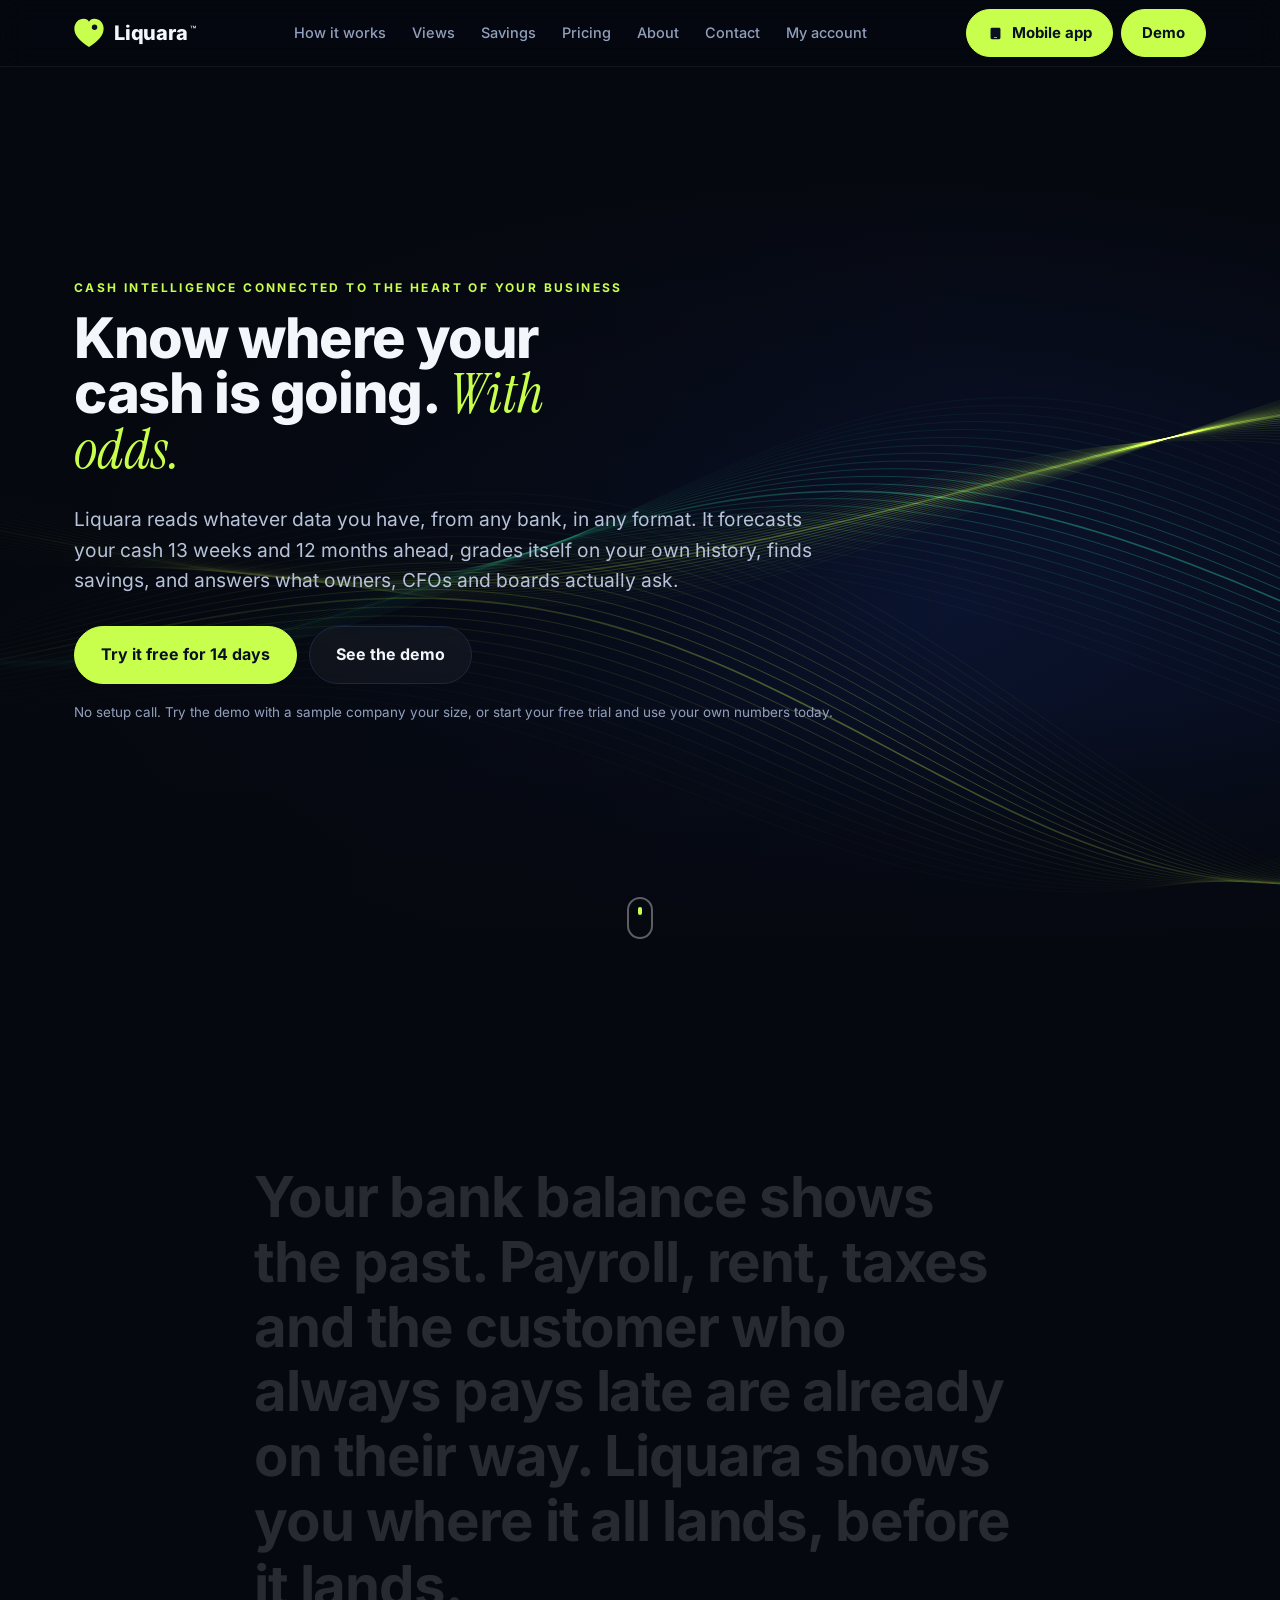
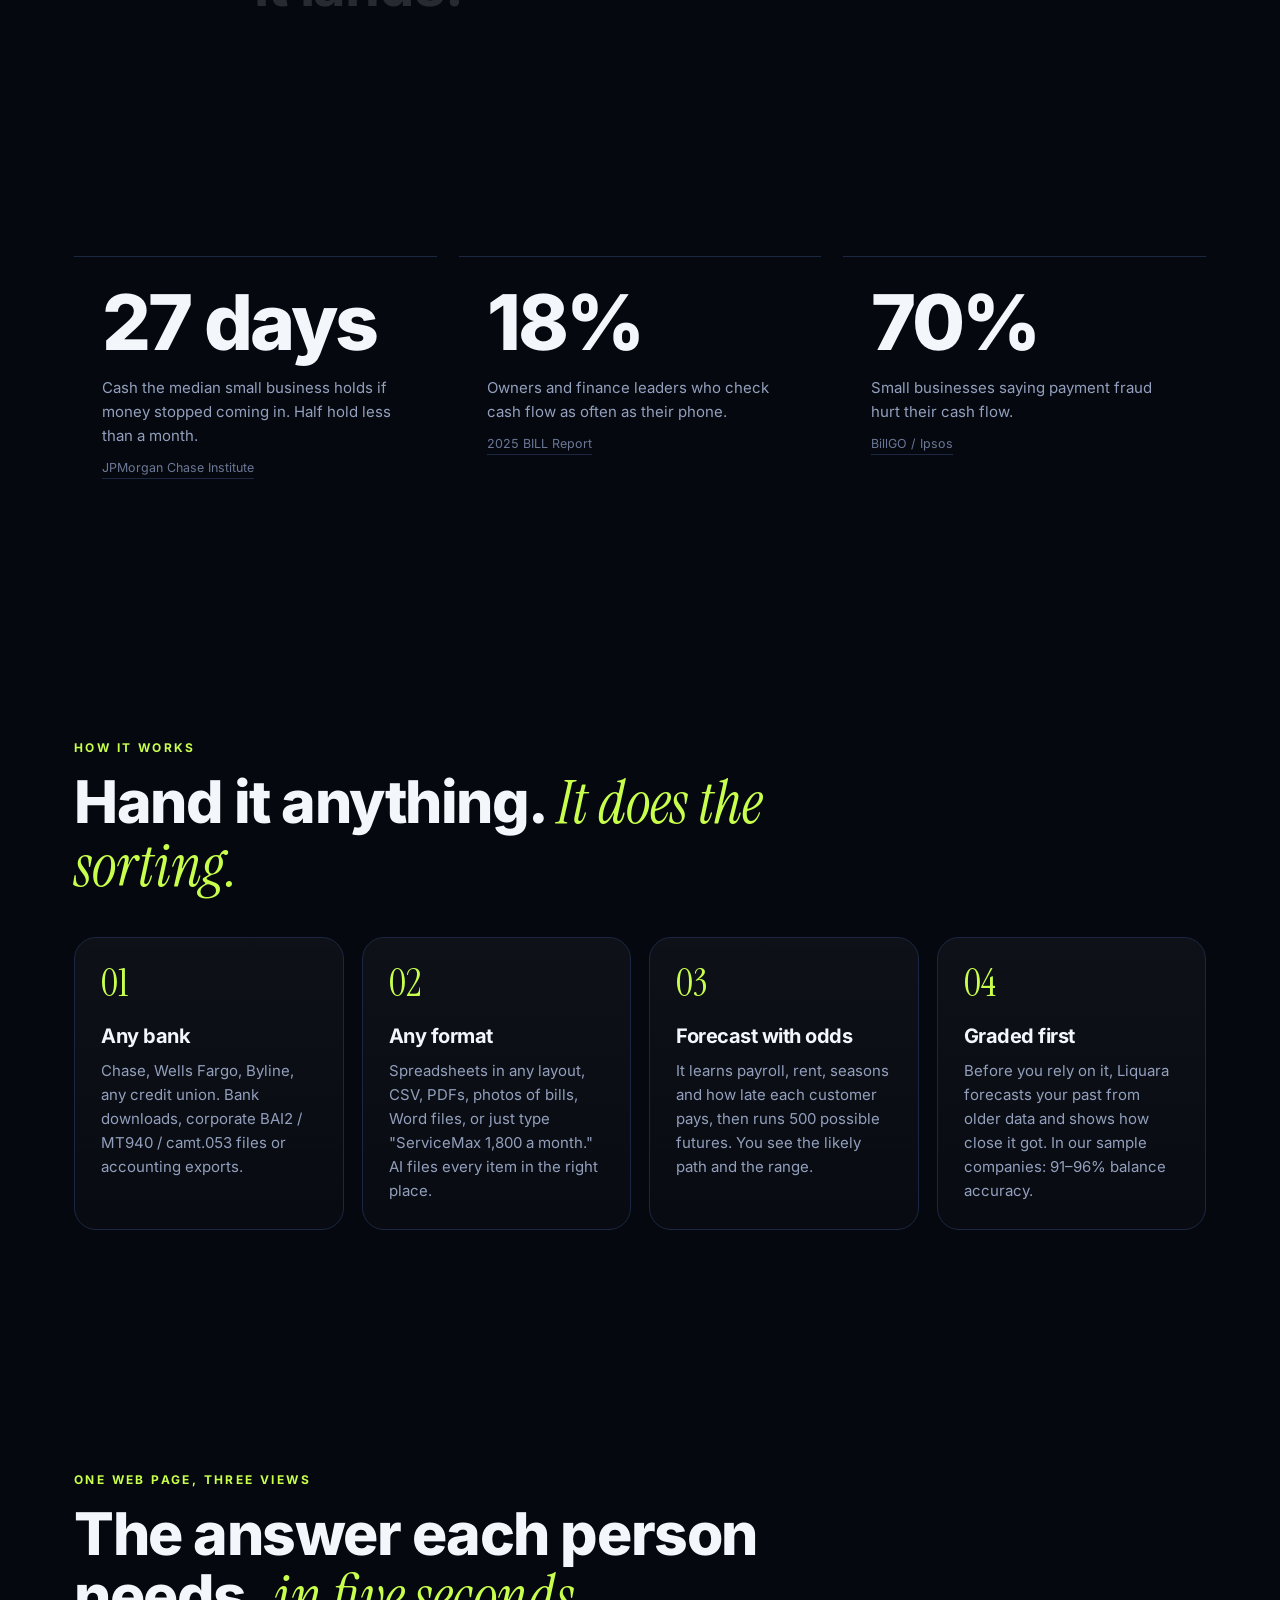
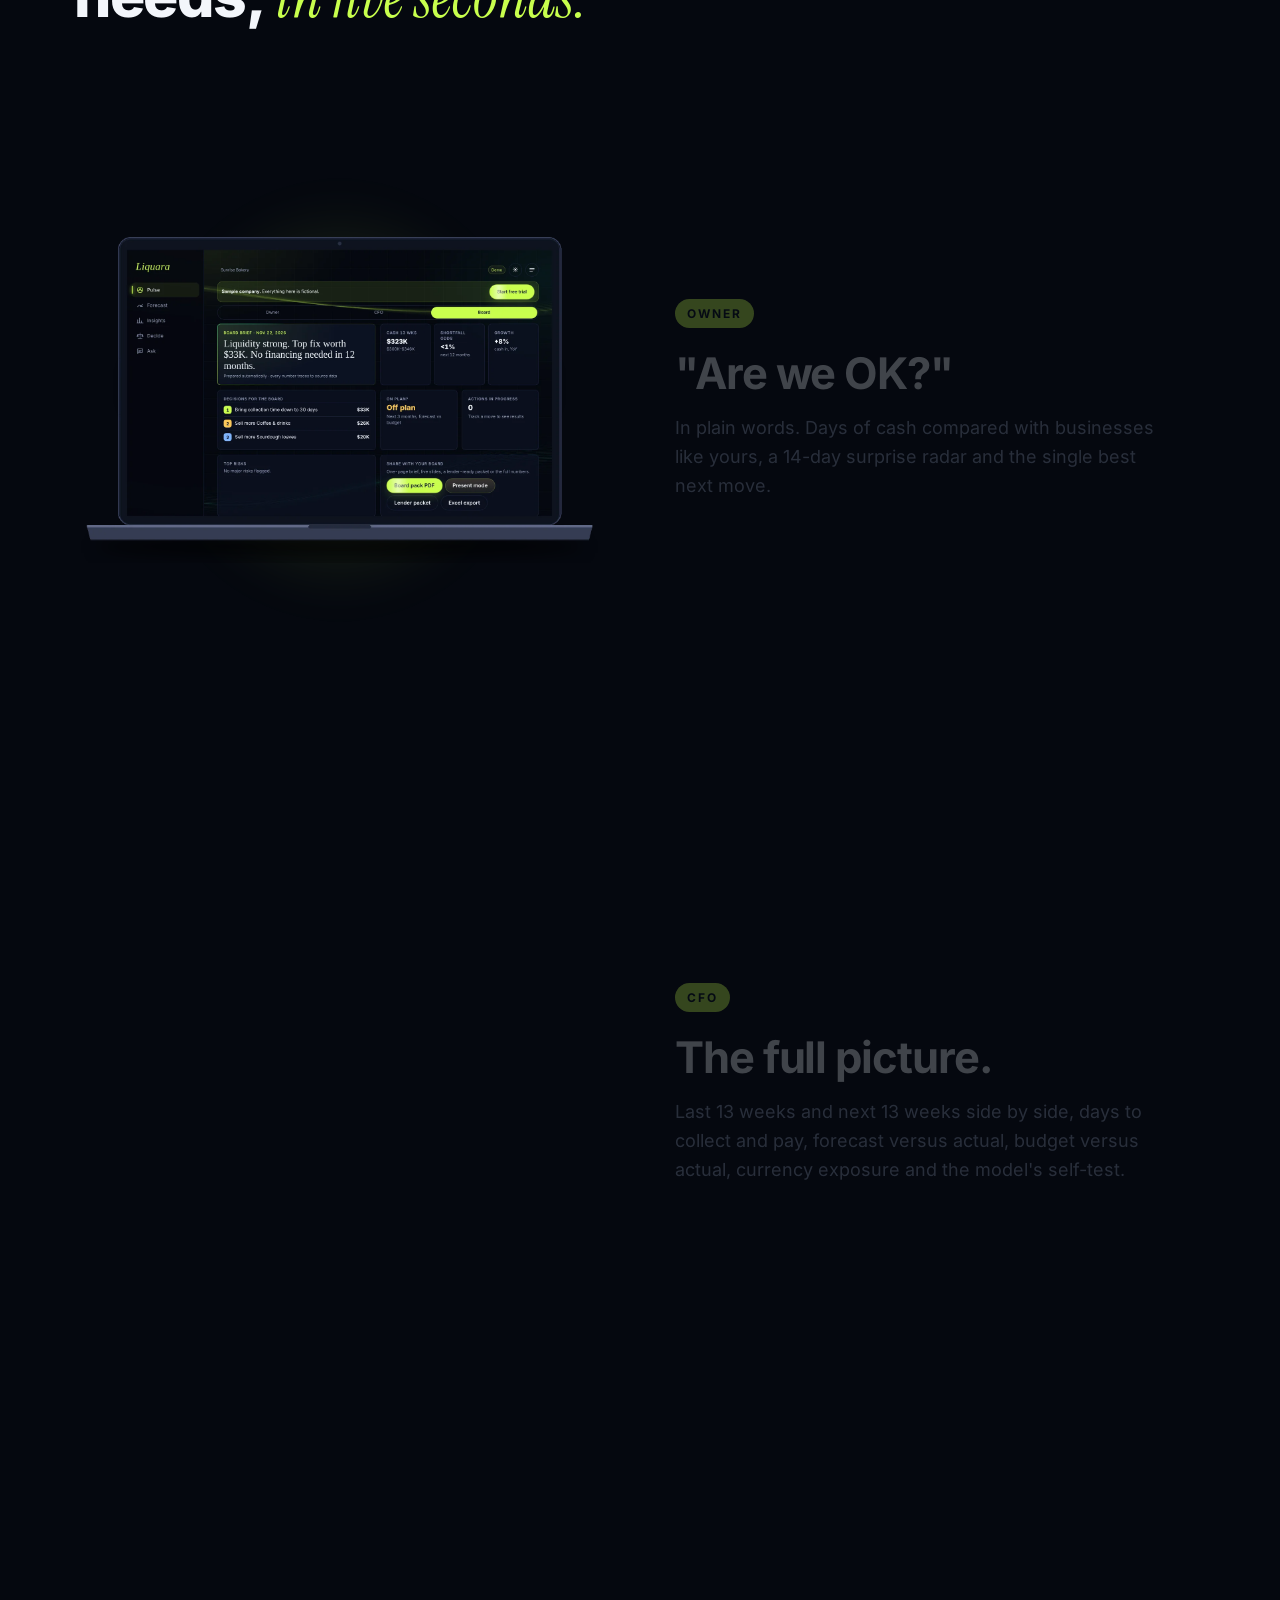
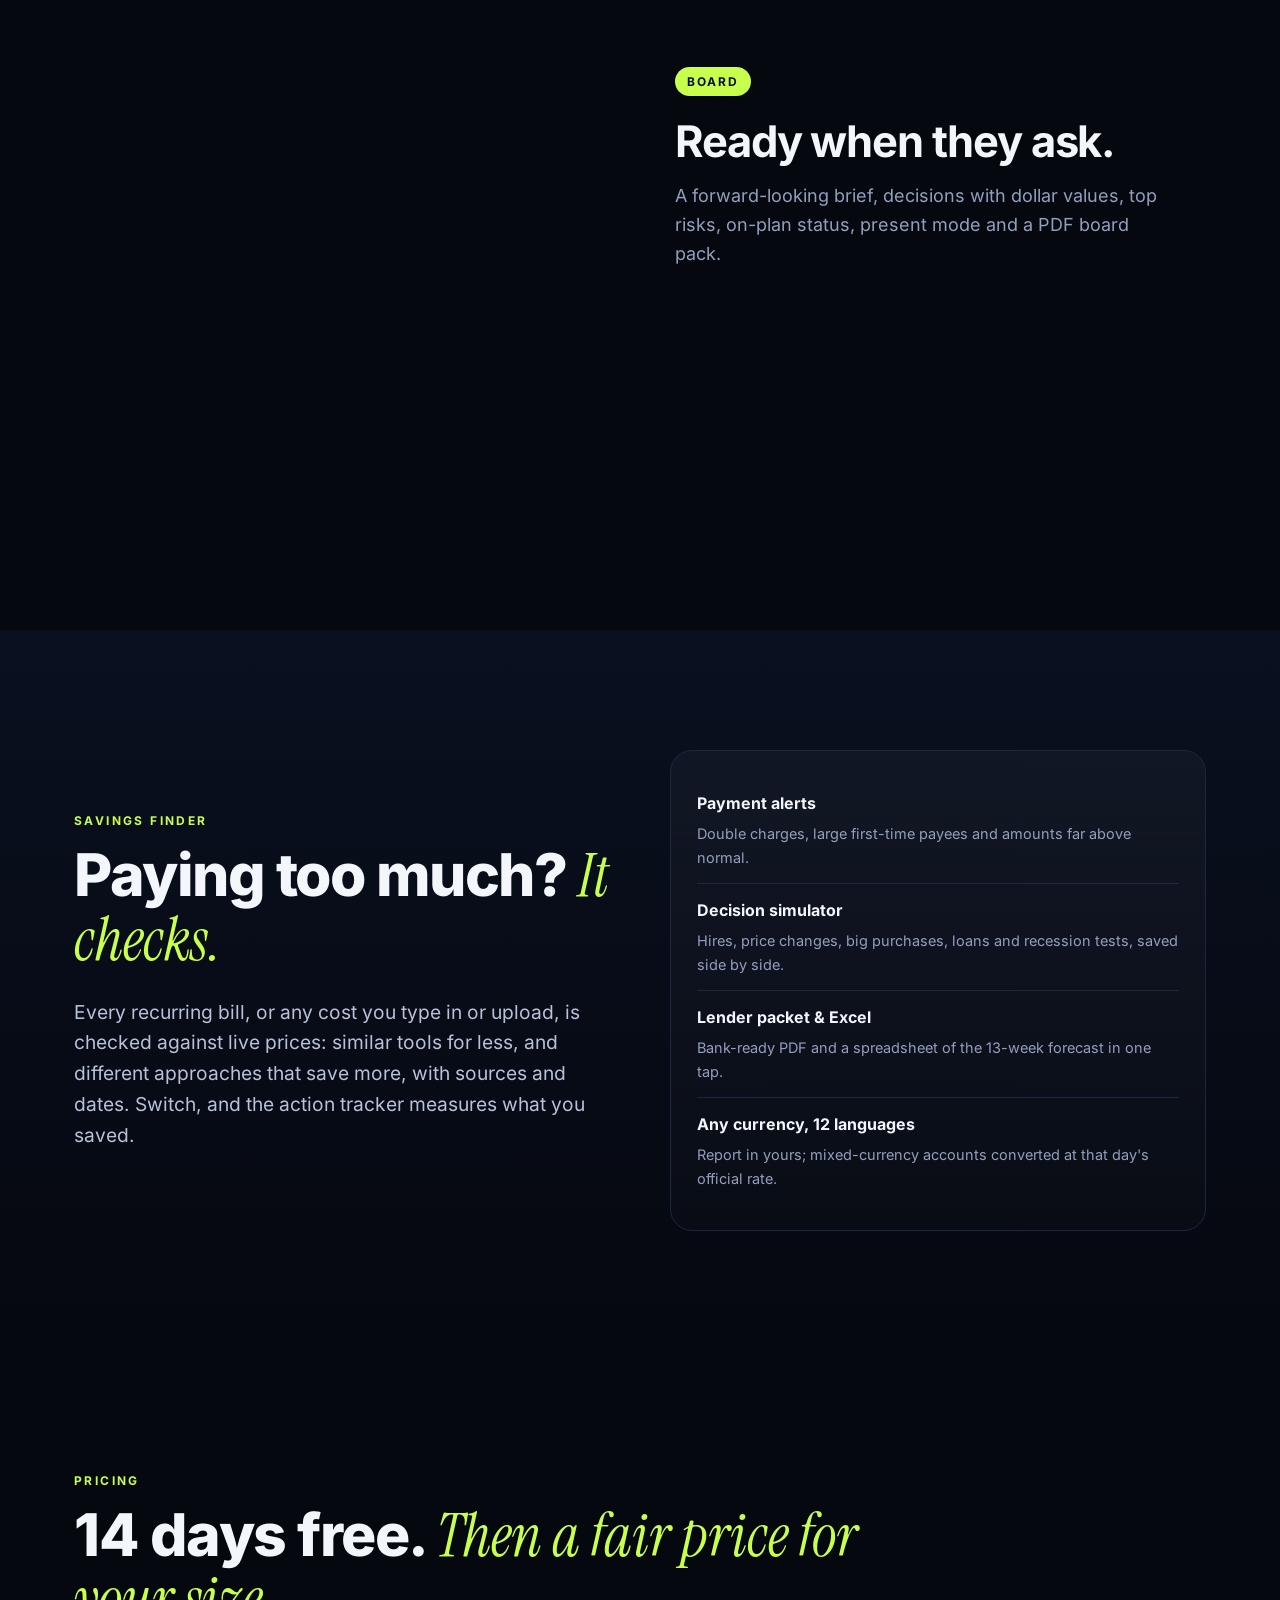
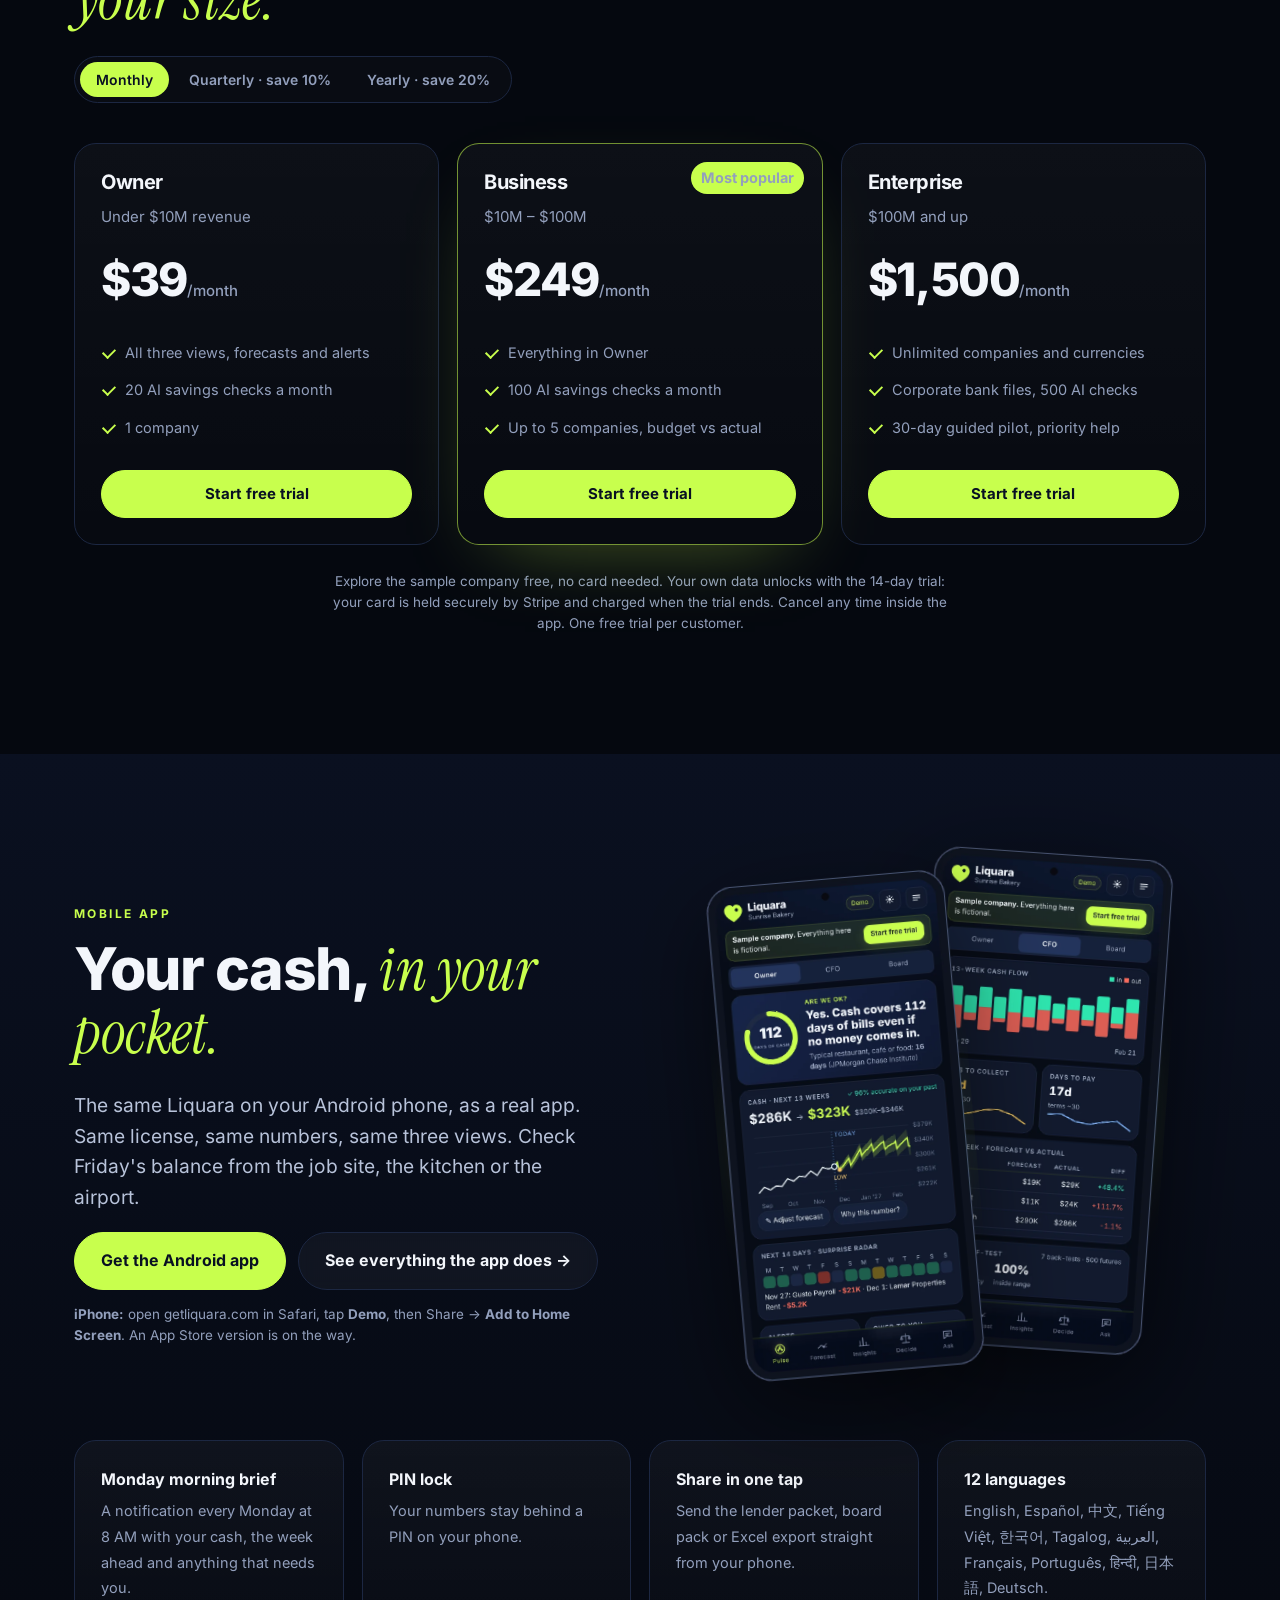
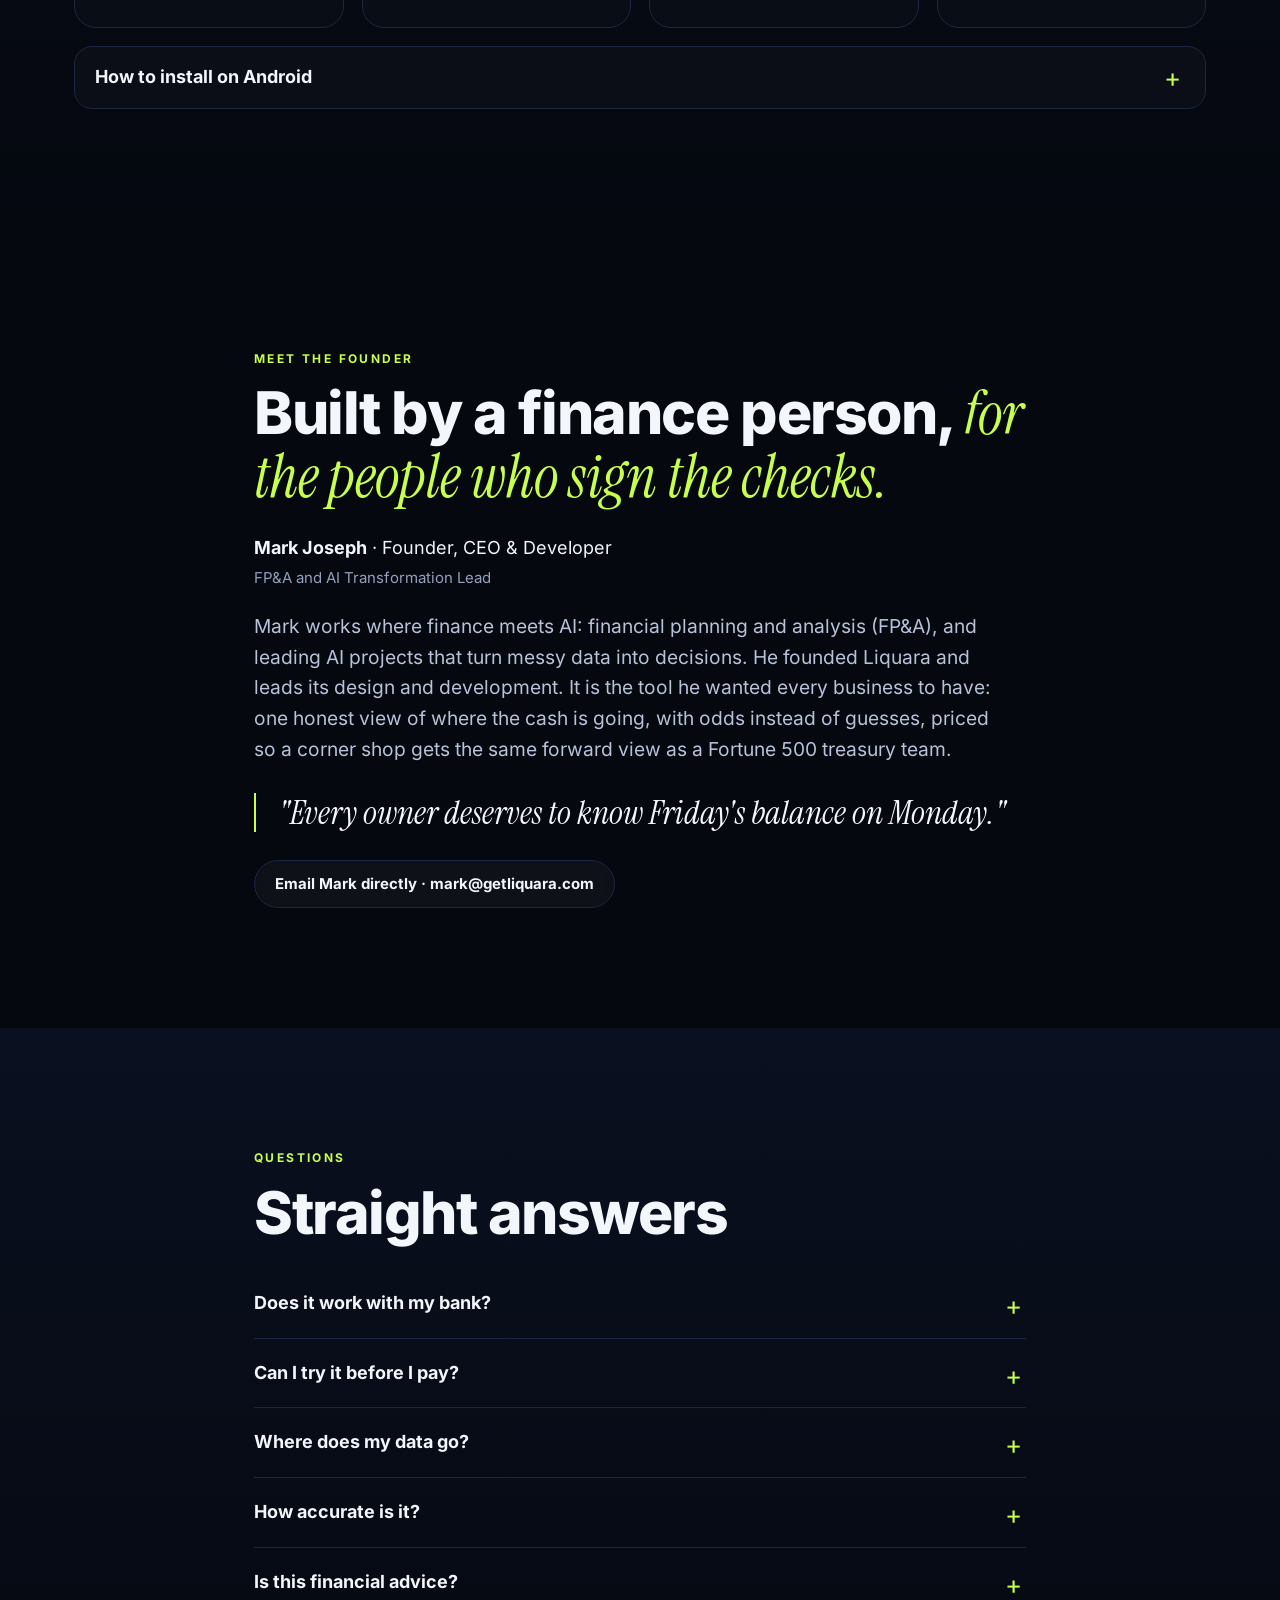
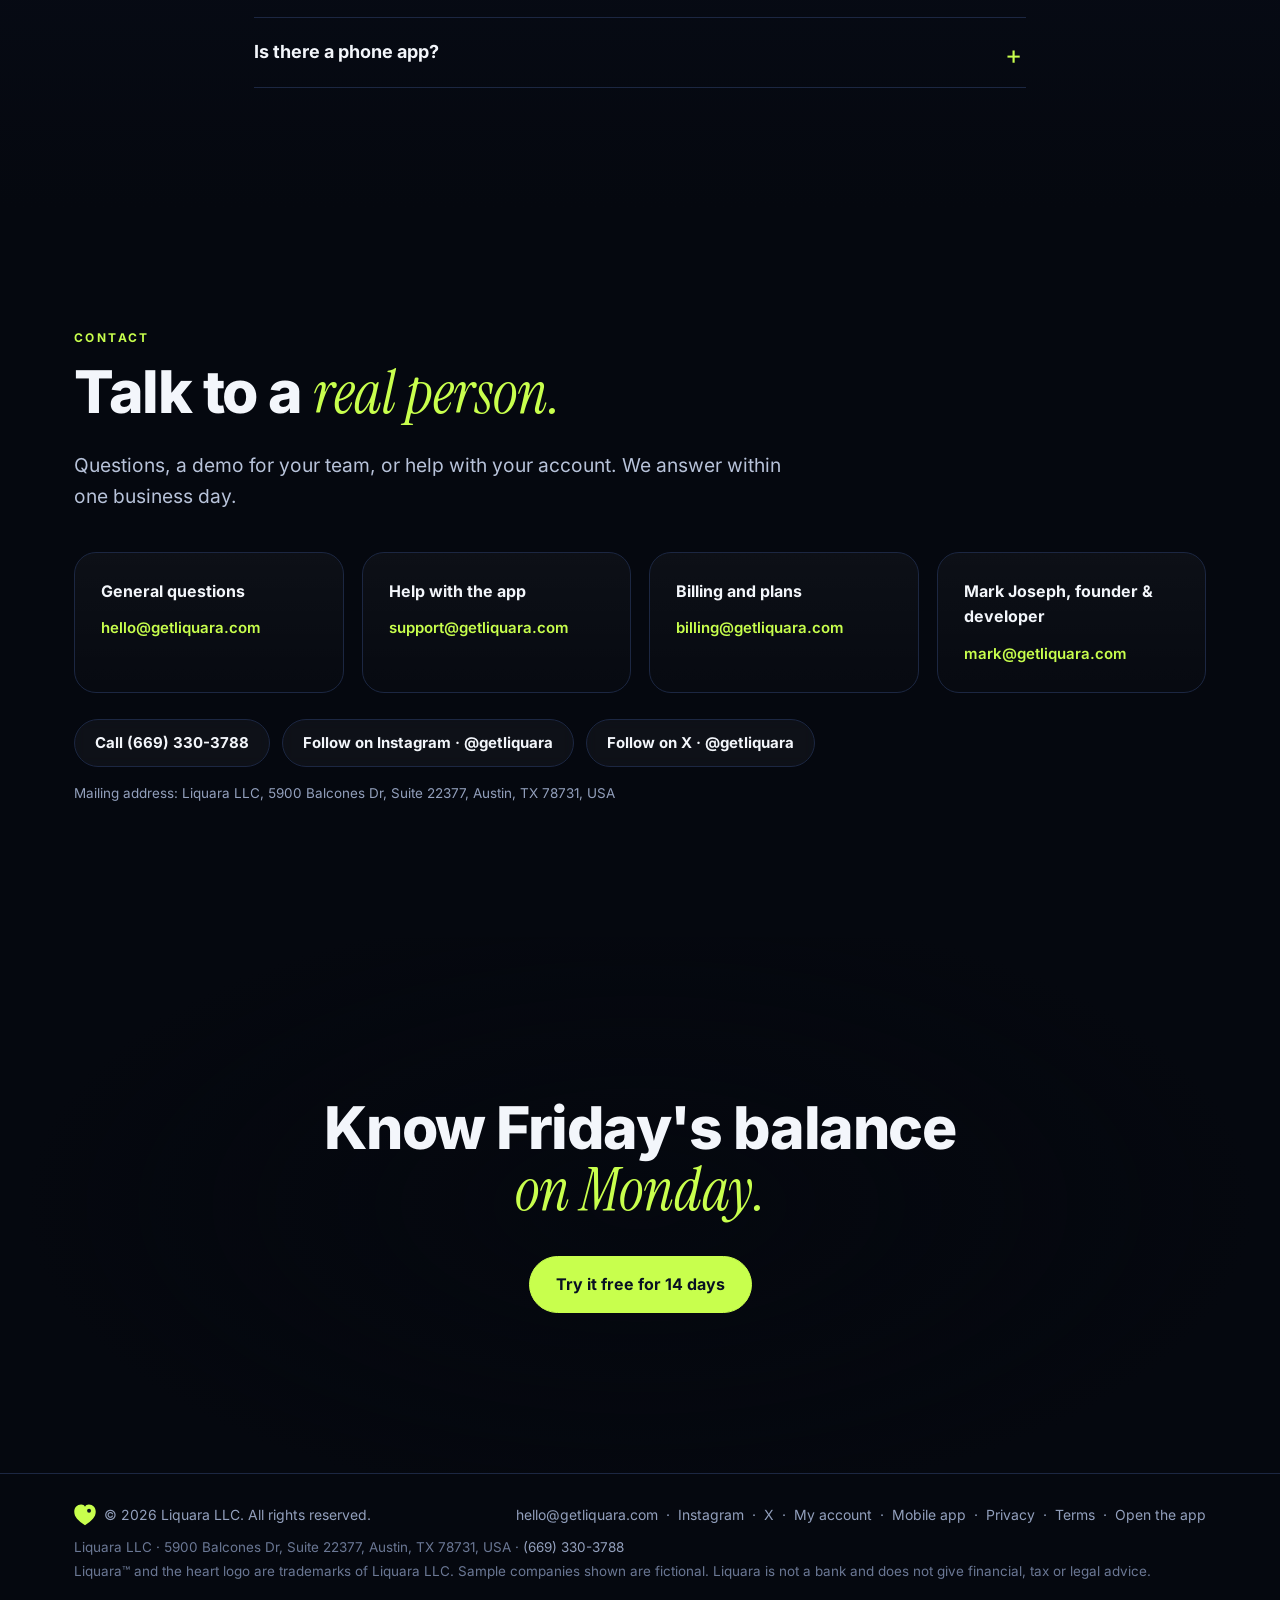
<file: index.html>
<!DOCTYPE html>
<html lang="en">
<head>
<meta charset="utf-8">
<meta http-equiv="Content-Security-Policy" content="default-src 'none'; script-src 'self' https://static.cloudflareinsights.com; style-src 'self' 'unsafe-inline'; font-src 'self' data:; img-src 'self' data:; connect-src 'self' https:; manifest-src 'self'; base-uri 'none'; form-action 'none'">
<meta name="viewport" content="width=device-width, initial-scale=1, viewport-fit=cover">
<title>Liquara · Cash intelligence connected to the heart of your business</title>
<meta name="description" content="Liquara reads any financial data, from any bank, forecasts cash with odds, tests itself on your own history, finds savings and answers the questions owners, CFOs and boards ask.">
<meta name="theme-color" content="#05080f">
<link rel="icon" href="icon-192.png">
<link rel="apple-touch-icon" href="apple-touch-icon.png">
<meta property="og:title" content="Liquara · Cash intelligence">
<meta property="og:description" content="Know where your cash is going, with odds. From corner shops to $1B groups.">
<meta property="og:image" content="site-desktop.jpg">
<script src="pre.js"></script>
<link rel="stylesheet" href="site.css">
<script type="application/ld+json">{"@context":"https://schema.org","@type":"Organization","name":"Liquara","legalName":"Liquara LLC","url":"https://getliquara.com/","logo":"https://getliquara.com/icon-512.png","email":"hello@getliquara.com","telephone":"+1-669-330-3788","sameAs":["https://www.instagram.com/getliquara/","https://x.com/getliquara"],"founder":{"@type":"Person","name":"Mark Joseph","jobTitle":"Founder, CEO & Developer"},"address":{"@type":"PostalAddress","streetAddress":"5900 Balcones Dr, Suite 22377","addressLocality":"Austin","addressRegion":"TX","postalCode":"78731","addressCountry":"US"}}</script>
<script src="analytics.js" defer></script>
</head>
<body class="home">
<a class="skip" href="#content">Skip to content</a>
<header class="nav"><div class="wrap row"><a class="brand" href="#top" aria-label="Liquara home"><img src="logo.svg" alt="" width="30" height="30"><span>Liquara<span aria-hidden="true" style="font-size:.5em;font-weight:700;margin-left:2px;position:relative;top:-.72em;opacity:.85">™</span></span></a><nav><a href="#how">How it works</a><a href="#views">Views</a><a href="#savings">Savings</a><a href="#pricing">Pricing</a><a href="#founder">About</a><a href="#contact">Contact</a><a href="account">My account</a></nav><div class="hbtns"><a class="btn pri appbtn" href="mobile"><svg viewBox="0 0 24 24" width="17" height="17" fill="currentColor" aria-hidden="true"><path d="M7 4h10a2 2 0 0 1 2 2v12a2 2 0 0 1-2 2H7a2 2 0 0 1-2-2V6a2 2 0 0 1 2-2zm3 14h4v-1h-4z"/></svg><span class="l">Mobile app</span><span class="s">App</span></a><a class="btn pri demobtn" href="app#demo">Demo</a></div></div></header><span id="content" tabindex="-1"></span>
<nav class="mnav"><a href="#how">How it works</a><a href="#views">Views</a><a href="#savings">Savings</a><a href="#pricing">Pricing</a><a href="#founder">About</a><a href="#faq">FAQ</a><a href="account">My account</a><a href="#contact">Contact</a></nav>

<!-- 1. HERO -->
<section class="hero" id="top">
  <canvas id="flow" aria-hidden="true"></canvas>
  <div class="hero-in wrap">
    <div class="eyebrow rv">Cash intelligence connected to the heart of your business</div>
    <h1 class="rv">Know where your cash is going. <em>With odds.</em></h1>
    <p class="lead rv">Liquara reads whatever data you have, from any bank, in any format. It forecasts your cash 13 weeks and 12 months ahead, grades itself on your own history, finds savings, and answers what owners, CFOs and boards actually ask.</p>
    <div class="row cta rv"><a class="btn pri big" href="app#plans">Try it free for 14 days</a><a class="btn ghost big" href="app#demo">See the demo</a></div>
    <p class="tiny rv">No setup call. Try the demo with a sample company your size, or start your free trial and use your own numbers today.</p>
  </div>
  <a class="scroll" href="#story" aria-label="Scroll down"><span></span></a>
</section>

<!-- 2. THE PROBLEM, word by word -->
<section id="story" class="chapter">
  <div class="wrap narrow"><p class="scrub" id="scrub">Your bank balance shows the past. Payroll, rent, taxes and the customer who always pays late are already on their way. <b>Liquara shows you where it all lands, before it lands.</b></p></div>
</section>

<!-- 3. STATS -->
<section class="stats"><div class="wrap three">
  <div class="rv"><b><span data-count="27">0</span> days</b><span>Cash the median small business holds if money stopped coming in. Half hold less than a month.</span><a href="https://www.jpmorganchase.com/institute/all-topics/business-growth-and-entrepreneurship/report-cash-flows-balances-and-buffer-days" target="_blank" rel="noopener">JPMorgan Chase Institute</a></div>
  <div class="rv"><b><span data-count="18">0</span>%</b><span>Owners and finance leaders who check cash flow as often as their phone.</span><a href="https://fintechtakes.com/?p=3539" target="_blank" rel="noopener">2025 BILL Report</a></div>
  <div class="rv"><b><span data-count="70">0</span>%</b><span>Small businesses saying payment fraud hurt their cash flow.</span><a href="https://lp.billgo.com/report-make-or-break-cash-flow" target="_blank" rel="noopener">BillGO / Ipsos</a></div>
</div></section>

<!-- 4. HOW IT WORKS -->
<section id="how"><div class="wrap">
  <div class="eyebrow rv">How it works</div><h2 class="rv">Hand it anything. <em>It does the sorting.</em></h2>
  <div class="cards four">
    <div class="card rv"><i>01</i><h3>Any bank</h3><p>Chase, Wells Fargo, Byline, any credit union. Bank downloads, corporate BAI2 / MT940 / camt.053 files or accounting exports.</p></div>
    <div class="card rv"><i>02</i><h3>Any format</h3><p>Spreadsheets in any layout, CSV, PDFs, photos of bills, Word files, or just type "ServiceMax 1,800 a month." AI files every item in the right place.</p></div>
    <div class="card rv"><i>03</i><h3>Forecast with odds</h3><p>It learns payroll, rent, seasons and how late each customer pays, then runs 500 possible futures. You see the likely path and the range.</p></div>
    <div class="card rv"><i>04</i><h3>Graded first</h3><p>Before you rely on it, Liquara forecasts your past from older data and shows how close it got. In our sample companies: 91–96% balance accuracy.</p></div>
  </div>
</div></section>

<!-- 5. THREE VIEWS, sticky story -->
<section id="views" class="views"><div class="wrap">
  <div class="eyebrow rv">One web page, three views</div><h2 class="rv">The answer each person needs, <em>in five seconds.</em></h2>
  <div class="vgrid">
    <div class="stage" aria-hidden="true"><img src="lap-owner.webp" alt="" class="on" data-v="0"><img src="lap-cfo.webp" alt="" data-v="1"><img src="lap-board.webp" alt="" data-v="2"><div class="halo"></div></div>
    <div class="steps">
      <div class="step" data-v="0"><img class="mshot" src="lap-owner.webp" alt="Owner view" loading="lazy"><span class="tag">Owner</span><h3>"Are we OK?"</h3><p>In plain words. Days of cash compared with businesses like yours, a 14-day surprise radar and the single best next move.</p></div>
      <div class="step" data-v="1"><img class="mshot" src="lap-cfo.webp" alt="CFO view" loading="lazy"><span class="tag">CFO</span><h3>The full picture.</h3><p>Last 13 weeks and next 13 weeks side by side, days to collect and pay, forecast versus actual, budget versus actual, currency exposure and the model's self-test.</p></div>
      <div class="step" data-v="2"><img class="mshot" src="lap-board.webp" alt="Board view" loading="lazy"><span class="tag">Board</span><h3>Ready when they ask.</h3><p>A forward-looking brief, decisions with dollar values, top risks, on-plan status, present mode and a PDF board pack.</p></div>
    </div>
  </div>
</div></section>

<!-- 6. SAVINGS -->
<section id="savings" class="alt"><div class="wrap grid2">
  <div><div class="eyebrow rv">Savings finder</div><h2 class="rv">Paying too much? <em>It checks.</em></h2><p class="lead rv">Every recurring bill, or any cost you type in or upload, is checked against live prices: similar tools for less, and different approaches that save more, with sources and dates. Switch, and the action tracker measures what you saved.</p></div>
  <div class="card list rv"><div><b>Payment alerts</b><span>Double charges, large first-time payees and amounts far above normal.</span></div><div><b>Decision simulator</b><span>Hires, price changes, big purchases, loans and recession tests, saved side by side.</span></div><div><b>Lender packet & Excel</b><span>Bank-ready PDF and a spreadsheet of the 13-week forecast in one tap.</span></div><div><b>Any currency, 12 languages</b><span>Report in yours; mixed-currency accounts converted at that day's official rate.</span></div></div>
</div></section>

<!-- 7. PRICING -->
<section id="pricing"><div class="wrap">
  <div class="eyebrow rv">Pricing</div><h2 class="rv">14 days free. <em>Then a fair price for your size.</em></h2>
  <div class="seg rv" role="tablist"><button data-p="1" class="on">Monthly</button><button data-p="0.9">Quarterly · save 10%</button><button data-p="0.8">Yearly · save 20%</button></div>
  <div class="cards three">
    <div class="card plan rv"><h3>Owner</h3><p class="tiny">Under $10M revenue</p><div class="price" data-m="39">$39<span>/month</span></div><ul><li>All three views, forecasts and alerts</li><li>20 AI savings checks a month</li><li>1 company</li></ul><a class="btn pri full" href="app#plans">Start free trial</a></div>
    <div class="card plan rec rv"><span class="badge">Most popular</span><h3>Business</h3><p class="tiny">$10M – $100M</p><div class="price" data-m="249">$249<span>/month</span></div><ul><li>Everything in Owner</li><li>100 AI savings checks a month</li><li>Up to 5 companies, budget vs actual</li></ul><a class="btn pri full" href="app#plans">Start free trial</a></div>
    <div class="card plan rv"><h3>Enterprise</h3><p class="tiny">$100M and up</p><div class="price" data-m="1500">$1,500<span>/month</span></div><ul><li>Unlimited companies and currencies</li><li>Corporate bank files, 500 AI checks</li><li>30-day guided pilot, priority help</li></ul><a class="btn pri full" href="app#plans">Start free trial</a></div>
  </div>
  <p class="tiny center">Explore the sample company free, no card needed. Your own data unlocks with the 14-day trial: your card is held securely by Stripe and charged when the trial ends. Cancel any time inside the app. One free trial per customer.</p>
</div></section>

<!-- 8. MOBILE -->
<section id="mobile" class="alt"><div class="wrap grid2">
  <div><div class="eyebrow rv">Mobile app</div><h2 class="rv">Your cash, <em>in your pocket.</em></h2><p class="lead rv">The same Liquara on your Android phone, as a real app. Same license, same numbers, same three views. Check Friday's balance from the job site, the kitchen or the airport.</p>
  <div class="row cta rv"><a class="btn pri big" href="mobile#get">Get the Android app</a><a class="btn ghost big" href="mobile">See everything the app does →</a></div>
  <p class="tiny rv" style="margin-top:14px"><b>iPhone:</b> open getliquara.com in Safari, tap <b>Demo</b>, then Share → <b>Add to Home Screen</b>. An App Store version is on the way.</p></div>
  <div class="rv phones2"><img src="ph-owner.webp" alt="Liquara app: Owner view" loading="lazy"><img src="ph-cfo.webp" alt="Liquara app: CFO view" loading="lazy"></div>
</div>
<div class="wrap"><div class="cards four small-cards">
  <div class="card rv"><b>Monday morning brief</b><span>A notification every Monday at 8 AM with your cash, the week ahead and anything that needs you.</span></div>
  <div class="card rv"><b>PIN lock</b><span>Your numbers stay behind a PIN on your phone.</span></div>
  <div class="card rv"><b>Share in one tap</b><span>Send the lender packet, board pack or Excel export straight from your phone.</span></div>
  <div class="card rv"><b>12 languages</b><span>English, Español, 中文, Tiếng Việt, 한국어, Tagalog, العربية, Français, Português, हिन्दी, 日本語, Deutsch.</span></div>
</div>
<details class="install rv"><summary>How to install on Android</summary><ol><li>Tap <b>Get the Android app</b>, enter your license key and tap <b>Download for Android</b>.</li><li>Open the downloaded <b>liquara.apk</b>.</li><li>If asked, allow installs from your browser, then tap <b>Install</b>.</li><li>Open Liquara, tap <b>Have a license key?</b> and paste your key.</li></ol><p>Included in every plan. Your license key is in your welcome email and in My account. Download again any time to get the newest version.</p></details></div>
</section>

<!-- 9. FOUNDER -->
<section id="founder"><div class="wrap narrow founder">
  <div>
    <div class="eyebrow rv">Meet the founder</div>
    <h2 class="rv">Built by a finance person, <em>for the people who sign the checks.</em></h2>
    <p class="who rv"><b>Mark Joseph</b> · Founder, CEO &amp; Developer<br><span>FP&amp;A and AI Transformation Lead</span></p>
    <p class="lead rv">Mark works where finance meets AI: financial planning and analysis (FP&amp;A), and leading AI projects that turn messy data into decisions. He founded Liquara and leads its design and development. It is the tool he wanted every business to have: one honest view of where the cash is going, with odds instead of guesses, priced so a corner shop gets the same forward view as a Fortune 500 treasury team.</p>
    <blockquote class="rv">"Every owner deserves to know Friday's balance on Monday."</blockquote>
    <a class="btn ghost rv" href="mailto:mark@getliquara.com">Email Mark directly · mark@getliquara.com</a>
  </div>
</div></section>

<!-- 10. FAQ -->
<section id="faq" class="alt"><div class="wrap narrow">
  <div class="eyebrow rv">Questions</div><h2 class="rv">Straight answers</h2>
  <details class="rv"><summary>Does it work with my bank?</summary><p>Yes. Every bank lets you download transactions (CSV, Excel, QFX/OFX or PDF), and Liquara reads all of them. Larger companies can use the BAI2, MT940 or camt.053 files their bank already sends. Automatic bank connections are coming soon.</p></details>
  <details class="rv"><summary>Can I try it before I pay?</summary><p>Yes. Pick your size and explore a full sample company, no card needed. To use your own data, start the 14-day free trial. Your card is charged only when the trial ends, and you can cancel any time in the app.</p></details>
  <details class="rv"><summary>Where does my data go?</summary><p>Your data is stored and analyzed on your own device. With a paid license, Liquara syncs it between your devices (website and phone): it's scrambled with your license key on your device before it's stored, and you can turn sync off or delete the synced copy any time. Only when you choose AI features (reading PDFs and photos, savings checks, news, competitors) is the relevant information sent securely to the AI service. Liquara never sells your data.</p></details>
  <details class="rv"><summary>How accurate is it?</summary><p>It tells you. Liquara forecasts your past from older data, compares with what really happened, picks the method that worked best for your business and widens the range by its own past misses. Accuracy depends on how complete your data is.</p></details>
  <details class="rv"><summary>Is this financial advice?</summary><p>No. Liquara gives you estimates and analysis to support your decisions. For tax, legal or investment decisions, talk to a qualified professional.</p></details>
  <details class="rv"><summary>Is there a phone app?</summary><p>Yes, for Android: see the <a href="mobile">mobile app page</a>. On a computer you can install Liquara from Chrome or Edge, and on iPhone add it to your home screen from Safari. Customers manage their plan in <a href="account">My account</a>.</p></details>
</div></section>

<!-- 11. CONTACT -->
<section id="contact"><div class="wrap">
  <div class="eyebrow rv">Contact</div><h2 class="rv">Talk to a <em>real person.</em></h2><p class="lead rv">Questions, a demo for your team, or help with your account. We answer within one business day.</p>
  <div class="cards four contact">
    <a class="card rv" href="mailto:hello@getliquara.com"><b>General questions</b><span>hello@getliquara.com</span></a>
    <a class="card rv" href="mailto:support@getliquara.com"><b>Help with the app</b><span>support@getliquara.com</span></a>
    <a class="card rv" href="mailto:billing@getliquara.com"><b>Billing and plans</b><span>billing@getliquara.com</span></a>
    <a class="card rv" href="mailto:mark@getliquara.com"><b>Mark Joseph, founder &amp; developer</b><span>mark@getliquara.com</span></a>
  </div>
  <p class="rv" style="margin:26px 0 0;display:flex;flex-wrap:wrap;gap:12px"><a class="btn ghost" href="tel:+16693303788">Call (669) 330-3788</a><a class="btn ghost" href="https://www.instagram.com/getliquara/" target="_blank" rel="noopener me">Follow on Instagram · @getliquara</a><a class="btn ghost" href="https://x.com/getliquara" target="_blank" rel="noopener me">Follow on X · @getliquara</a></p>
  <p class="tiny rv" style="margin-top:16px">Mailing address: Liquara LLC, 5900 Balcones Dr, Suite 22377, Austin, TX 78731, USA</p>
</div></section>

<!-- 12. FINAL CTA -->
<section class="final"><canvas id="flow2" aria-hidden="true"></canvas><div class="wrap center">
  <h2 class="rv">Know Friday's balance <em>on Monday.</em></h2>
  <div class="row cta rv" style="justify-content:center"><a class="btn pri big" href="app#plans">Try it free for 14 days</a></div>
</div></section>

<footer><div class="wrap row"><span><img src="logo.svg" alt="" width="22" height="22"> © 2026 Liquara LLC. All rights reserved.</span><span><a href="mailto:hello@getliquara.com">hello@getliquara.com</a> · <a href="https://www.instagram.com/getliquara/" target="_blank" rel="noopener me">Instagram</a> · <a href="https://x.com/getliquara" target="_blank" rel="noopener me">X</a> · <a href="account">My account</a> · <a href="mobile">Mobile app</a> · <a href="privacy">Privacy</a> · <a href="terms">Terms</a> · <a href="app">Open the app</a></span></div><p class="tiny wrap">Liquara LLC · 5900 Balcones Dr, Suite 22377, Austin, TX 78731, USA · <a href="tel:+16693303788" style="white-space:nowrap">(669) 330-3788</a></p><p class="tiny wrap" style="margin-top:4px">Liquara™ and the heart logo are trademarks of Liquara LLC. Sample companies shown are fictional. Liquara is not a bank and does not give financial, tax or legal advice.</p></footer>
<script src="site.js"></script>
<link rel="stylesheet" href="fonts.css">
</body>
</html>
</file>
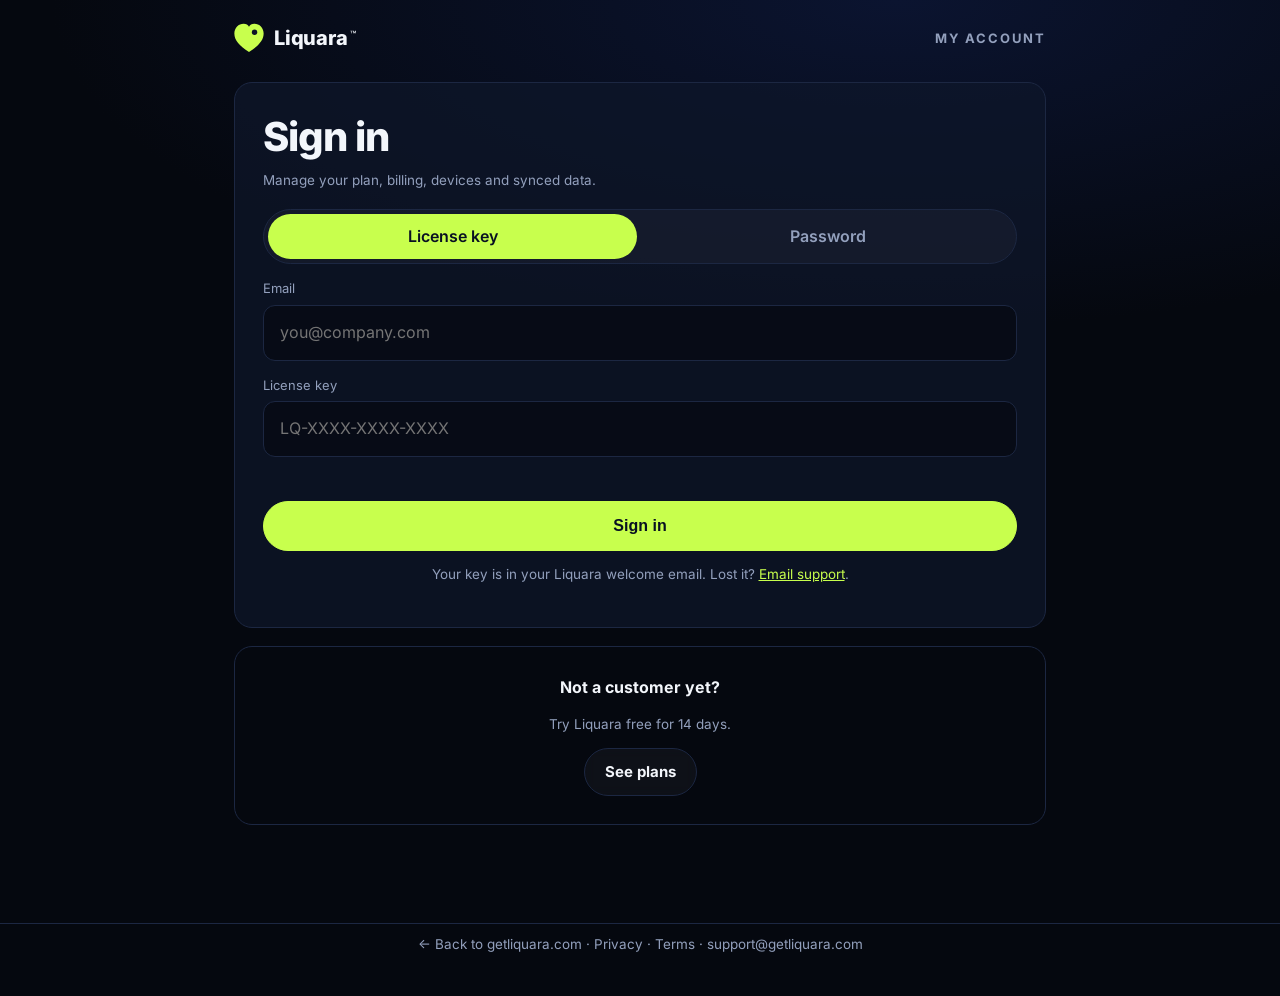
<file: account.html>
<!DOCTYPE html>
<html lang="en">
<head>
<meta charset="utf-8">
<meta http-equiv="Content-Security-Policy" content="default-src 'none'; script-src 'self' https://static.cloudflareinsights.com; style-src 'self' 'unsafe-inline'; font-src 'self' data:; img-src 'self' data:; connect-src 'self' https:; manifest-src 'self'; base-uri 'none'; form-action 'none'">
<meta name="viewport" content="width=device-width, initial-scale=1, viewport-fit=cover">
<title>My account · Liquara</title>
<meta name="description" content="Liquara reads any financial data, from any bank, forecasts cash with odds, tests itself on your own history, finds savings and answers the questions owners, CFOs and boards ask.">
<meta name="theme-color" content="#05080f">
<link rel="icon" href="icon-192.png">
<link rel="apple-touch-icon" href="apple-touch-icon.png">
<meta property="og:title" content="Liquara · Cash intelligence">
<meta property="og:description" content="Know where your cash is going, with odds. From corner shops to $1B groups.">
<meta property="og:image" content="site-desktop.jpg">
<script src="pre.js"></script>
<link rel="stylesheet" href="site.css">
<meta name="robots" content="noindex">
<meta name="referrer" content="no-referrer">
<script src="config.js"></script>
<script src="analytics.js" defer></script>
</head>
<body class="acctpage">
<a class="skip" href="#content">Skip to content</a>
<header class="abar"><a class="brand" href="./" aria-label="Back to the Liquara website"><img src="logo.svg" alt="" width="30" height="30"><span>Liquara<span aria-hidden="true" style="font-size:.5em;font-weight:700;margin-left:2px;position:relative;top:-.72em;opacity:.85">™</span></span></a><span class="abar-t">My account</span></header><span id="content" tabindex="-1"></span>
<main class="acct wrap"><div id="acct"><div class="acard center"><span class="aspin"></span></div></div></main>
<footer class="afoot"><a href="./">← Back to getliquara.com</a> · <a href="privacy">Privacy</a> · <a href="terms">Terms</a> · <a href="mailto:support@getliquara.com">support@getliquara.com</a></footer>
<script src="account.js"></script>
<link rel="stylesheet" href="fonts.css">
</body>
</html>
</file>
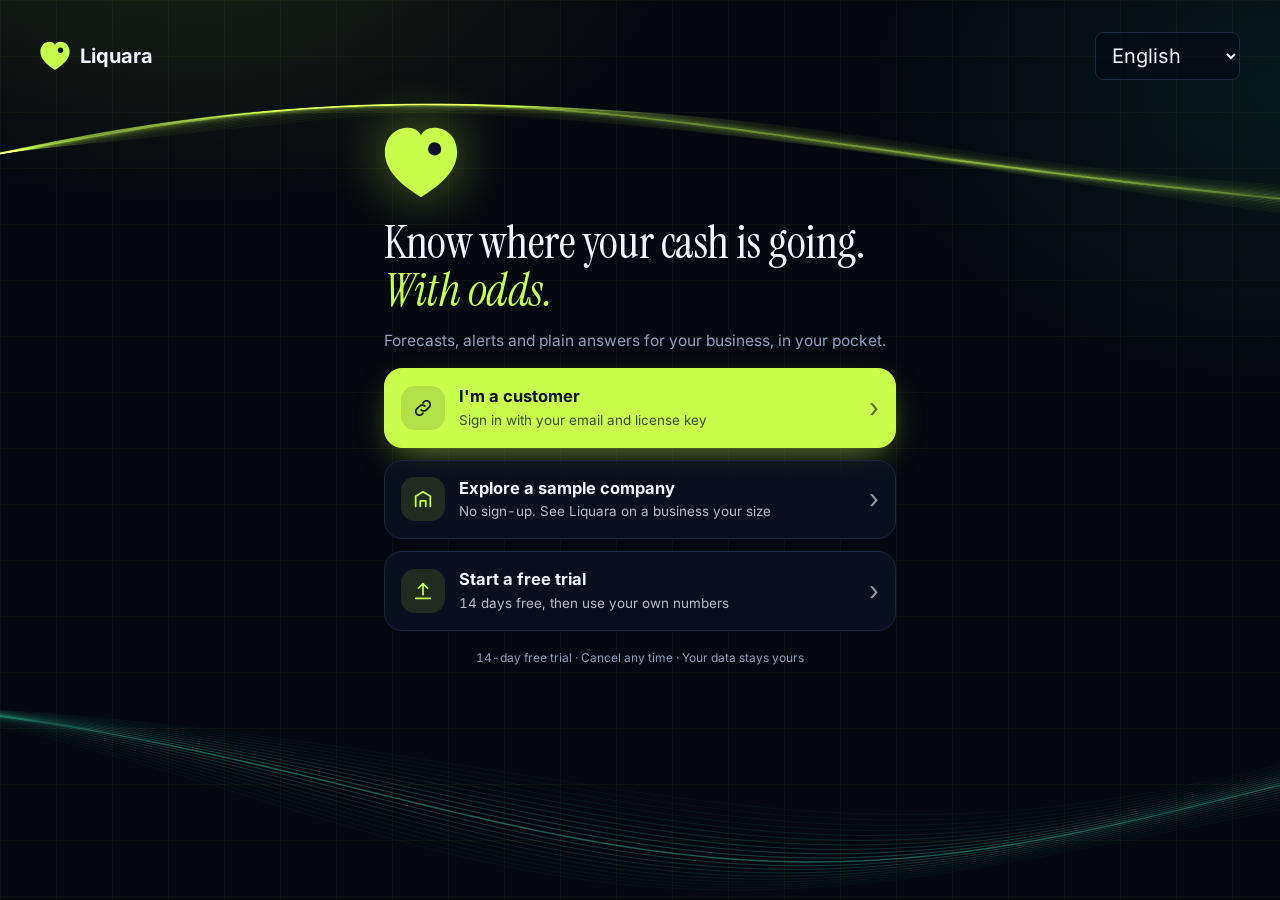
<file: app.html>
<!DOCTYPE html>
<html lang="en">
<head>
<meta charset="utf-8">
<meta name="viewport" content="width=device-width, initial-scale=1, viewport-fit=cover">
<meta name="theme-color" content="#070b16">
<meta name="mobile-web-app-capable" content="yes">
<meta name="apple-mobile-web-app-capable" content="yes">
<meta name="apple-mobile-web-app-title" content="Liquara">
<meta name="apple-mobile-web-app-status-bar-style" content="black-translucent">
<meta name="format-detection" content="telephone=no">
<meta name="description" content="Liquara: cash forecasting and business analysis that reads any data, tests itself on your history, and answers board questions.">
<meta name="referrer" content="no-referrer">
<title>Liquara · Cash intelligence</title>
<script src="config.js"></script>
<script src="boot.js"></script>
<link rel="manifest" href="manifest.webmanifest">
<link rel="icon" href="icon-192.png">
<link rel="apple-touch-icon" href="apple-touch-icon.png">
<link rel="stylesheet" href="app.css">
</head>
<body>
<div class="bgfx" aria-hidden="true"></div>
<div id="app"><div style="min-height:80vh;display:flex;align-items:center;justify-content:center"><span class="spin"></span></div></div>
<nav id="nav" style="display:none"></nav>
<script src="jszip.min.js"></script>
<script src="pdf-lib.min.js"></script>
<script src="engine.js"></script>
<script src="qa.js"></script>
<script src="demo.js"></script>
<script src="license-pub.js"></script>
<script src="i18n.js"></script>
<script src="app.js"></script>
</body>
</html>
</file>
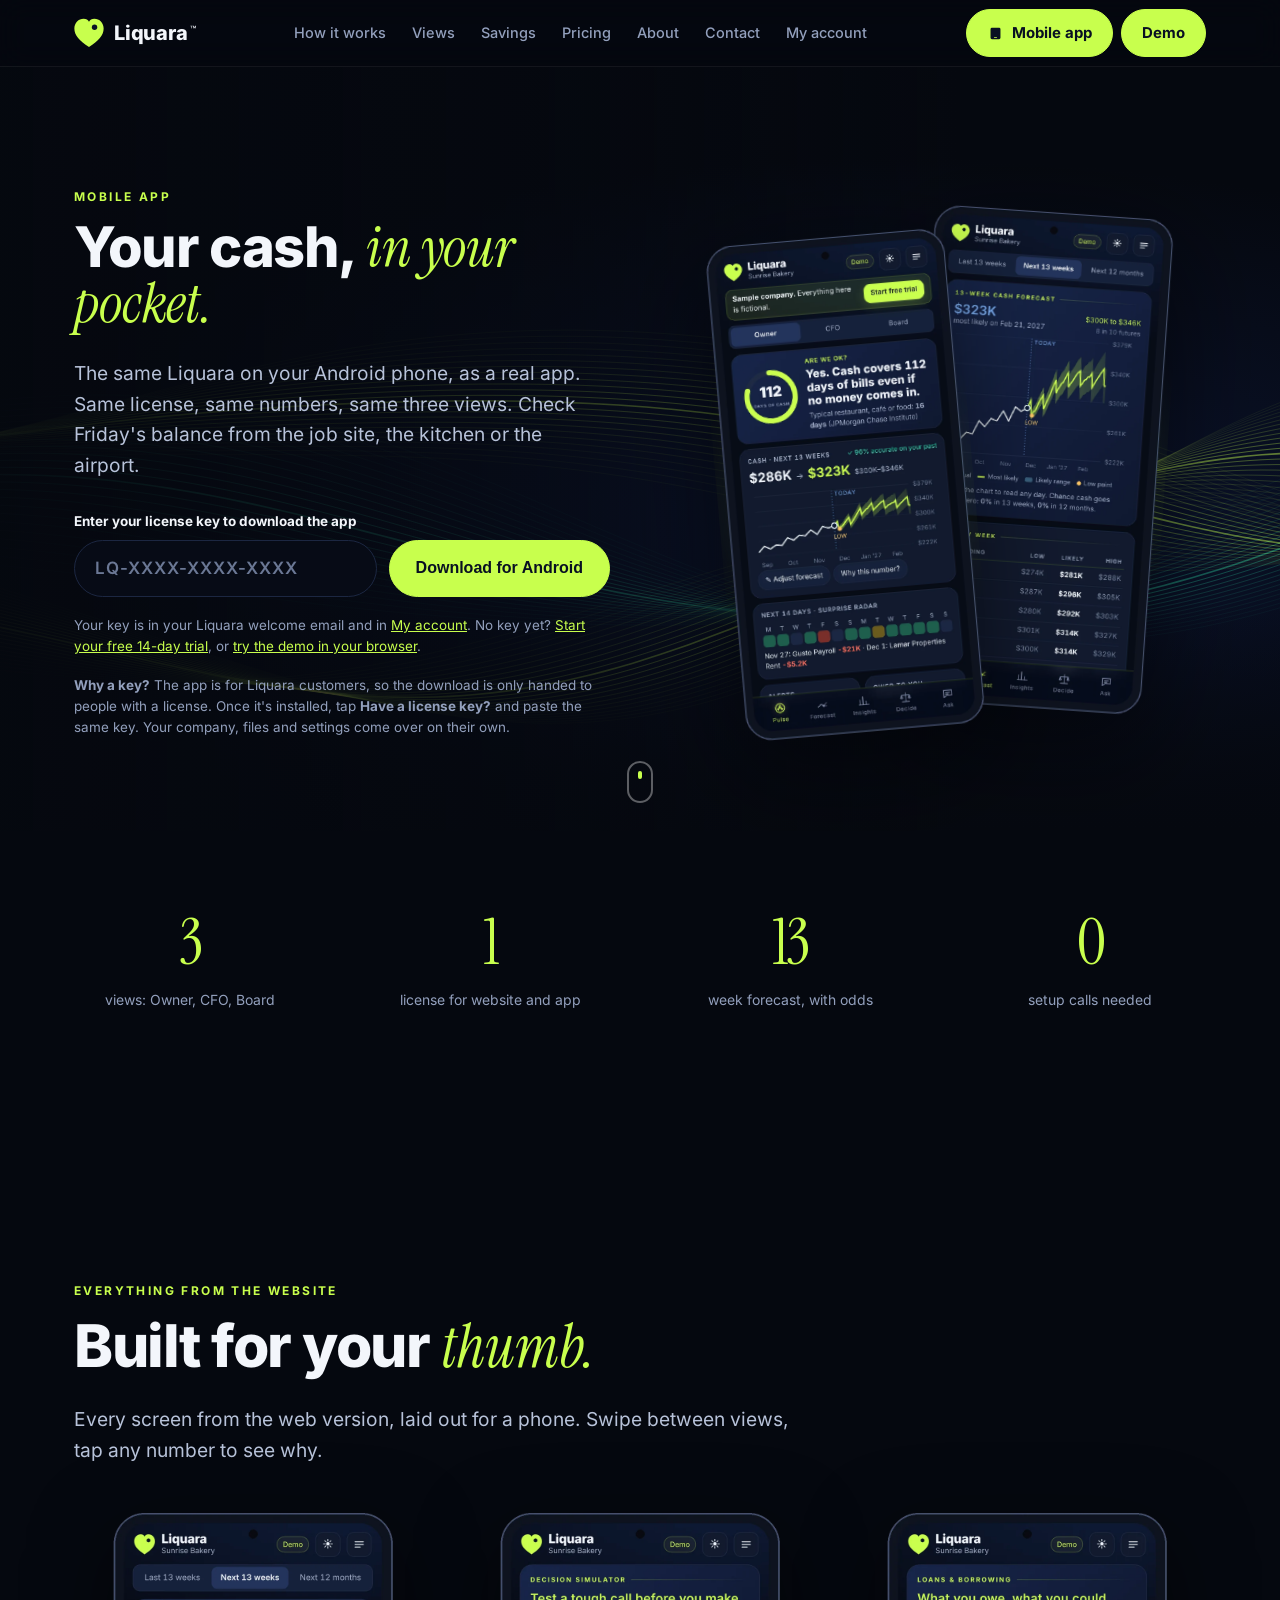
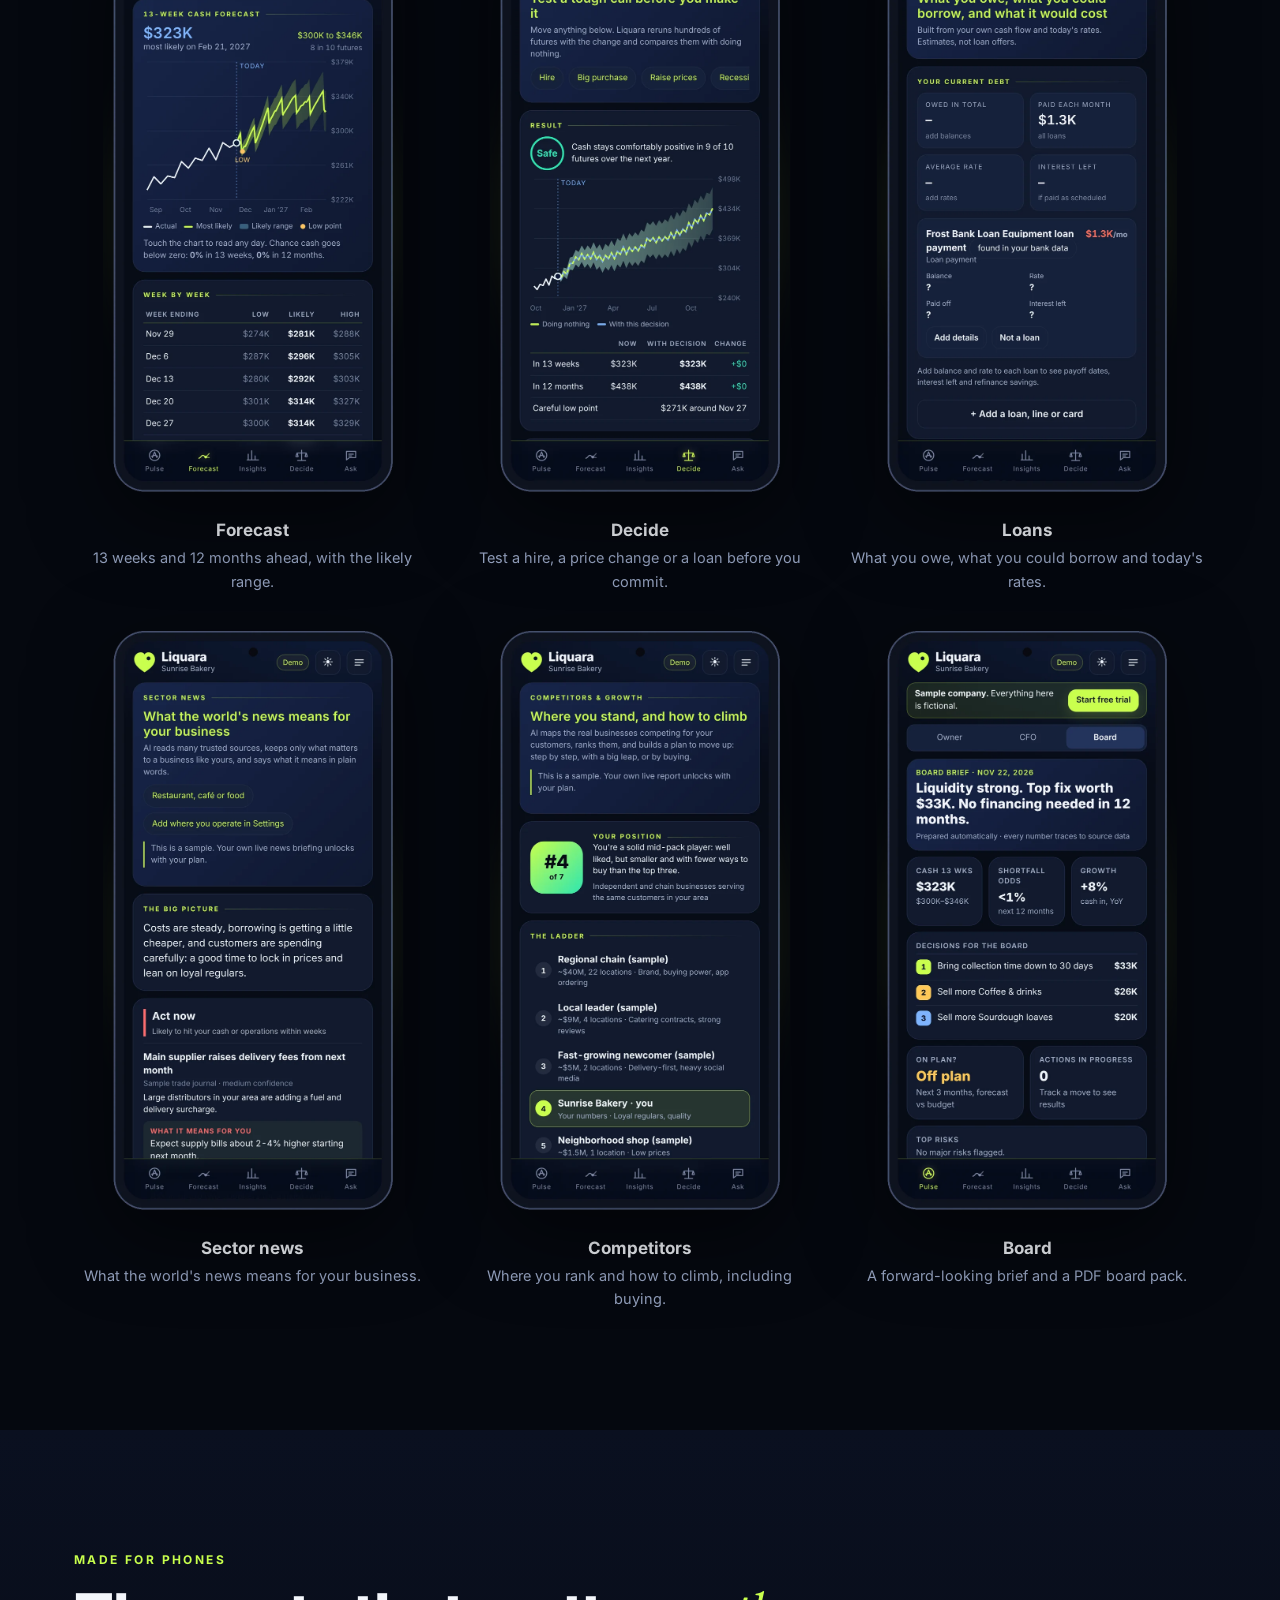
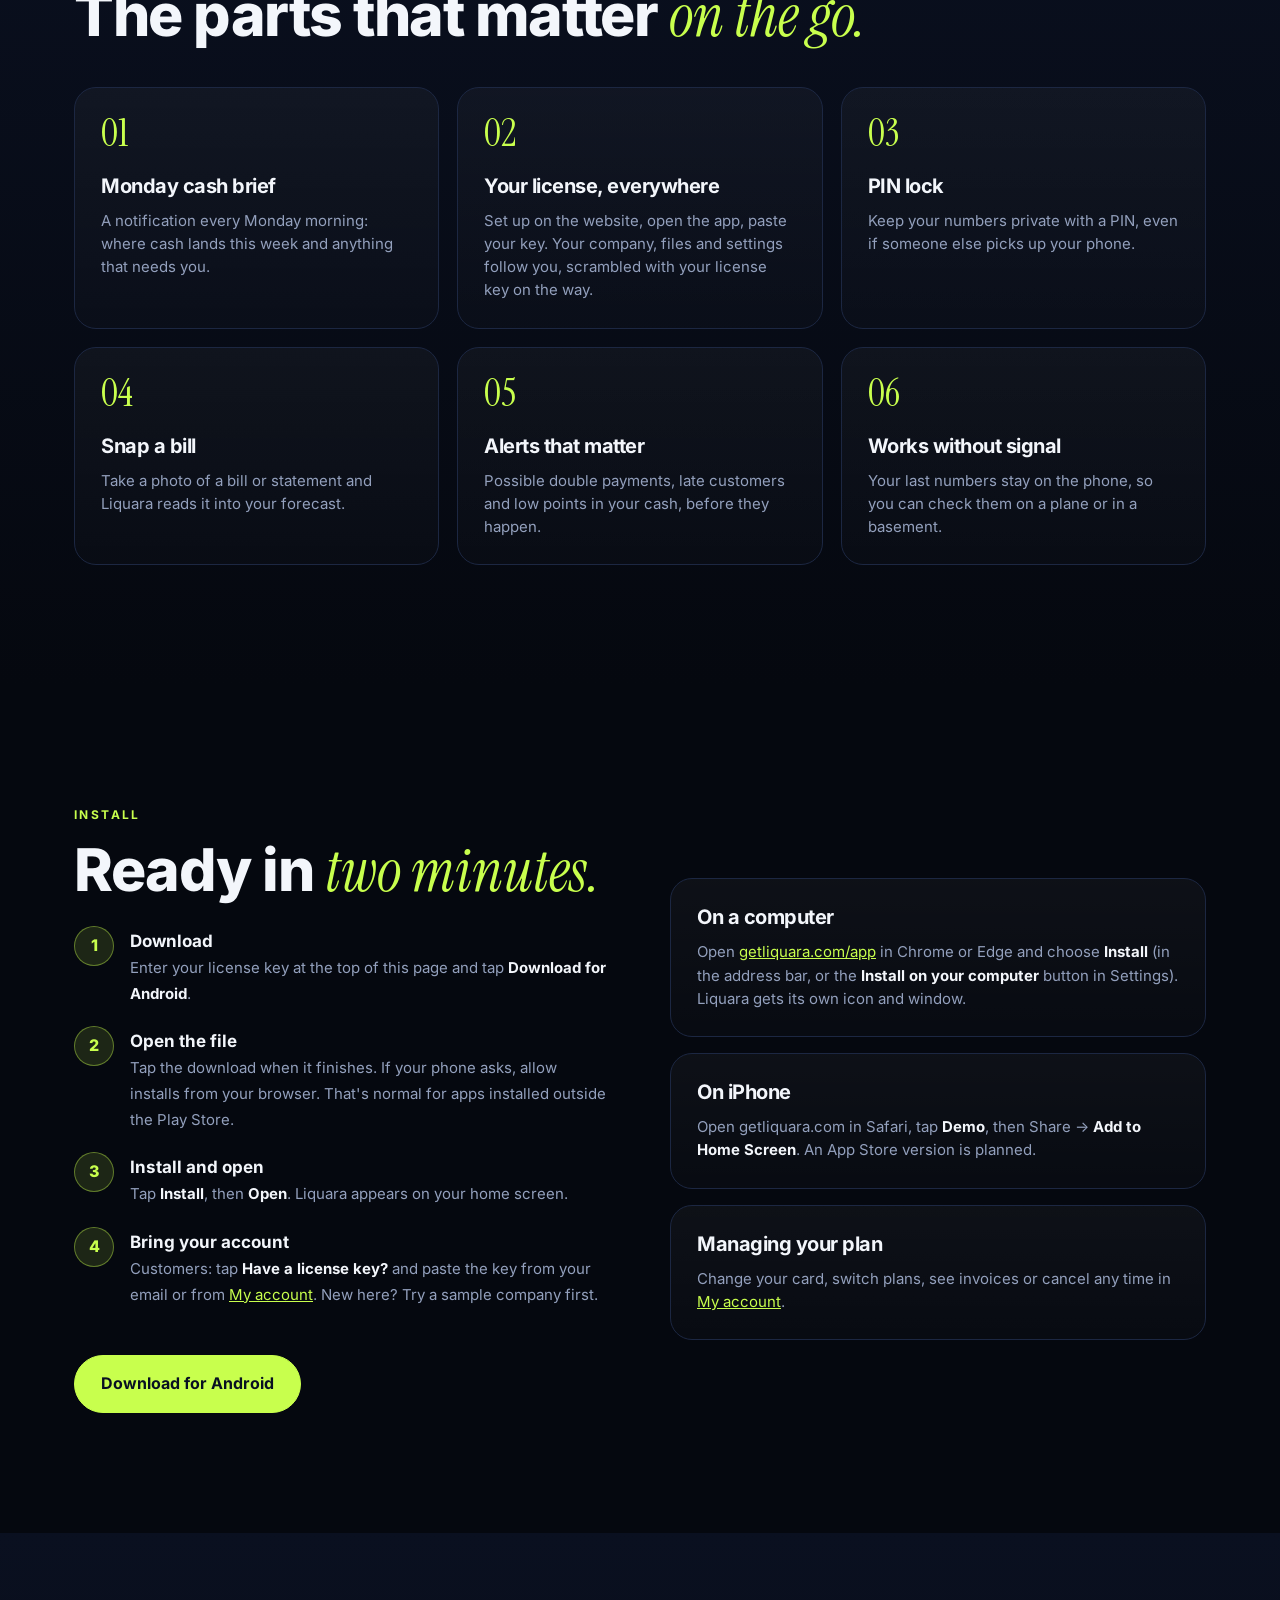
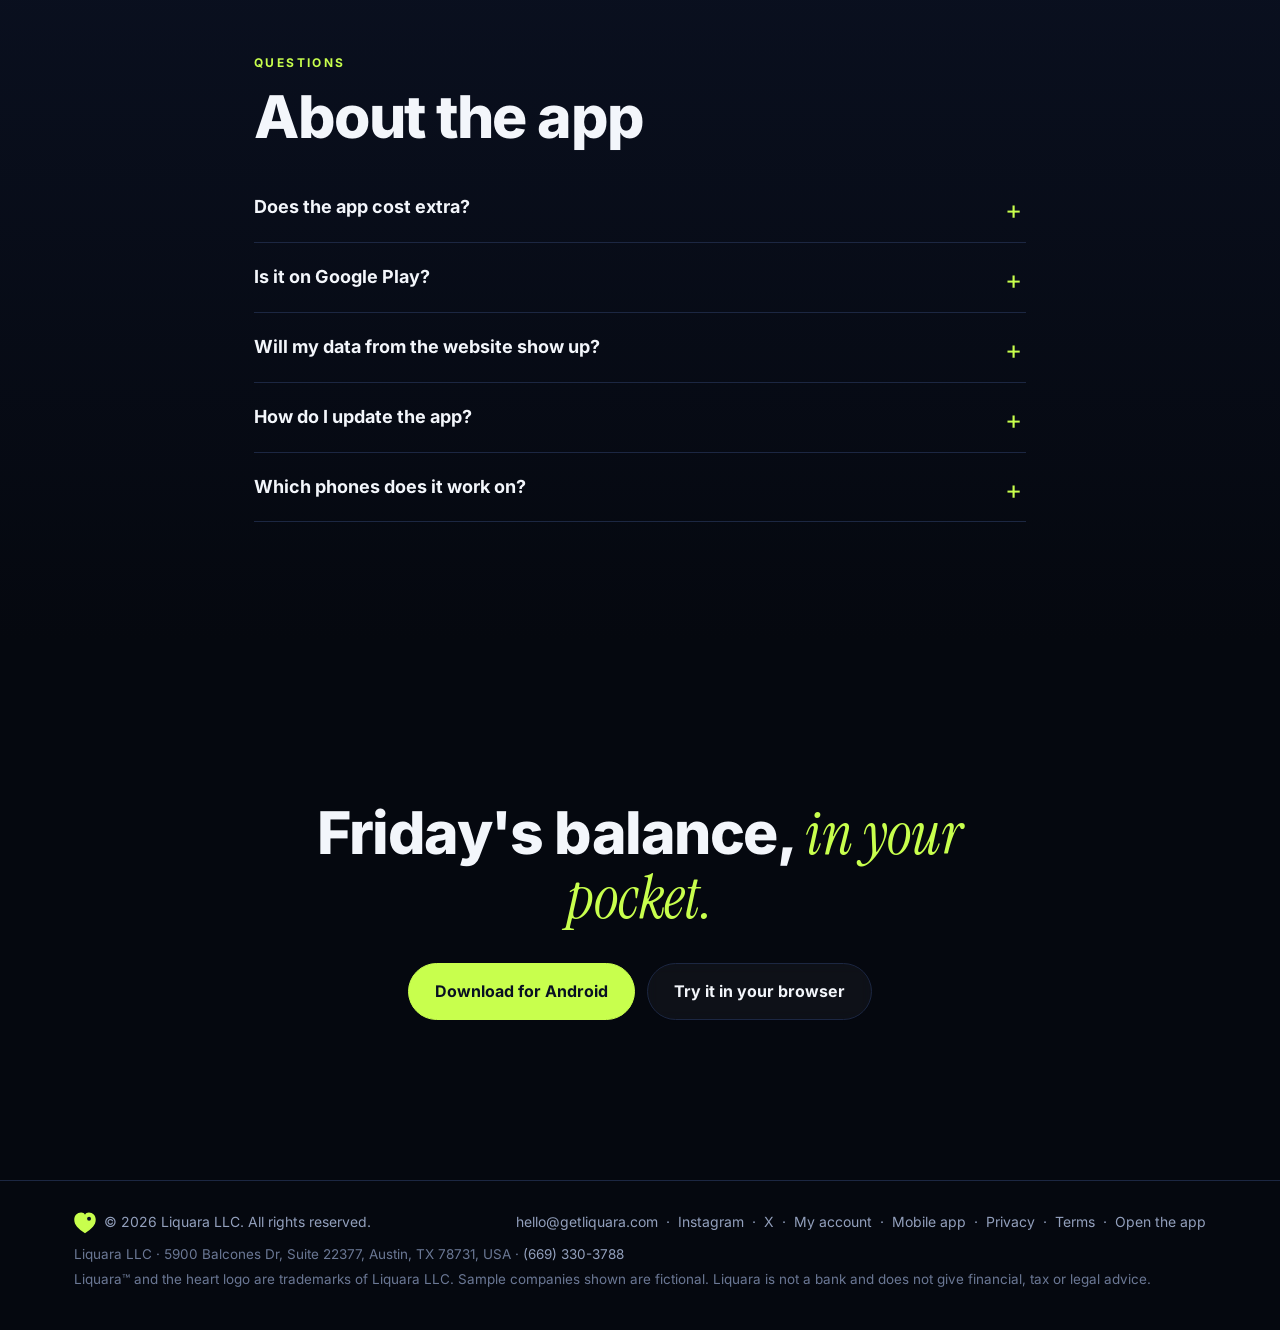
<file: mobile.html>
<!DOCTYPE html>
<html lang="en">
<head>
<meta charset="utf-8">
<meta http-equiv="Content-Security-Policy" content="default-src 'none'; script-src 'self' https://static.cloudflareinsights.com; style-src 'self' 'unsafe-inline'; font-src 'self' data:; img-src 'self' data:; connect-src 'self' https:; manifest-src 'self'; base-uri 'none'; form-action 'none'">
<meta name="viewport" content="width=device-width, initial-scale=1, viewport-fit=cover">
<title>Liquara mobile app · Your cash, in your pocket</title>
<meta name="description" content="The Liquara app for Android: your cash forecast, alerts, loans, sector news and three views in your pocket. Same license as the website.">
<meta name="theme-color" content="#05080f">
<link rel="icon" href="icon-192.png">
<link rel="apple-touch-icon" href="apple-touch-icon.png">
<meta property="og:title" content="Liquara · Cash intelligence">
<meta property="og:description" content="Know where your cash is going, with odds. From corner shops to $1B groups.">
<meta property="og:image" content="site-desktop.jpg">
<script src="pre.js"></script>
<link rel="stylesheet" href="site.css">
<script src="config.js"></script>
<script src="analytics.js" defer></script>
</head>
<body class="home mobilepage">
<a class="skip" href="#content">Skip to content</a>
<header class="nav"><div class="wrap row"><a class="brand" href="./" aria-label="Liquara home"><img src="logo.svg" alt="" width="30" height="30"><span>Liquara<span aria-hidden="true" style="font-size:.5em;font-weight:700;margin-left:2px;position:relative;top:-.72em;opacity:.85">™</span></span></a><nav><a href="./#how">How it works</a><a href="./#views">Views</a><a href="./#savings">Savings</a><a href="./#pricing">Pricing</a><a href="./#founder">About</a><a href="./#contact">Contact</a><a href="account">My account</a></nav><div class="hbtns"><a class="btn pri appbtn" href="mobile"><svg viewBox="0 0 24 24" width="17" height="17" fill="currentColor" aria-hidden="true"><path d="M7 4h10a2 2 0 0 1 2 2v12a2 2 0 0 1-2 2H7a2 2 0 0 1-2-2V6a2 2 0 0 1 2-2zm3 14h4v-1h-4z"/></svg><span class="l">Mobile app</span><span class="s">App</span></a><a class="btn pri demobtn" href="app#demo">Demo</a></div></div></header><span id="content" tabindex="-1"></span>
<nav class="mnav"><a href="./#how">How it works</a><a href="./#views">Views</a><a href="./#savings">Savings</a><a href="./#pricing">Pricing</a><a href="./#founder">About</a><a href="./#faq">FAQ</a><a href="account">My account</a><a href="./#contact">Contact</a></nav>

<section class="hero mhero" id="top">
  <canvas id="flow" aria-hidden="true"></canvas>
  <div class="wrap grid2 mgrid">
    <div>
      <div class="eyebrow rv">Mobile app</div>
      <h1 class="rv">Your cash, <em>in your pocket.</em></h1>
      <p class="lead rv">The same Liquara on your Android phone, as a real app. Same license, same numbers, same three views. Check Friday's balance from the job site, the kitchen or the airport.</p>
      <div class="getapp rv" id="get">
        <label class="tiny" for="dlkey"><b>Enter your license key to download the app</b></label>
        <div class="row cta dlrow"><input class="dlin" id="dlkey" placeholder="LQ-XXXX-XXXX-XXXX" maxlength="24" autocapitalize="characters" autocomplete="off" autocorrect="off" spellcheck="false" aria-label="Your license key"><button class="btn pri big" id="dlgo" type="button">Download for Android</button></div>
        <p class="tiny" id="dlmsg" role="status" aria-live="polite">Your key is in your Liquara welcome email and in <a href="account">My account</a>. No key yet? <a href="app#plans">Start your free 14-day trial</a>, or <a href="app#demo">try the demo in your browser</a>.</p>
      </div>
      <p class="tiny rv"><b>Why a key?</b> The app is for Liquara customers, so the download is only handed to people with a license. Once it's installed, tap <b>Have a license key?</b> and paste the same key. Your company, files and settings come over on their own.</p>
    </div>
    <div class="rv phones2 big"><img src="ph-owner.webp" alt="Liquara app: Owner view"><img src="ph-forecast.webp" alt="Liquara app: 13-week forecast"></div>
  </div>
  <a class="scroll" href="#inside" aria-label="Scroll down"><span></span></a>
</section>

<section class="stats" id="inside"><div class="wrap mstats">
  <div class="rv"><b>3</b><span>views: Owner, CFO, Board</span></div>
  <div class="rv"><b>1</b><span>license for website and app</span></div>
  <div class="rv"><b>13</b><span>week forecast, with odds</span></div>
  <div class="rv"><b>0</b><span>setup calls needed</span></div>
</div></section>

<section><div class="wrap">
  <div class="eyebrow rv">Everything from the website</div><h2 class="rv">Built for your <em>thumb.</em></h2>
  <p class="lead rv">Every screen from the web version, laid out for a phone. Swipe between views, tap any number to see why.</p>
  <div class="shots">
    <figure class="rv"><img src="ph-forecast.webp" alt=""><figcaption><b>Forecast</b>13 weeks and 12 months ahead, with the likely range.</figcaption></figure>
    <figure class="rv"><img src="ph-decide.webp" alt=""><figcaption><b>Decide</b>Test a hire, a price change or a loan before you commit.</figcaption></figure>
    <figure class="rv"><img src="ph-loans.webp" alt=""><figcaption><b>Loans</b>What you owe, what you could borrow and today's rates.</figcaption></figure>
    <figure class="rv"><img src="ph-news.webp" alt=""><figcaption><b>Sector news</b>What the world's news means for your business.</figcaption></figure>
    <figure class="rv"><img src="ph-compete.webp" alt=""><figcaption><b>Competitors</b>Where you rank and how to climb, including buying.</figcaption></figure>
    <figure class="rv"><img src="ph-board.webp" alt=""><figcaption><b>Board</b>A forward-looking brief and a PDF board pack.</figcaption></figure>
  </div>
</div></section>

<section class="alt"><div class="wrap">
  <div class="eyebrow rv">Made for phones</div><h2 class="rv">The parts that matter <em>on the go.</em></h2>
  <div class="cards three">
    <div class="card rv"><i>01</i><h3>Monday cash brief</h3><p class="tiny">A notification every Monday morning: where cash lands this week and anything that needs you.</p></div>
    <div class="card rv"><i>02</i><h3>Your license, everywhere</h3><p class="tiny">Set up on the website, open the app, paste your key. Your company, files and settings follow you, scrambled with your license key on the way.</p></div>
    <div class="card rv"><i>03</i><h3>PIN lock</h3><p class="tiny">Keep your numbers private with a PIN, even if someone else picks up your phone.</p></div>
    <div class="card rv"><i>04</i><h3>Snap a bill</h3><p class="tiny">Take a photo of a bill or statement and Liquara reads it into your forecast.</p></div>
    <div class="card rv"><i>05</i><h3>Alerts that matter</h3><p class="tiny">Possible double payments, late customers and low points in your cash, before they happen.</p></div>
    <div class="card rv"><i>06</i><h3>Works without signal</h3><p class="tiny">Your last numbers stay on the phone, so you can check them on a plane or in a basement.</p></div>
  </div>
</div></section>

<section id="install"><div class="wrap grid2">
  <div>
    <div class="eyebrow rv">Install</div><h2 class="rv">Ready in <em>two minutes.</em></h2>
    <ol class="msteps">
      <li class="rv"><b>Download</b><span>Enter your license key at the top of this page and tap <strong>Download for Android</strong>.</span></li>
      <li class="rv"><b>Open the file</b><span>Tap the download when it finishes. If your phone asks, allow installs from your browser. That's normal for apps installed outside the Play Store.</span></li>
      <li class="rv"><b>Install and open</b><span>Tap <strong>Install</strong>, then <strong>Open</strong>. Liquara appears on your home screen.</span></li>
      <li class="rv"><b>Bring your account</b><span>Customers: tap <strong>Have a license key?</strong> and paste the key from your email or from <a href="account">My account</a>. New here? Try a sample company first.</span></li>
    </ol>
    <div class="row cta rv"><a class="btn pri big" href="#get" data-getapp>Download for Android</a></div>
  </div>
  <div class="rv mside">
    <div class="card"><h3>On a computer</h3><p class="tiny">Open <a href="app">getliquara.com/app</a> in Chrome or Edge and choose <strong>Install</strong> (in the address bar, or the <strong>Install on your computer</strong> button in Settings). Liquara gets its own icon and window.</p></div>
    <div class="card"><h3>On iPhone</h3><p class="tiny">Open getliquara.com in Safari, tap <strong>Demo</strong>, then Share → <strong>Add to Home Screen</strong>. An App Store version is planned.</p></div>
    <div class="card"><h3>Managing your plan</h3><p class="tiny">Change your card, switch plans, see invoices or cancel any time in <a href="account">My account</a>.</p></div>
  </div>
</div></section>

<section class="alt"><div class="wrap narrow">
  <div class="eyebrow rv">Questions</div><h2 class="rv">About the app</h2>
  <details class="rv"><summary>Does the app cost extra?</summary><p>No. Every plan includes the app. One license works on the website and your phones: up to 2 devices on Owner, 5 on Business and 25 on Enterprise.</p></details>
  <details class="rv"><summary>Is it on Google Play?</summary><p>Not yet. It downloads from this page with your license key. Your phone may ask you to allow installs from your browser the first time.</p></details>
  <details class="rv"><summary>Will my data from the website show up?</summary><p>Yes. With your license key entered, your company setup, files and settings sync between the website and the app. They're scrambled with your license key on your device before they're stored. You can turn sync off in Settings.</p></details>
  <details class="rv"><summary>How do I update the app?</summary><p>Download it again from this page with your license key. If your phone says the app can't be updated, uninstall the old one first. Your data comes back when you paste your license key.</p></details>
  <details class="rv"><summary>Which phones does it work on?</summary><p>Most Android phones from the last several years. On iPhone or a computer, use Liquara in your browser.</p></details>
</div></section>

<section class="final"><canvas id="flow2" aria-hidden="true"></canvas><div class="wrap center">
  <h2 class="rv">Friday's balance, <em>in your pocket.</em></h2>
  <div class="row cta rv" style="justify-content:center"><a class="btn pri big" href="#get" data-getapp>Download for Android</a><a class="btn ghost big" href="app">Try it in your browser</a></div>
</div></section>

<footer><div class="wrap row"><span><img src="logo.svg" alt="" width="22" height="22"> © 2026 Liquara LLC. All rights reserved.</span><span><a href="mailto:hello@getliquara.com">hello@getliquara.com</a> · <a href="https://www.instagram.com/getliquara/" target="_blank" rel="noopener me">Instagram</a> · <a href="https://x.com/getliquara" target="_blank" rel="noopener me">X</a> · <a href="account">My account</a> · <a href="mobile">Mobile app</a> · <a href="privacy">Privacy</a> · <a href="terms">Terms</a> · <a href="app">Open the app</a></span></div><p class="tiny wrap">Liquara LLC · 5900 Balcones Dr, Suite 22377, Austin, TX 78731, USA · <a href="tel:+16693303788" style="white-space:nowrap">(669) 330-3788</a></p><p class="tiny wrap" style="margin-top:4px">Liquara™ and the heart logo are trademarks of Liquara LLC. Sample companies shown are fictional. Liquara is not a bank and does not give financial, tax or legal advice.</p></footer>
<script src="site.js"></script>
<script src="mobile.js"></script>
<link rel="stylesheet" href="fonts.css">
</body>
</html>
</file>
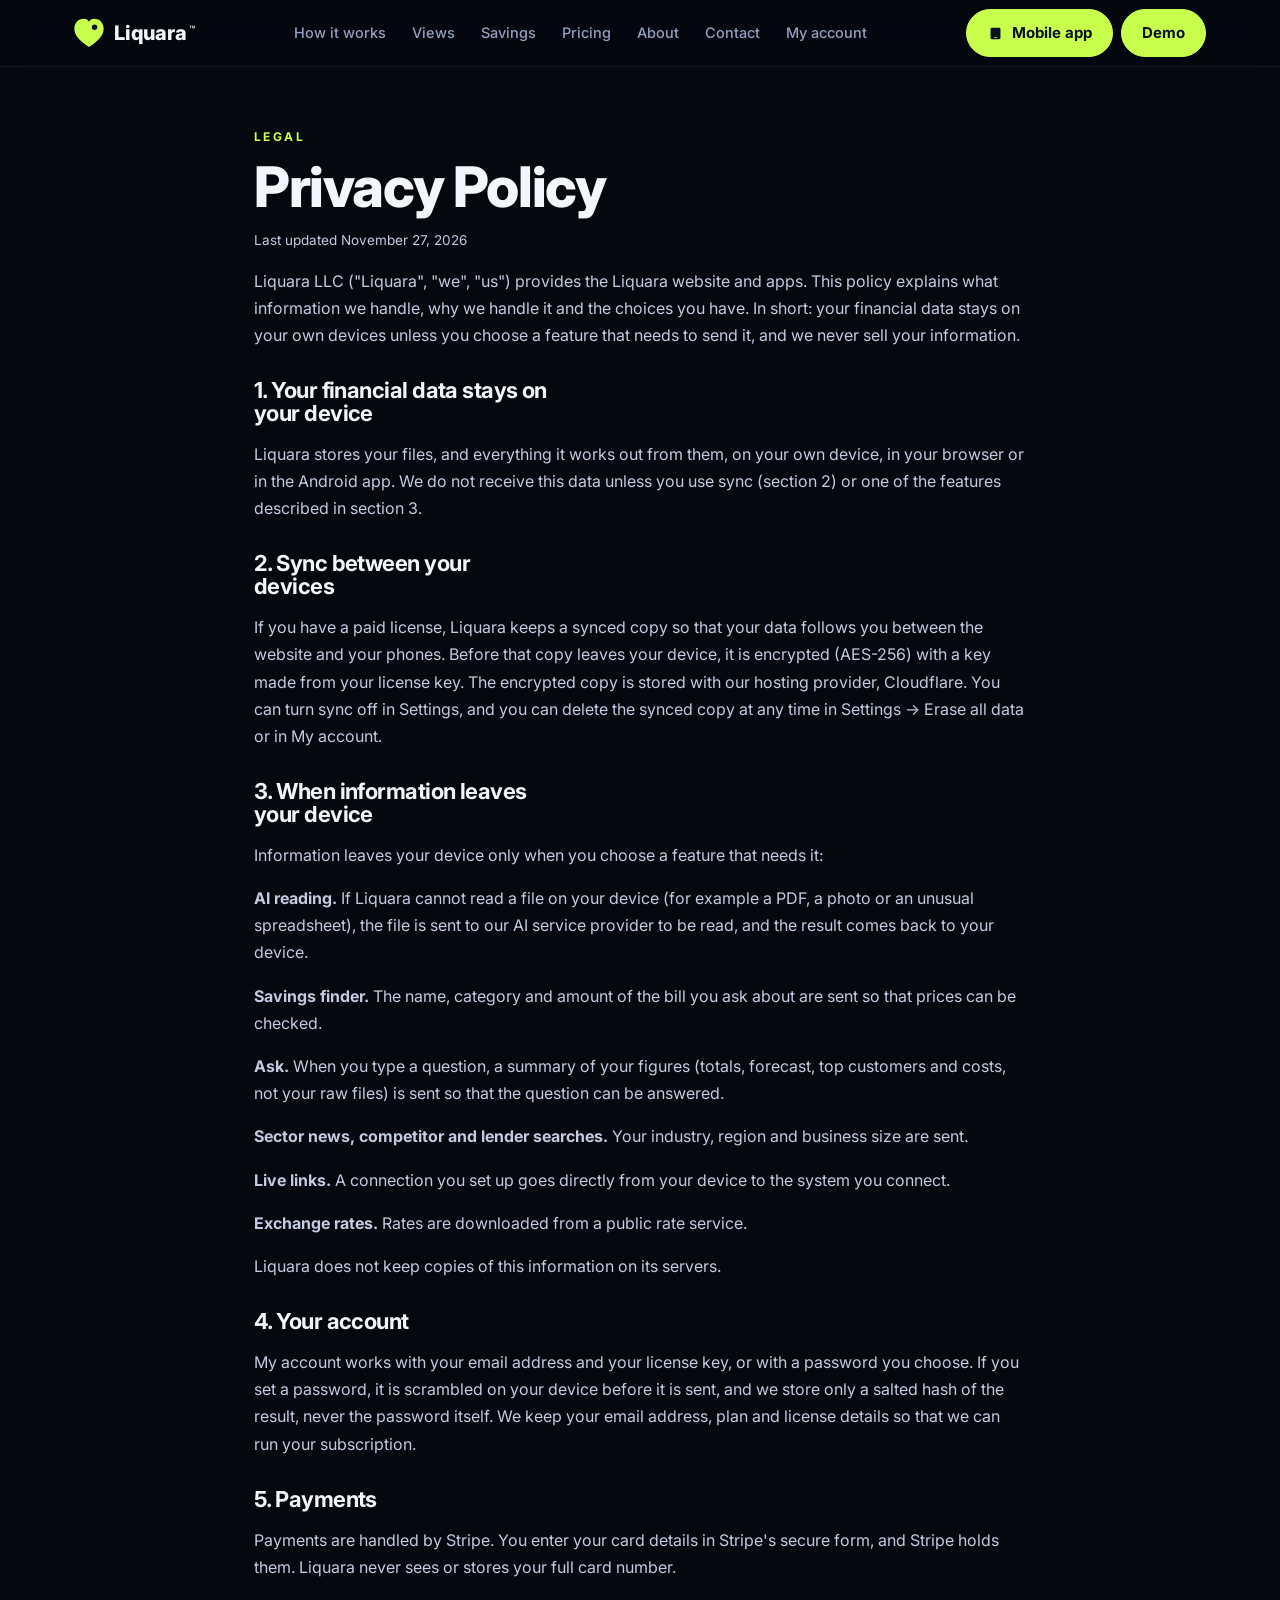
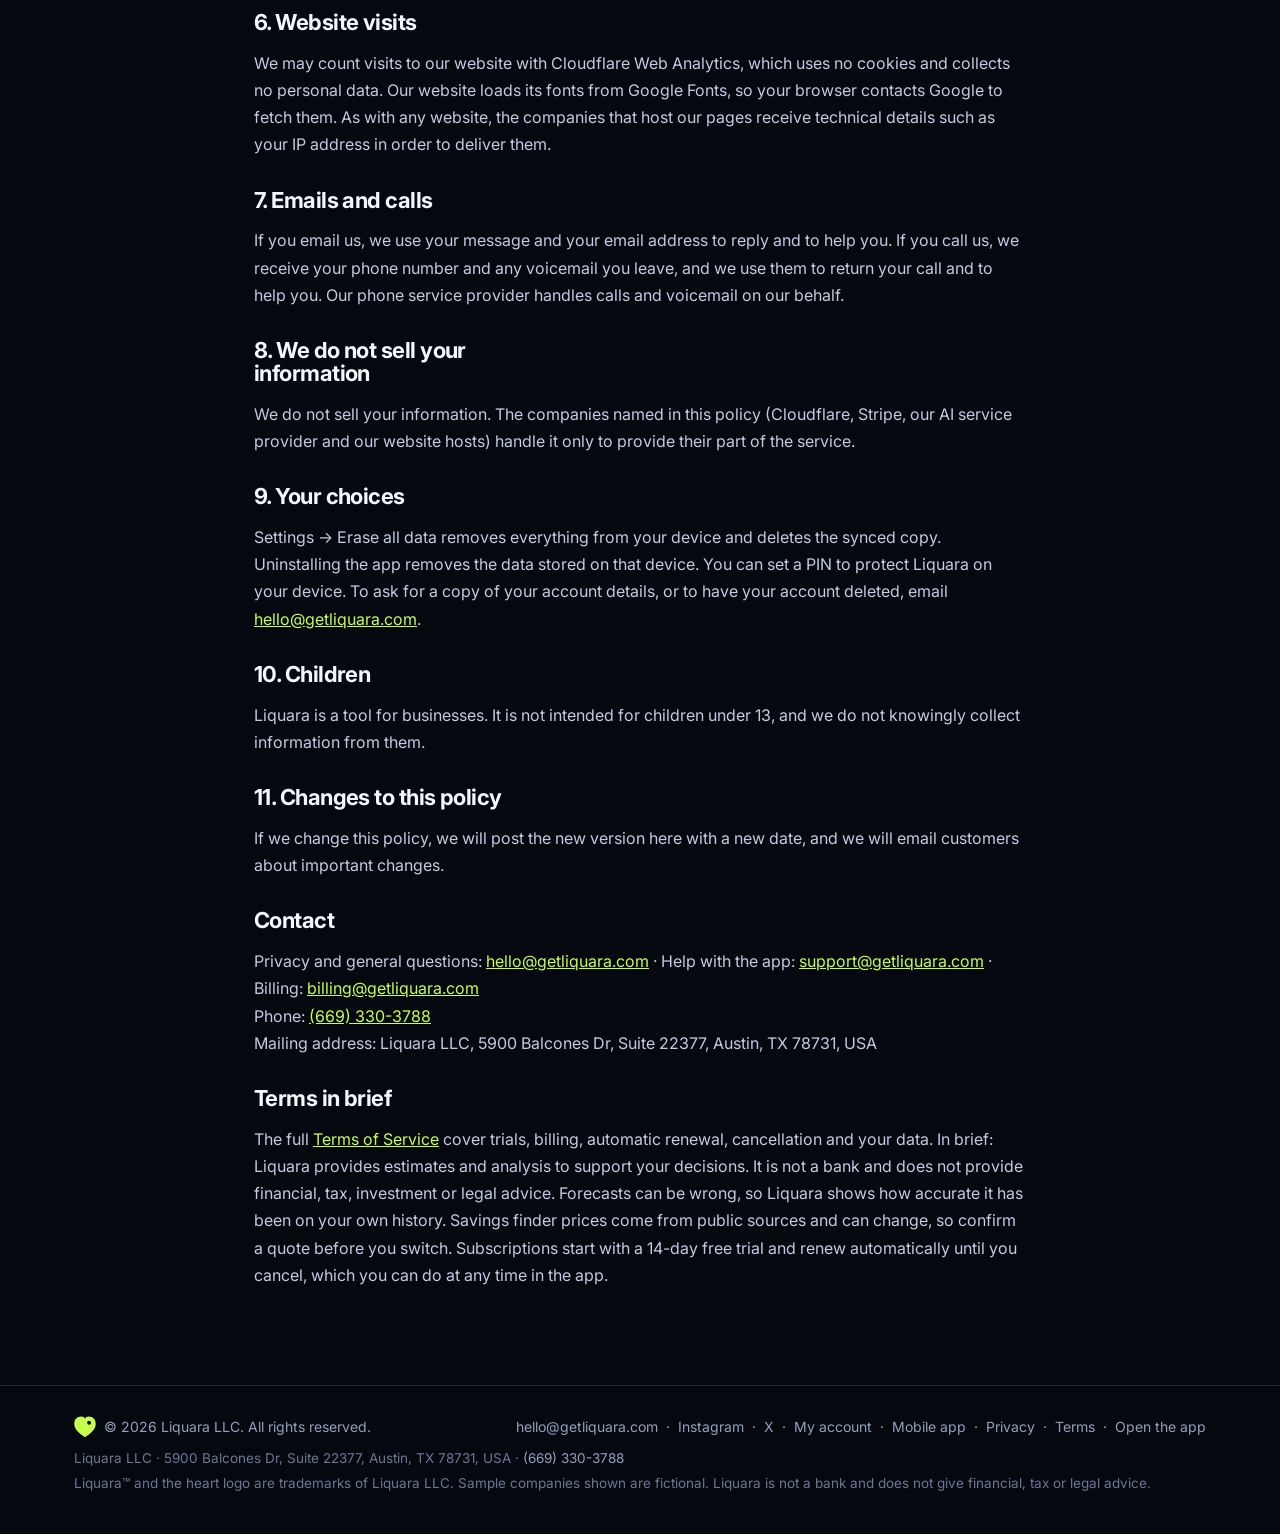
<file: privacy.html>
<!DOCTYPE html>
<html lang="en">
<head>
<meta charset="utf-8">
<meta name="viewport" content="width=device-width, initial-scale=1, viewport-fit=cover">
<title>Privacy Policy · Liquara</title>
<meta name="description" content="Liquara privacy policy: what stays on your device, what is sent and when, and the choices you have.">
<meta name="theme-color" content="#05080f">
<link rel="icon" href="icon-192.png">
<link rel="apple-touch-icon" href="apple-touch-icon.png">
<meta property="og:title" content="Liquara · Cash intelligence">
<meta property="og:description" content="Know where your cash is going, with odds. From corner shops to $1B groups.">
<meta property="og:image" content="site-desktop.jpg">
<script>document.documentElement.className+=" js";try{if(/\.html$/.test(location.pathname))history.replaceState(null,"",location.pathname.replace(/(index)?\.html$/,"")+location.search+location.hash);var n=performance.getEntriesByType("navigation")[0];if(sessionStorage.getItem("lq_inapp")==="1"&&n&&n.type==="reload"){sessionStorage.setItem("lq_reload","1");location.replace("app")}else sessionStorage.removeItem("lq_inapp")}catch(e){}</script>
<link rel="preconnect" href="https://fonts.googleapis.com"><link rel="preconnect" href="https://fonts.gstatic.com" crossorigin>
<link rel="stylesheet" href="https://fonts.googleapis.com/css2?family=Inter:wght@400;500;600;700;800&family=Instrument+Serif:ital@0;1&display=swap">
<link rel="stylesheet" href="site.css">
<script src="analytics.js" defer></script>
</head>
<body class="home docpage">
<header class="nav"><div class="wrap row"><a class="brand" href="./" aria-label="Liquara home"><img src="logo.svg" alt="" width="30" height="30"><span>Liquara<span aria-hidden="true" style="font-size:.5em;font-weight:700;margin-left:2px;position:relative;top:-.72em;opacity:.85">™</span></span></a><nav><a href="./#how">How it works</a><a href="./#views">Views</a><a href="./#savings">Savings</a><a href="./#pricing">Pricing</a><a href="./#founder">About</a><a href="./#contact">Contact</a><a href="account">My account</a></nav><div class="hbtns"><a class="btn pri appbtn" href="mobile"><svg viewBox="0 0 24 24" width="17" height="17" fill="currentColor" aria-hidden="true"><path d="M7 4h10a2 2 0 0 1 2 2v12a2 2 0 0 1-2 2H7a2 2 0 0 1-2-2V6a2 2 0 0 1 2-2zm3 14h4v-1h-4z"/></svg><span class="l">Mobile app</span><span class="s">App</span></a><a class="btn pri demobtn" href="app#demo">Demo</a></div></div></header>
<nav class="mnav"><a href="./#how">How it works</a><a href="./#views">Views</a><a href="./#savings">Savings</a><a href="./#pricing">Pricing</a><a href="./#founder">About</a><a href="./#faq">FAQ</a><a href="account">My account</a><a href="./#contact">Contact</a></nav>
<main class="wrap narrow doc">
<div class="eyebrow">Legal</div><h1>Privacy Policy</h1><p class="tiny">Last updated November 27, 2026</p>
<p>Liquara LLC ("Liquara", "we", "us") provides the Liquara website and apps. This policy explains what information we handle, why we handle it and the choices you have. In short: your financial data stays on your own devices unless you choose a feature that needs to send it, and we never sell your information.</p>
<h2>1. Your financial data stays on your device</h2><p>Liquara stores your files, and everything it works out from them, on your own device, in your browser or in the Android app. We do not receive this data unless you use sync (section 2) or one of the features described in section 3.</p>
<h2>2. Sync between your devices</h2><p>If you have a paid license, Liquara keeps a synced copy so that your data follows you between the website and your phones. Before that copy leaves your device, it is encrypted (AES-256) with a key made from your license key. The encrypted copy is stored with our hosting provider, Cloudflare. You can turn sync off in Settings, and you can delete the synced copy at any time in Settings → Erase all data or in My account.</p>
<h2>3. When information leaves your device</h2><p>Information leaves your device only when you choose a feature that needs it:</p>
<p><b>AI reading.</b> If Liquara cannot read a file on your device (for example a PDF, a photo or an unusual spreadsheet), the file is sent to our AI service provider to be read, and the result comes back to your device.</p>
<p><b>Savings finder.</b> The name, category and amount of the bill you ask about are sent so that prices can be checked.</p>
<p><b>Ask.</b> When you type a question, a summary of your figures (totals, forecast, top customers and costs, not your raw files) is sent so that the question can be answered.</p>
<p><b>Sector news, competitor and lender searches.</b> Your industry, region and business size are sent.</p>
<p><b>Live links.</b> A connection you set up goes directly from your device to the system you connect.</p>
<p><b>Exchange rates.</b> Rates are downloaded from a public rate service.</p>
<p>Liquara does not keep copies of this information on its servers.</p>
<h2>4. Your account</h2><p>My account works with your email address and your license key, or with a password you choose. If you set a password, it is scrambled on your device before it is sent, and we store only a salted hash of the result, never the password itself. We keep your email address, plan and license details so that we can run your subscription.</p>
<h2>5. Payments</h2><p>Payments are handled by Stripe. You enter your card details in Stripe's secure form, and Stripe holds them. Liquara never sees or stores your full card number.</p>
<h2>6. Website visits</h2><p>We may count visits to our website with Cloudflare Web Analytics, which uses no cookies and collects no personal data. Our website loads its fonts from Google Fonts, so your browser contacts Google to fetch them. As with any website, the companies that host our pages receive technical details such as your IP address in order to deliver them.</p>
<h2>7. Emails and calls</h2><p>If you email us, we use your message and your email address to reply and to help you. If you call us, we receive your phone number and any voicemail you leave, and we use them to return your call and to help you. Our phone service provider handles calls and voicemail on our behalf.</p>
<h2>8. We do not sell your information</h2><p>We do not sell your information. The companies named in this policy (Cloudflare, Stripe, our AI service provider and our website hosts) handle it only to provide their part of the service.</p>
<h2>9. Your choices</h2><p>Settings → Erase all data removes everything from your device and deletes the synced copy. Uninstalling the app removes the data stored on that device. You can set a PIN to protect Liquara on your device. To ask for a copy of your account details, or to have your account deleted, email <a href="mailto:hello@getliquara.com">hello@getliquara.com</a>.</p>
<h2>10. Children</h2><p>Liquara is a tool for businesses. It is not intended for children under 13, and we do not knowingly collect information from them.</p>
<h2>11. Changes to this policy</h2><p>If we change this policy, we will post the new version here with a new date, and we will email customers about important changes.</p>
<h2>Contact</h2><p>Privacy and general questions: <a href="mailto:hello@getliquara.com">hello@getliquara.com</a> · Help with the app: <a href="mailto:support@getliquara.com">support@getliquara.com</a> · Billing: <a href="mailto:billing@getliquara.com">billing@getliquara.com</a><br>Phone: <a href="tel:+16693303788">(669) 330-3788</a><br>Mailing address: Liquara LLC, 5900 Balcones Dr, Suite 22377, Austin, TX 78731, USA</p>
<h2 id="terms">Terms in brief</h2><p>The full <a href="terms">Terms of Service</a> cover trials, billing, automatic renewal, cancellation and your data. In brief: Liquara provides estimates and analysis to support your decisions. It is not a bank and does not provide financial, tax, investment or legal advice. Forecasts can be wrong, so Liquara shows how accurate it has been on your own history. Savings finder prices come from public sources and can change, so confirm a quote before you switch. Subscriptions start with a 14-day free trial and renew automatically until you cancel, which you can do at any time in the app.</p>
</main>
<footer><div class="wrap row"><span><img src="logo.svg" alt="" width="22" height="22"> © 2026 Liquara LLC. All rights reserved.</span><span><a href="mailto:hello@getliquara.com">hello@getliquara.com</a> · <a href="https://www.instagram.com/getliquara/" target="_blank" rel="noopener me">Instagram</a> · <a href="https://x.com/getliquara" target="_blank" rel="noopener me">X</a> · <a href="account">My account</a> · <a href="mobile">Mobile app</a> · <a href="privacy">Privacy</a> · <a href="terms">Terms</a> · <a href="app">Open the app</a></span></div><p class="tiny wrap">Liquara LLC · 5900 Balcones Dr, Suite 22377, Austin, TX 78731, USA · <a href="tel:+16693303788" style="white-space:nowrap">(669) 330-3788</a></p><p class="tiny wrap" style="margin-top:4px">Liquara™ and the heart logo are trademarks of Liquara LLC. Sample companies shown are fictional. Liquara is not a bank and does not give financial, tax or legal advice.</p></footer>
<script src="site.js"></script>
</body>
</html>
</file>
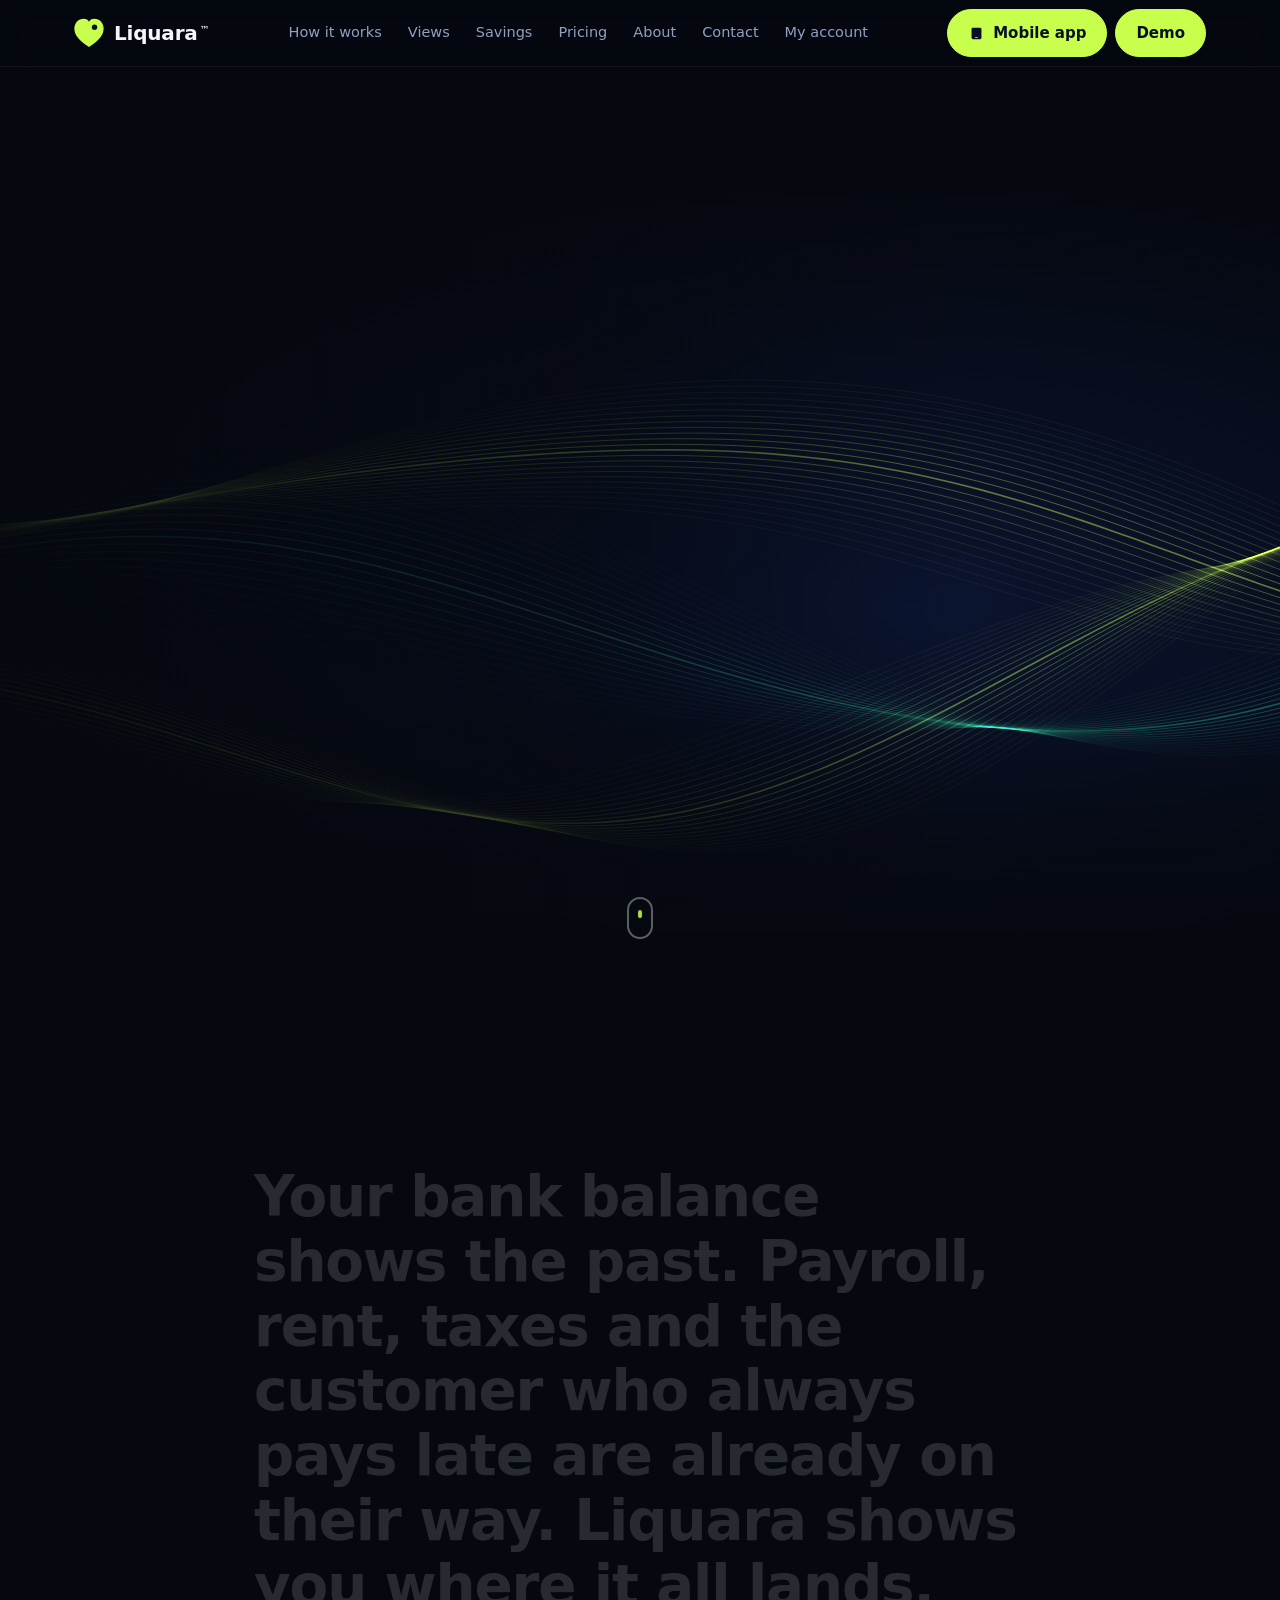
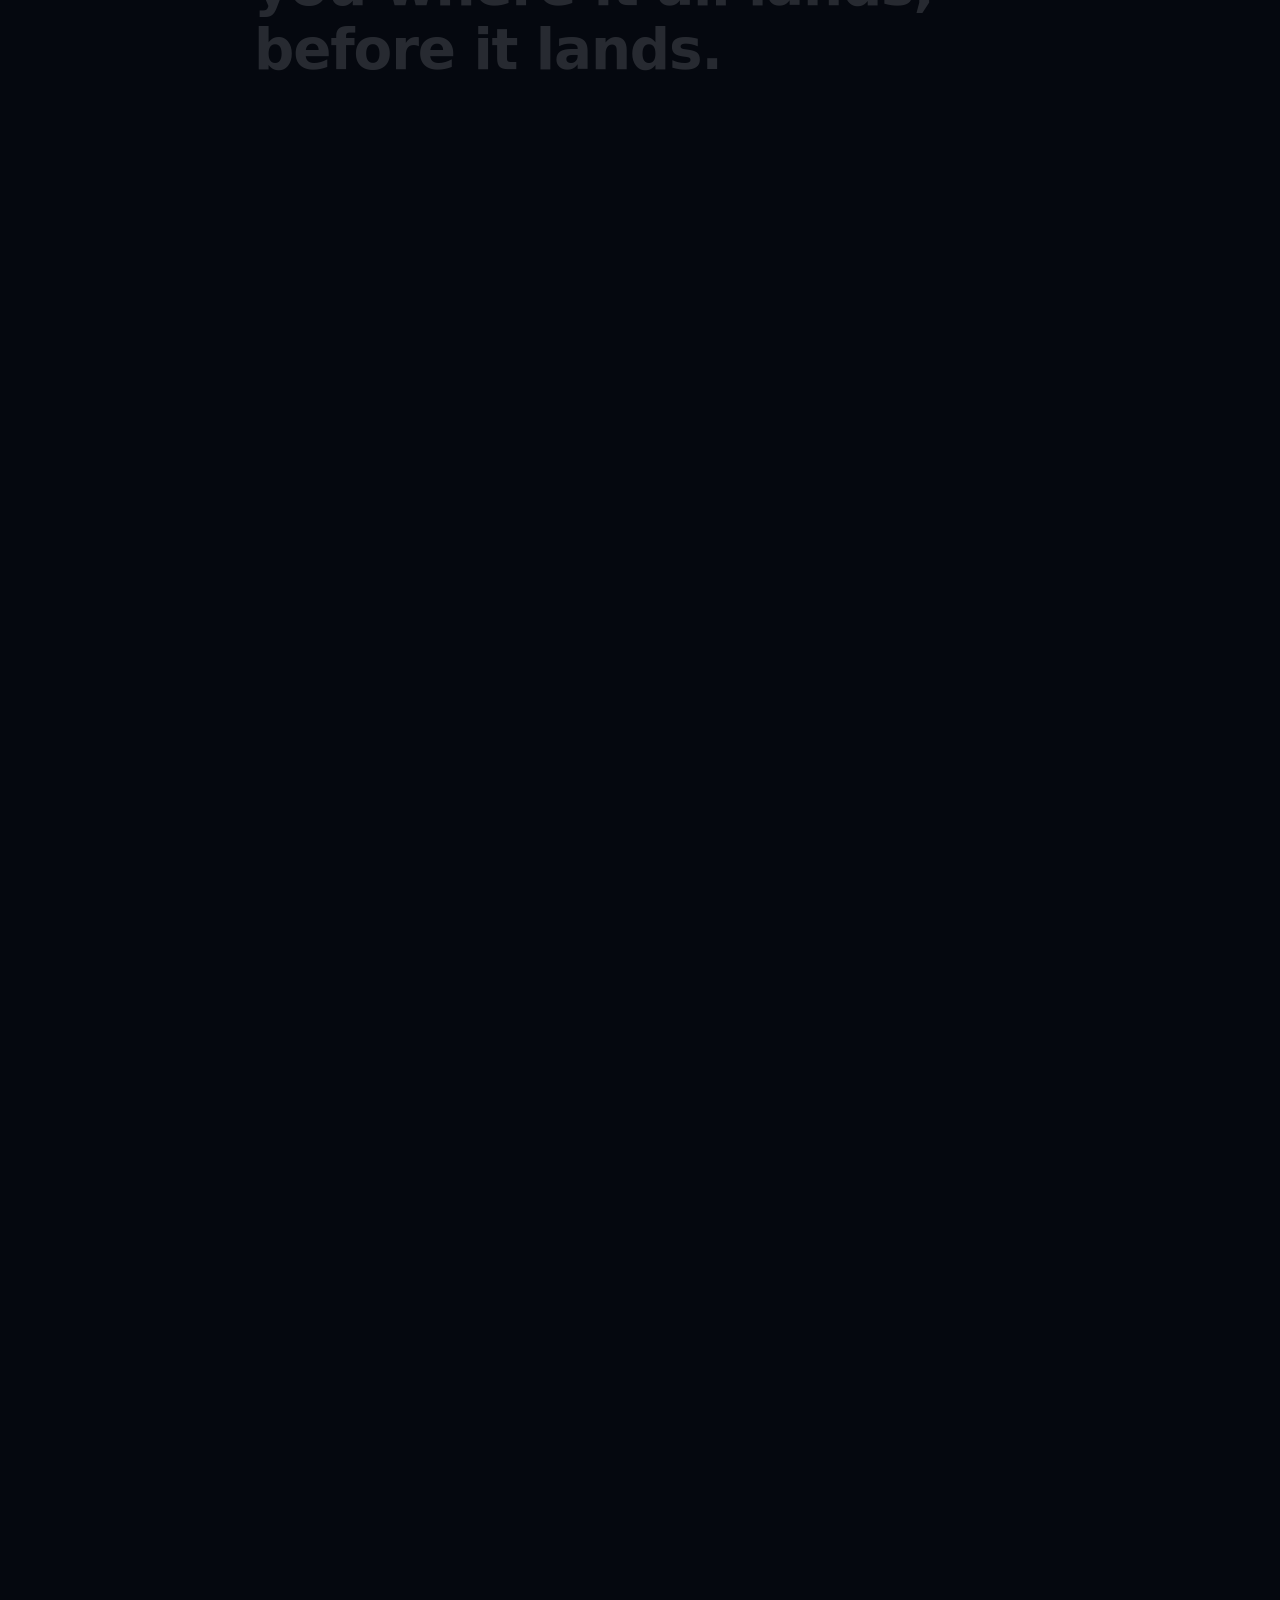
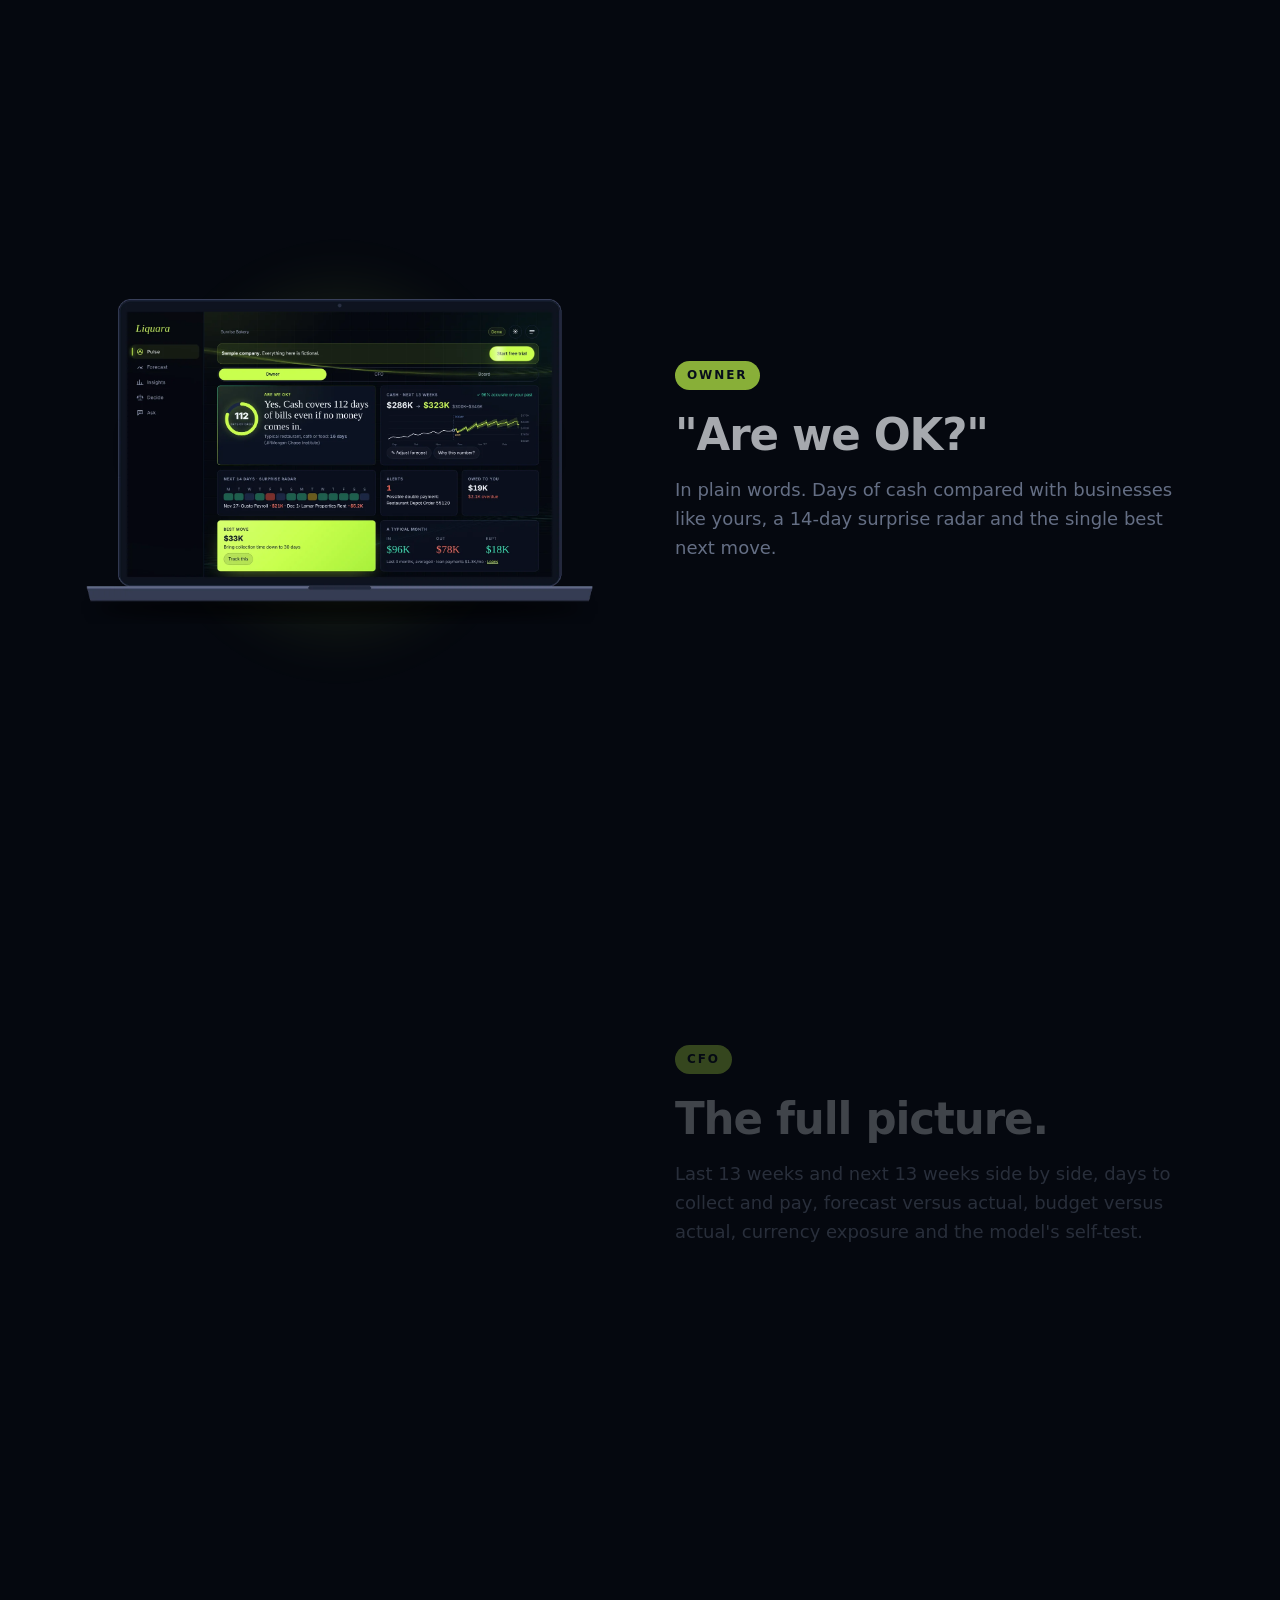
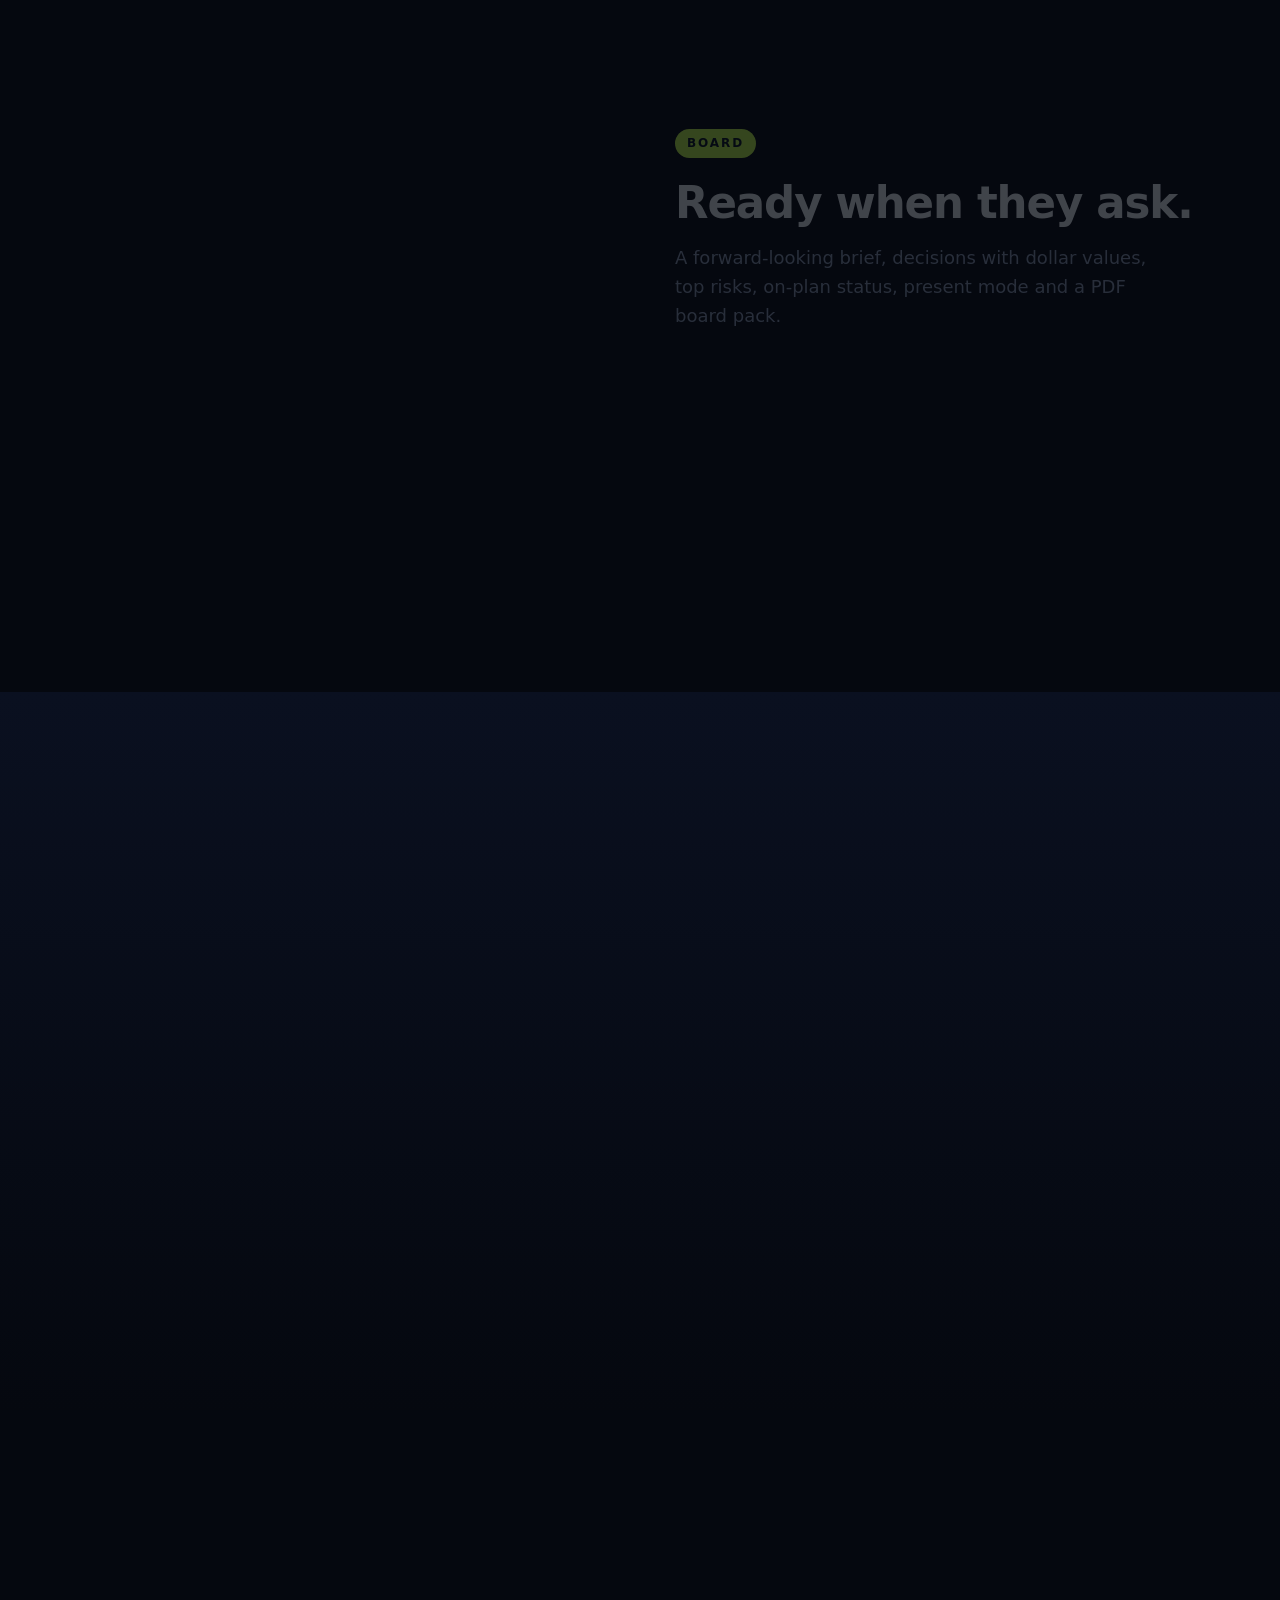
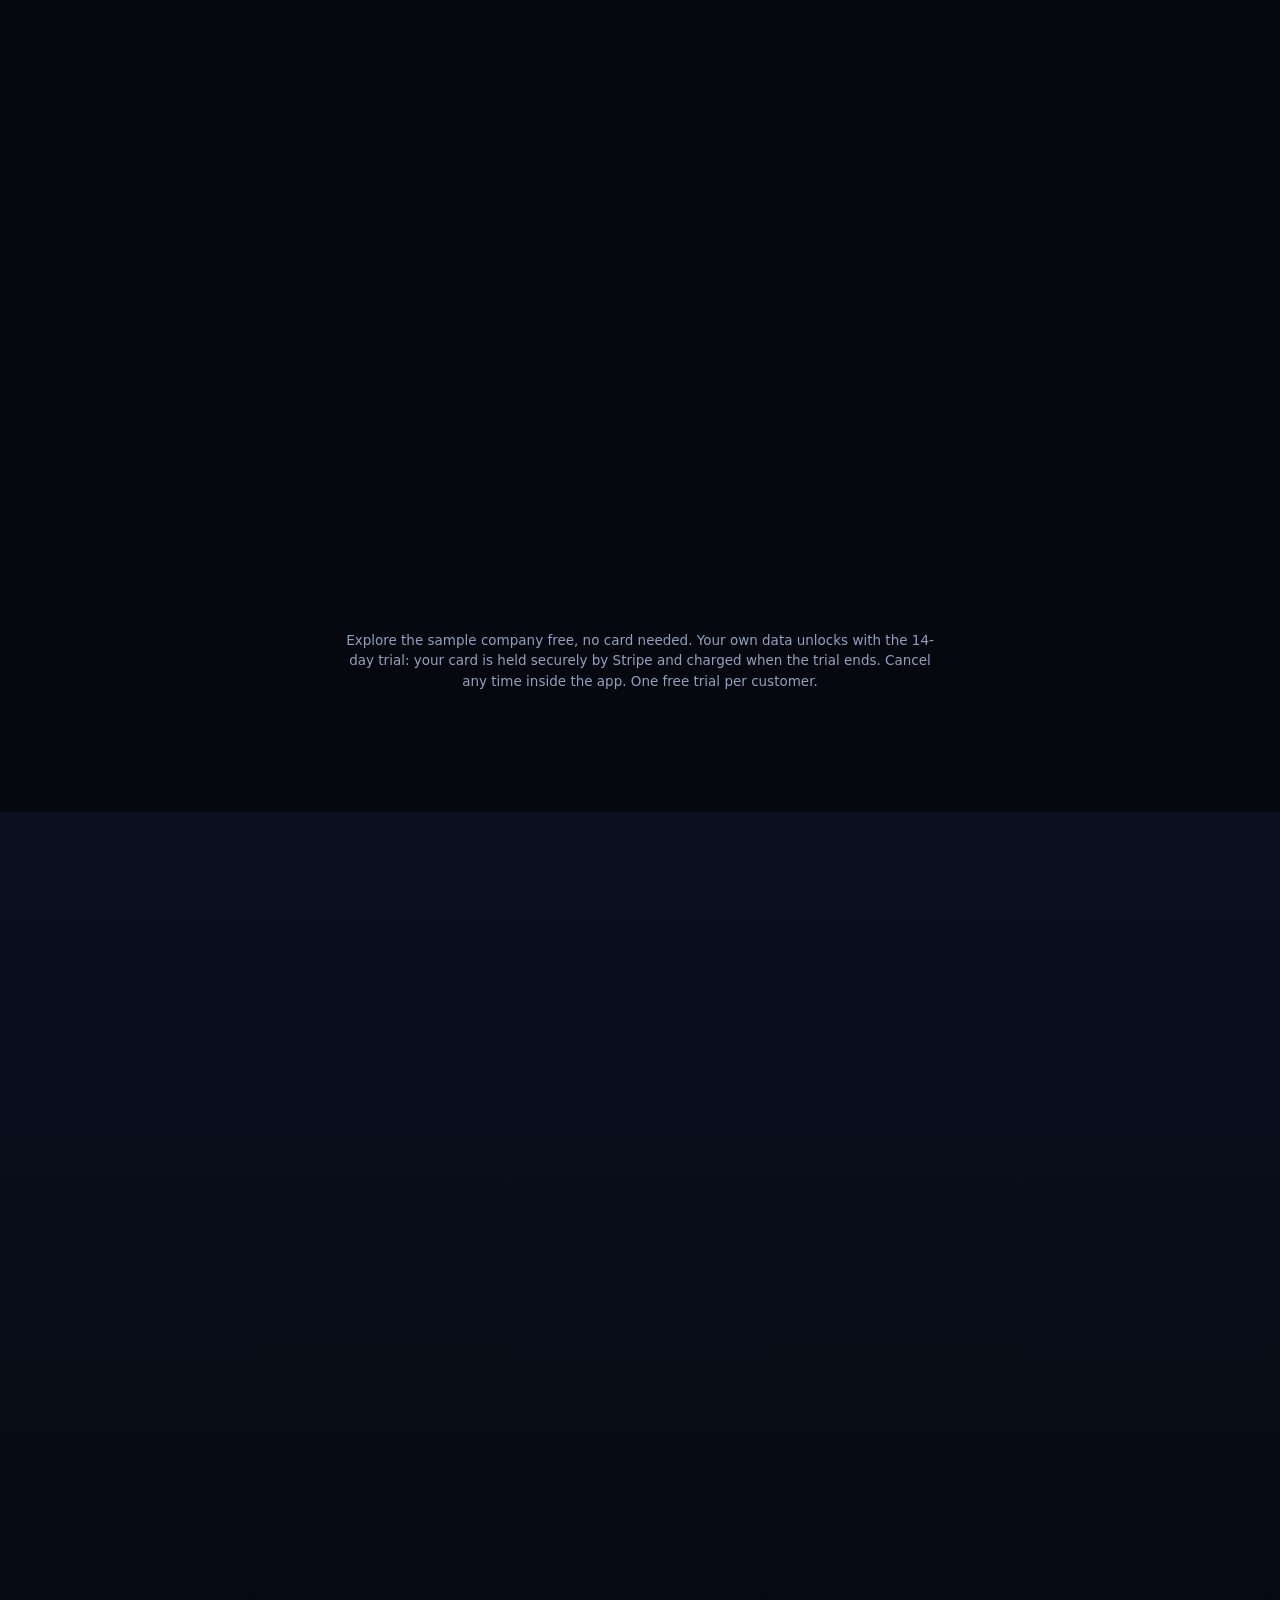
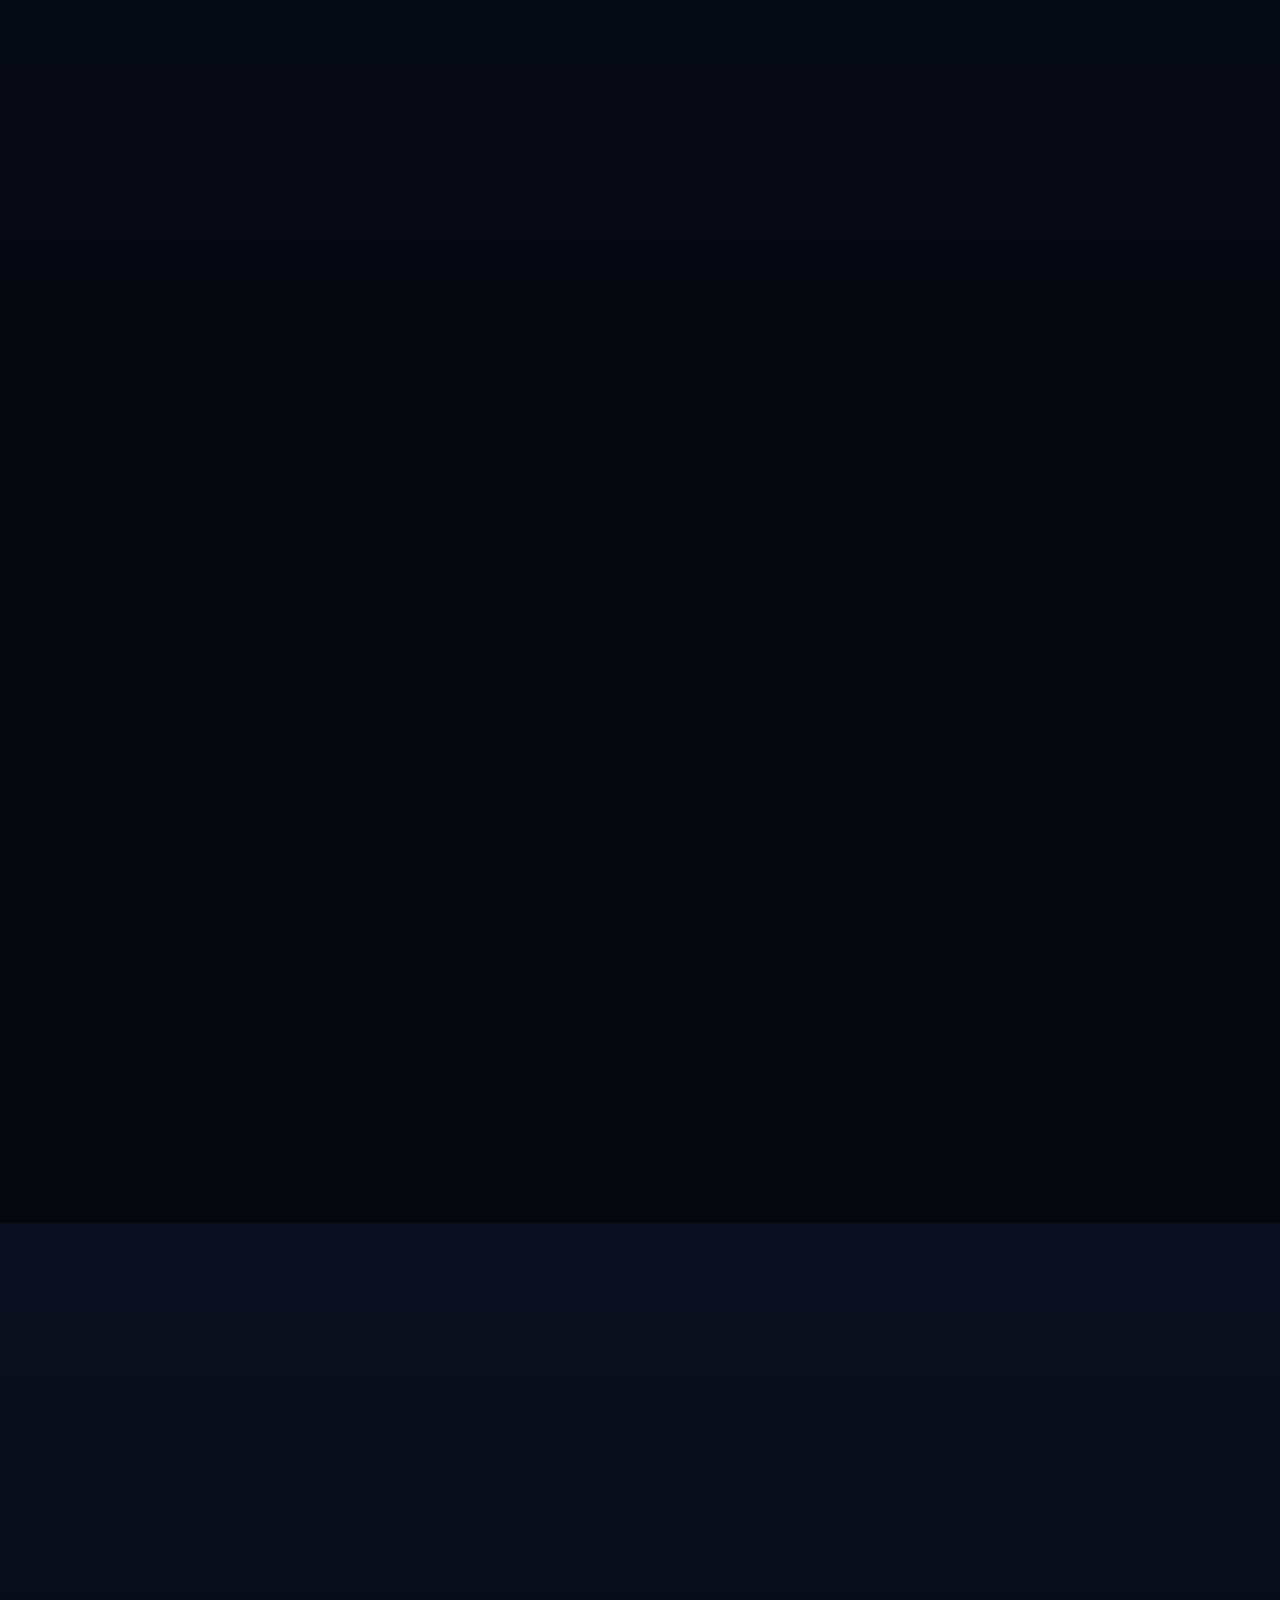
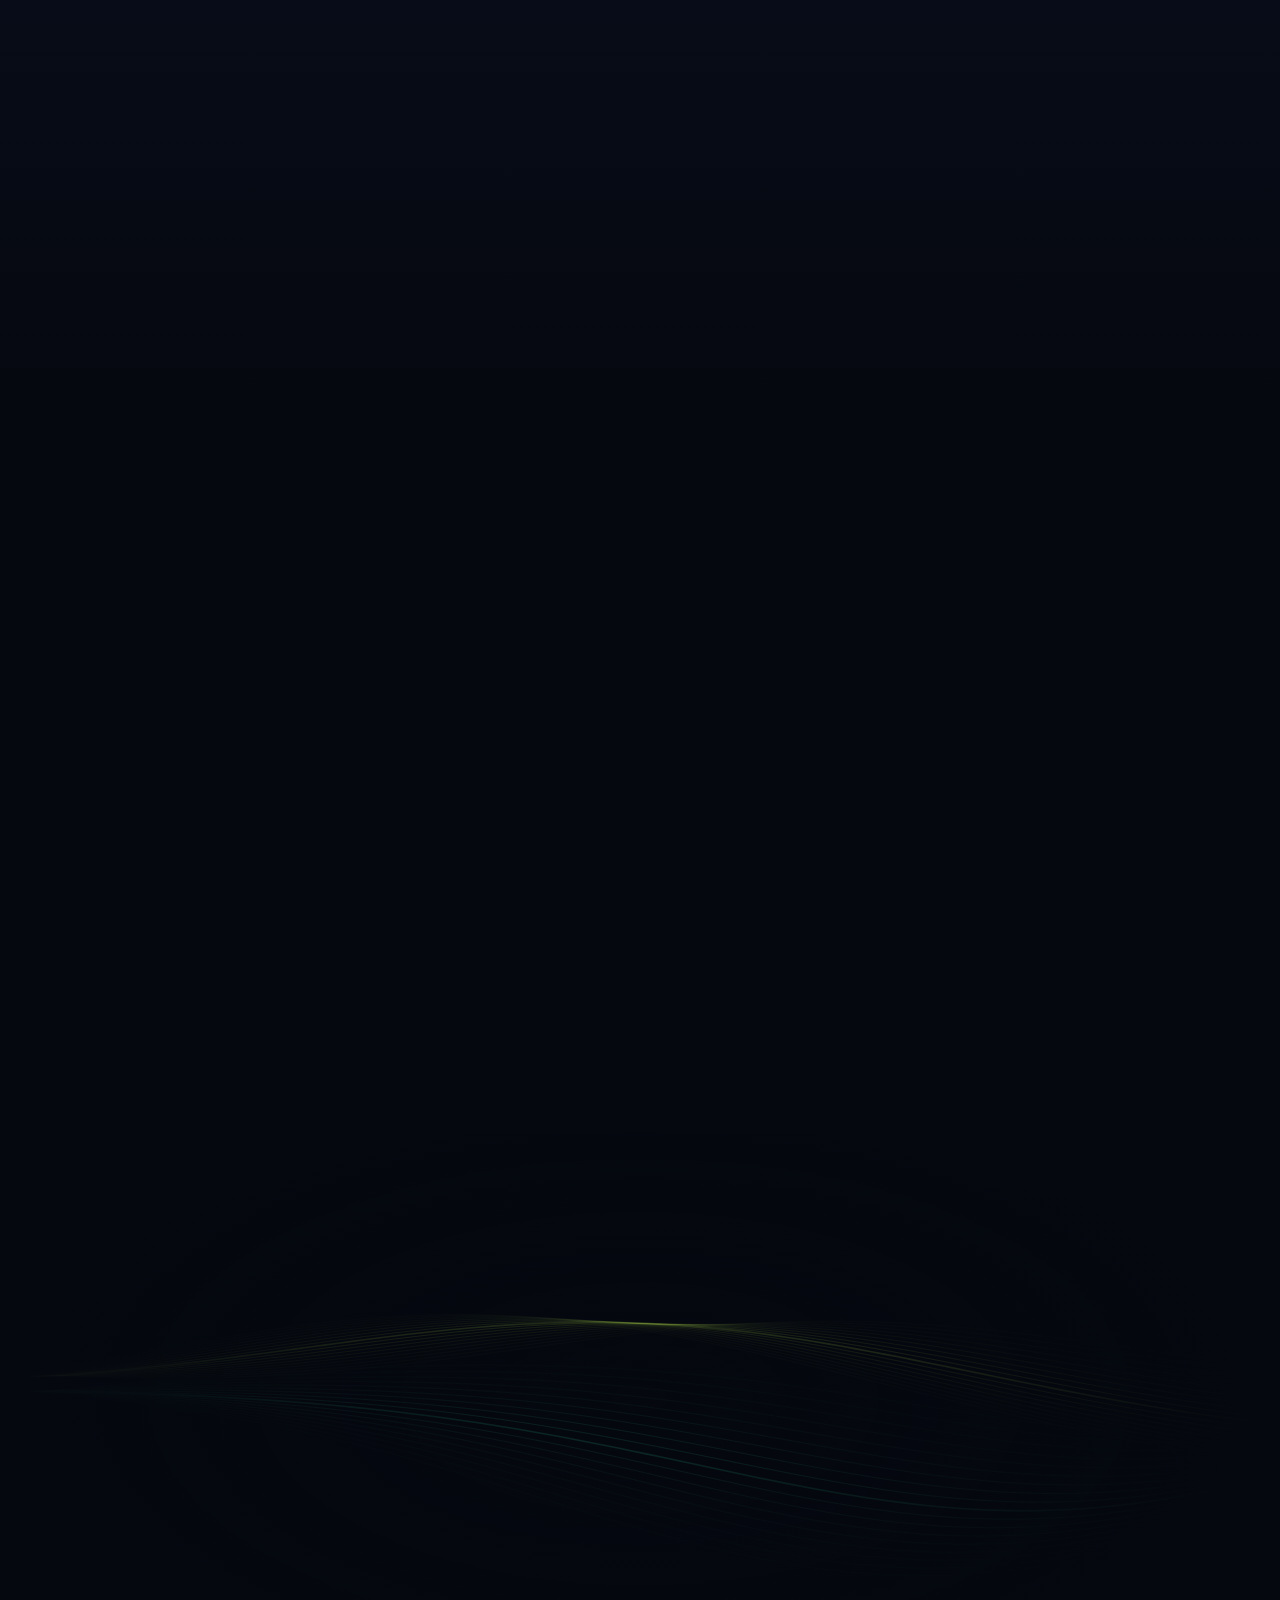
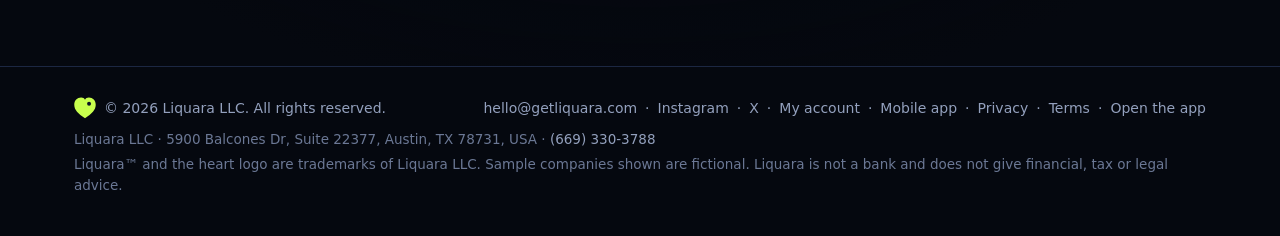
<file: setup-keys.html>
<!DOCTYPE html><html lang="en"><head><meta charset="utf-8"><meta name="robots" content="noindex"><meta http-equiv="refresh" content="0; url=./"><title>Liquara</title></head><body><a href="./">Liquara</a></body></html>
</file>
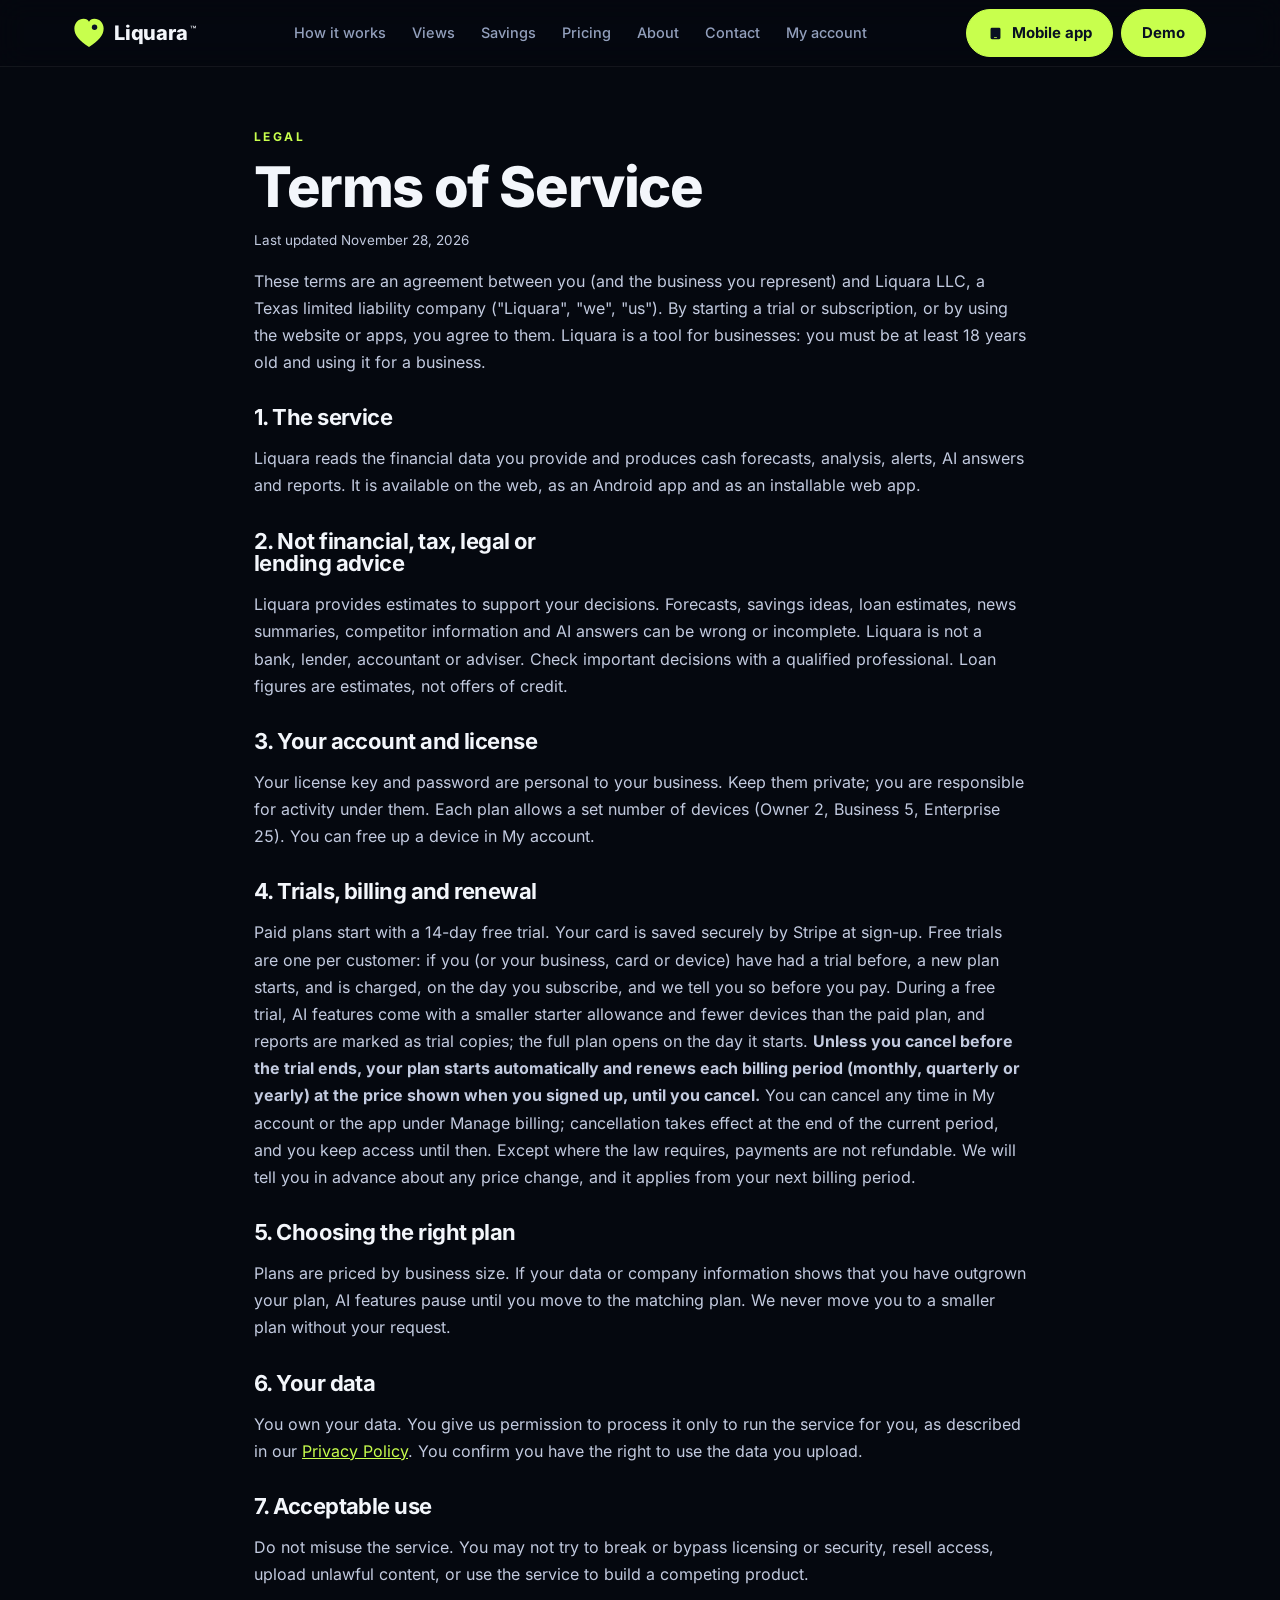
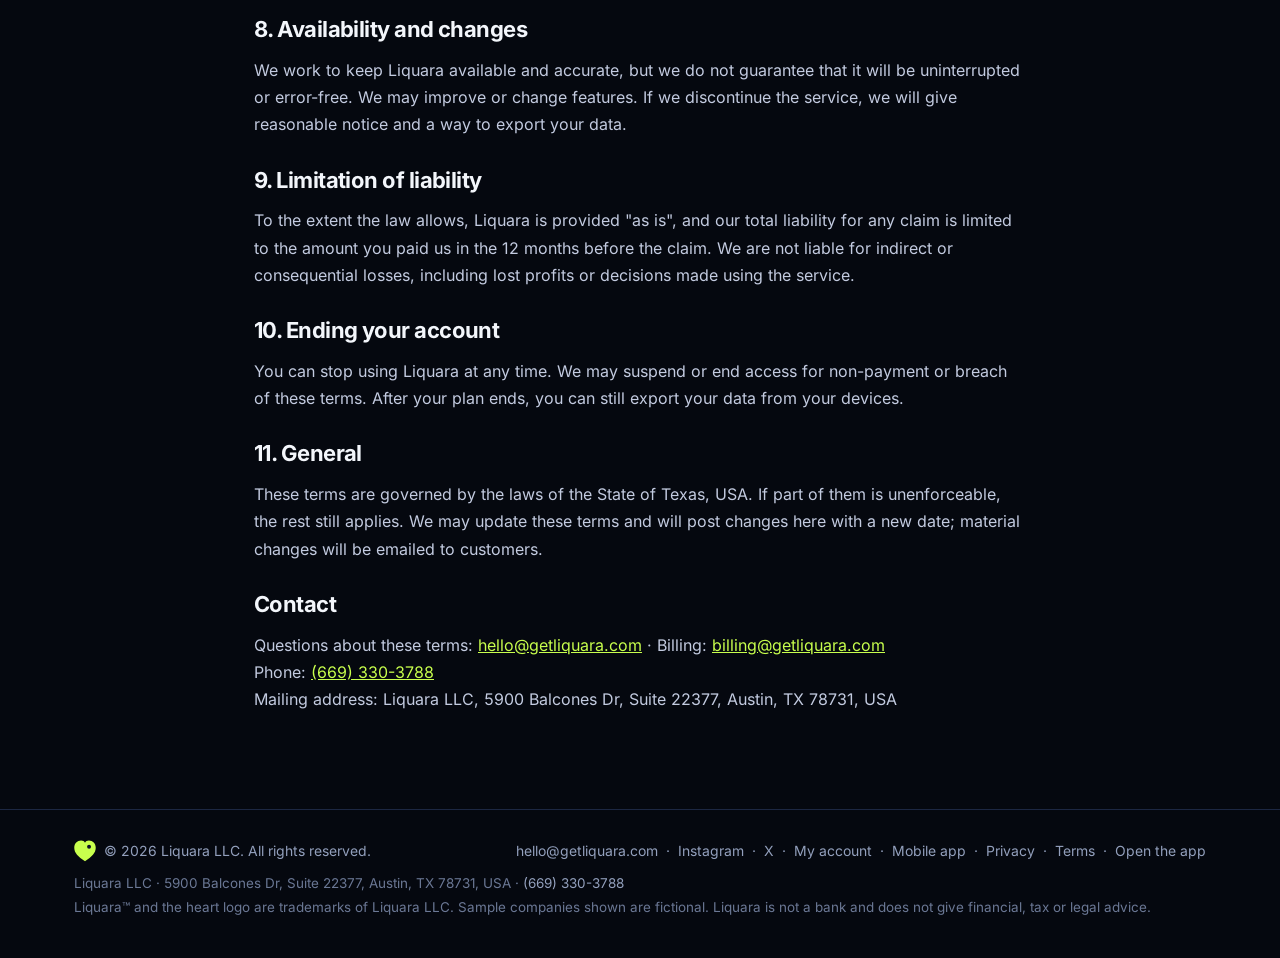
<file: terms.html>
<!DOCTYPE html>
<html lang="en">
<head>
<meta charset="utf-8">
<meta http-equiv="Content-Security-Policy" content="default-src 'none'; script-src 'self' https://static.cloudflareinsights.com; style-src 'self' 'unsafe-inline'; font-src 'self' data:; img-src 'self' data:; connect-src 'self' https:; manifest-src 'self'; base-uri 'none'; form-action 'none'">
<meta name="viewport" content="width=device-width, initial-scale=1, viewport-fit=cover">
<title>Terms of Service · Liquara</title>
<meta name="description" content="Liquara terms of service: trials, billing, renewal, your data and limits.">
<meta name="theme-color" content="#05080f">
<link rel="icon" href="icon-192.png">
<link rel="apple-touch-icon" href="apple-touch-icon.png">
<meta property="og:title" content="Liquara · Cash intelligence">
<meta property="og:description" content="Know where your cash is going, with odds. From corner shops to $1B groups.">
<meta property="og:image" content="site-desktop.jpg">
<script src="pre.js"></script>
<link rel="stylesheet" href="site.css">
<script src="analytics.js" defer></script>
</head>
<body class="home docpage">
<a class="skip" href="#content">Skip to content</a>
<header class="nav"><div class="wrap row"><a class="brand" href="./" aria-label="Liquara home"><img src="logo.svg" alt="" width="30" height="30"><span>Liquara<span aria-hidden="true" style="font-size:.5em;font-weight:700;margin-left:2px;position:relative;top:-.72em;opacity:.85">™</span></span></a><nav><a href="./#how">How it works</a><a href="./#views">Views</a><a href="./#savings">Savings</a><a href="./#pricing">Pricing</a><a href="./#founder">About</a><a href="./#contact">Contact</a><a href="account">My account</a></nav><div class="hbtns"><a class="btn pri appbtn" href="mobile"><svg viewBox="0 0 24 24" width="17" height="17" fill="currentColor" aria-hidden="true"><path d="M7 4h10a2 2 0 0 1 2 2v12a2 2 0 0 1-2 2H7a2 2 0 0 1-2-2V6a2 2 0 0 1 2-2zm3 14h4v-1h-4z"/></svg><span class="l">Mobile app</span><span class="s">App</span></a><a class="btn pri demobtn" href="app#demo">Demo</a></div></div></header><span id="content" tabindex="-1"></span>
<nav class="mnav"><a href="./#how">How it works</a><a href="./#views">Views</a><a href="./#savings">Savings</a><a href="./#pricing">Pricing</a><a href="./#founder">About</a><a href="./#faq">FAQ</a><a href="account">My account</a><a href="./#contact">Contact</a></nav>
<main class="wrap narrow doc">
<div class="eyebrow">Legal</div><h1>Terms of Service</h1><p class="tiny">Last updated November 28, 2026</p>
<p>These terms are an agreement between you (and the business you represent) and Liquara LLC, a Texas limited liability company ("Liquara", "we", "us"). By starting a trial or subscription, or by using the website or apps, you agree to them. Liquara is a tool for businesses: you must be at least 18 years old and using it for a business.</p>
<h2>1. The service</h2><p>Liquara reads the financial data you provide and produces cash forecasts, analysis, alerts, AI answers and reports. It is available on the web, as an Android app and as an installable web app.</p>
<h2>2. Not financial, tax, legal or lending advice</h2><p>Liquara provides estimates to support your decisions. Forecasts, savings ideas, loan estimates, news summaries, competitor information and AI answers can be wrong or incomplete. Liquara is not a bank, lender, accountant or adviser. Check important decisions with a qualified professional. Loan figures are estimates, not offers of credit.</p>
<h2>3. Your account and license</h2><p>Your license key and password are personal to your business. Keep them private; you are responsible for activity under them. Each plan allows a set number of devices (Owner 2, Business 5, Enterprise 25). You can free up a device in My account.</p>
<h2>4. Trials, billing and renewal</h2><p>Paid plans start with a 14-day free trial. Your card is saved securely by Stripe at sign-up. Free trials are one per customer: if you (or your business, card or device) have had a trial before, a new plan starts, and is charged, on the day you subscribe, and we tell you so before you pay. During a free trial, AI features come with a smaller starter allowance and fewer devices than the paid plan, and reports are marked as trial copies; the full plan opens on the day it starts. <b>Unless you cancel before the trial ends, your plan starts automatically and renews each billing period (monthly, quarterly or yearly) at the price shown when you signed up, until you cancel.</b> You can cancel any time in My account or the app under Manage billing; cancellation takes effect at the end of the current period, and you keep access until then. Except where the law requires, payments are not refundable. We will tell you in advance about any price change, and it applies from your next billing period.</p>
<h2>5. Choosing the right plan</h2><p>Plans are priced by business size. If your data or company information shows that you have outgrown your plan, AI features pause until you move to the matching plan. We never move you to a smaller plan without your request.</p>
<h2>6. Your data</h2><p>You own your data. You give us permission to process it only to run the service for you, as described in our <a href="privacy">Privacy Policy</a>. You confirm you have the right to use the data you upload.</p>
<h2>7. Acceptable use</h2><p>Do not misuse the service. You may not try to break or bypass licensing or security, resell access, upload unlawful content, or use the service to build a competing product.</p>
<h2>8. Availability and changes</h2><p>We work to keep Liquara available and accurate, but we do not guarantee that it will be uninterrupted or error-free. We may improve or change features. If we discontinue the service, we will give reasonable notice and a way to export your data.</p>
<h2>9. Limitation of liability</h2><p>To the extent the law allows, Liquara is provided "as is", and our total liability for any claim is limited to the amount you paid us in the 12 months before the claim. We are not liable for indirect or consequential losses, including lost profits or decisions made using the service.</p>
<h2>10. Ending your account</h2><p>You can stop using Liquara at any time. We may suspend or end access for non-payment or breach of these terms. After your plan ends, you can still export your data from your devices.</p>
<h2>11. General</h2><p>These terms are governed by the laws of the State of Texas, USA. If part of them is unenforceable, the rest still applies. We may update these terms and will post changes here with a new date; material changes will be emailed to customers.</p>
<h2>Contact</h2><p>Questions about these terms: <a href="mailto:hello@getliquara.com">hello@getliquara.com</a> · Billing: <a href="mailto:billing@getliquara.com">billing@getliquara.com</a><br>Phone: <a href="tel:+16693303788">(669) 330-3788</a><br>Mailing address: Liquara LLC, 5900 Balcones Dr, Suite 22377, Austin, TX 78731, USA</p>
</main>
<footer><div class="wrap row"><span><img src="logo.svg" alt="" width="22" height="22"> © 2026 Liquara LLC. All rights reserved.</span><span><a href="mailto:hello@getliquara.com">hello@getliquara.com</a> · <a href="https://www.instagram.com/getliquara/" target="_blank" rel="noopener me">Instagram</a> · <a href="https://x.com/getliquara" target="_blank" rel="noopener me">X</a> · <a href="account">My account</a> · <a href="mobile">Mobile app</a> · <a href="privacy">Privacy</a> · <a href="terms">Terms</a> · <a href="app">Open the app</a></span></div><p class="tiny wrap">Liquara LLC · 5900 Balcones Dr, Suite 22377, Austin, TX 78731, USA · <a href="tel:+16693303788" style="white-space:nowrap">(669) 330-3788</a></p><p class="tiny wrap" style="margin-top:4px">Liquara™ and the heart logo are trademarks of Liquara LLC. Sample companies shown are fictional. Liquara is not a bank and does not give financial, tax or legal advice.</p></footer>
<script src="site.js"></script>
<link rel="stylesheet" href="fonts.css">
</body>
</html>
</file>
<file: site.css>
:root{--bg:#05080f;--bg2:#0a1020;--panel:#0f172a;--line:#1c2742;--ink:#f3f6fb;--mute:#93a0bd;--dim:#6b7895;--lime:#c8ff4d;--lime2:#a6e22e;--green:#2ee6b0;--serif:"Instrument Serif",Georgia,"Times New Roman",serif;--sans:Inter,system-ui,-apple-system,"Segoe UI",Roboto,sans-serif}
*{box-sizing:border-box}
html{scroll-behavior:smooth;-webkit-text-size-adjust:100%}
body{margin:0;background:var(--bg);color:var(--ink);font:16px/1.6 var(--sans);-webkit-font-smoothing:antialiased;overflow-x:hidden}
a{color:var(--lime)}
img{max-width:100%;display:block}
.wrap{width:100%;max-width:1180px;margin:0 auto;padding:0 24px}
.wrap.narrow{max-width:820px}
.row{display:flex;align-items:center;gap:14px;flex-wrap:wrap}
.center{text-align:center}
.tiny{font-size:13.5px;color:var(--mute);line-height:1.55}
.lime{color:var(--lime)}
em{font-family:var(--serif);font-style:italic;font-weight:400;color:var(--lime);letter-spacing:0}

/* nav */
.nav{position:sticky;top:0;z-index:20;background:rgba(5,8,15,.72);backdrop-filter:blur(14px) saturate(1.4);-webkit-backdrop-filter:blur(14px) saturate(1.4);border-bottom:1px solid rgba(255,255,255,.06)}
.nav .row{justify-content:space-between;height:66px;flex-wrap:nowrap}
.brand{display:flex;align-items:center;gap:10px;color:var(--ink);font-weight:800;font-size:20px;text-decoration:none;letter-spacing:-.01em}
.nav nav{display:flex;gap:26px}
.nav nav a{color:var(--mute);text-decoration:none;font-size:14.5px;font-weight:500;transition:color .2s}
.nav nav a:hover{color:var(--ink)}
.mnav{display:none}

/* buttons */
.btn{display:inline-flex;align-items:center;justify-content:center;gap:8px;padding:11px 20px;border-radius:999px;font-weight:700;font-size:15px;text-decoration:none;color:var(--ink);border:1px solid var(--line);background:rgba(255,255,255,.03);transition:transform .2s,box-shadow .3s,background .2s,border-color .2s;cursor:pointer}
.btn:hover{transform:translateY(-1px);border-color:#2c3b60}
.btn.pri{background:var(--lime);color:#081022;border-color:var(--lime);box-shadow:0 0 0 rgba(200,255,77,0)}
.btn.pri:hover{box-shadow:0 10px 40px -8px rgba(200,255,77,.55)}
.btn.ghost{background:rgba(255,255,255,.04);backdrop-filter:blur(6px)}
.btn.big{padding:15px 26px;font-size:16px}
.btn.full{width:100%}

/* type */
section{padding:120px 0;position:relative;scroll-margin-top:70px}
section.alt{background:linear-gradient(180deg,var(--bg2),var(--bg))}
.eyebrow{font-size:12px;letter-spacing:.2em;text-transform:uppercase;color:var(--lime);font-weight:700;margin-bottom:14px}
h1,h2,h3{letter-spacing:-.025em;margin:0}
h1{font-size:clamp(44px,7.4vw,104px);line-height:.98;font-weight:800;max-width:14ch}
h2{font-size:clamp(34px,4.6vw,64px);line-height:1.04;font-weight:800;max-width:20ch;margin-bottom:26px}
h3{font-size:20px;line-height:1.25;font-weight:700}
.lead{font-size:clamp(17px,1.5vw,20px);color:#b8c3da;max-width:62ch}

/* hero */
.hero{min-height:100svh;padding:0;display:flex;align-items:center;overflow:hidden;background:radial-gradient(120% 80% at 70% 60%,#0b1430 0%,var(--bg) 60%)}
#flow,#flow2{position:absolute;inset:0;width:100%;height:100%;display:block}
.hero::after{content:"";position:absolute;inset:0;background:linear-gradient(90deg,rgba(5,8,15,.92) 0%,rgba(5,8,15,.55) 45%,rgba(5,8,15,0) 75%),linear-gradient(0deg,var(--bg) 0%,rgba(5,8,15,0) 30%);pointer-events:none}
.hero-in{position:relative;z-index:2;padding-top:90px;padding-bottom:110px}
.hero h1{margin-bottom:26px}
.hero .lead{margin:0 0 30px}
.hero .tiny{margin-top:18px}
.cta{gap:12px}
.scroll{position:absolute;left:50%;bottom:28px;z-index:3;width:26px;height:42px;border:2px solid rgba(255,255,255,.35);border-radius:14px;transform:translateX(-50%)}
.scroll span{position:absolute;left:50%;top:8px;width:4px;height:8px;margin-left:-2px;border-radius:2px;background:var(--lime);animation:sc 1.8s infinite}
@keyframes sc{0%{opacity:0;transform:translateY(0)}30%{opacity:1}100%{opacity:0;transform:translateY(14px)}}

/* story scrub */
.chapter{padding:22vh 0}
.scrub{font-size:clamp(30px,4.4vw,58px);line-height:1.15;font-weight:700;letter-spacing:-.02em;margin:0}
.scrub .w{opacity:.14;transition:opacity .25s}
.scrub .w.on{opacity:1}
.scrub b .w.on{color:var(--lime)}

/* stats */
.stats{padding:40px 0 110px}
.three{display:grid;grid-template-columns:repeat(3,minmax(0,1fr));gap:22px}
.stats .three>div{padding:28px;border-top:1px solid var(--line)}
.stats b{display:block;font-size:clamp(52px,6vw,84px);line-height:1;letter-spacing:-.04em;font-weight:800;color:var(--ink);margin-bottom:14px}
.stats span{display:block;color:var(--mute);font-size:15px}
.stats a{display:inline-block;margin-top:10px;font-size:12.5px;color:var(--dim);text-decoration:none;border-bottom:1px solid var(--line)}

/* cards */
.cards{display:grid;gap:18px;margin-top:40px}
.cards.four{grid-template-columns:repeat(4,minmax(0,1fr))}
.cards.three{grid-template-columns:repeat(3,minmax(0,1fr))}
.card{background:linear-gradient(180deg,rgba(255,255,255,.035),rgba(255,255,255,.01));border:1px solid var(--line);border-radius:22px;padding:26px;position:relative;overflow:hidden}
.card i{display:block;font-style:normal;font-family:var(--serif);font-size:38px;color:var(--lime);line-height:1;margin-bottom:22px}
.card h3{margin-bottom:10px}
.card p{margin:0;color:var(--mute);font-size:15px}
.card b{display:block;margin-bottom:6px}
.card span{color:var(--mute);font-size:14.5px}
.card.list>div{padding:14px 0;border-bottom:1px solid var(--line)}
.card.list>div:last-child{border-bottom:0}
.card.list span{display:block}
.grid2{display:grid;grid-template-columns:minmax(0,1fr) minmax(0,1fr);gap:60px;align-items:center}
.round{width:100%;border-radius:24px}

/* views sticky story */
.views{background:var(--bg)}
.vgrid{display:grid;grid-template-columns:minmax(0,1fr) minmax(0,1fr);gap:70px;margin-top:30px}
.stage{position:sticky;top:12vh;height:76vh;display:flex;align-items:center;justify-content:center}
.stage img{position:absolute;height:100%;width:auto;max-width:none;opacity:0;transform:translateY(24px) scale(.97);transition:opacity .7s,transform .9s cubic-bezier(.2,.7,.2,1)}
.stage img.on{opacity:1;transform:none}
.stage .halo{position:absolute;width:70%;height:60%;border-radius:50%;background:radial-gradient(closest-side,rgba(200,255,77,.22),rgba(200,255,77,0));filter:blur(20px);z-index:-1}
.steps .step{min-height:76vh;display:flex;flex-direction:column;justify-content:center;opacity:.25;transition:opacity .5s}
.steps .step.on{opacity:1}
.step .tag{align-self:flex-start;font-size:12px;letter-spacing:.16em;text-transform:uppercase;font-weight:700;color:#081022;background:var(--lime);padding:5px 12px;border-radius:999px;margin-bottom:18px}
.step h3{font-size:clamp(30px,3.4vw,46px);letter-spacing:-.025em;margin-bottom:14px}
.step p{color:var(--mute);font-size:18px;max-width:44ch;margin:0}
.mshot{display:none}

/* pricing */
.seg{display:inline-flex;gap:4px;padding:5px;border:1px solid var(--line);border-radius:999px;background:rgba(255,255,255,.02)}
.seg button{border:0;background:none;color:var(--mute);font:600 14px var(--sans);padding:9px 16px;border-radius:999px;cursor:pointer}
.seg button.on{background:var(--lime);color:#081022}
.plan ul{list-style:none;padding:0;margin:18px 0 24px;color:var(--mute);font-size:14.5px}
.plan li{padding:7px 0 7px 24px;position:relative}
.plan li::before{content:"";position:absolute;left:2px;top:14px;width:10px;height:6px;border-left:2px solid var(--lime);border-bottom:2px solid var(--lime);transform:rotate(-45deg)}
.price{font-size:46px;font-weight:800;letter-spacing:-.03em;margin-top:14px}
.price span{font-size:15px;color:var(--mute);font-weight:500;letter-spacing:0}
.plan.rec{border-color:rgba(200,255,77,.55);box-shadow:0 30px 80px -40px rgba(200,255,77,.4)}
.badge{position:absolute;top:18px;right:18px;font-size:11.5px;font-weight:700;color:#081022;background:var(--lime);padding:4px 10px;border-radius:999px}
#pricing .tiny.center{margin:26px auto 0;max-width:70ch}

/* mobile */
.small-cards{margin-top:50px}
.install{margin-top:18px;border:1px solid var(--line);border-radius:18px;padding:16px 20px;background:rgba(255,255,255,.02)}
.install summary{cursor:pointer;font-weight:700}
.install ol{margin:12px 0 0;padding-left:20px;color:var(--mute);line-height:1.8}
.install p{color:var(--dim);font-size:13.5px;margin:10px 0 0}

/* founder */
.founder{display:grid;grid-template-columns:minmax(0,.8fr) minmax(0,1.2fr);gap:70px;align-items:center}
.portrait{position:relative;aspect-ratio:4/5;border-radius:28px;overflow:hidden;background:radial-gradient(90% 70% at 50% 30%,#1a2b55,#0a1020);border:1px solid var(--line);display:grid;place-items:center}
.portrait span{font-family:var(--serif);font-size:clamp(90px,12vw,160px);color:var(--lime);font-style:italic}
.portrait img{position:absolute;inset:0;width:100%;height:100%;object-fit:cover}
.portrait::after{content:"";position:absolute;inset:0;box-shadow:inset 0 0 0 1px rgba(255,255,255,.06),inset 0 -120px 120px -60px rgba(5,8,15,.6);border-radius:28px;pointer-events:none}
.who{font-size:18px;margin:0 0 18px}
.who span{color:var(--mute);font-size:15px}
blockquote{margin:28px 0;padding:0 0 0 22px;border-left:2px solid var(--lime);font-family:var(--serif);font-style:italic;font-size:clamp(24px,2.6vw,34px);line-height:1.2;color:var(--ink)}

/* faq */
details{border-bottom:1px solid var(--line);padding:20px 0}
details summary{cursor:pointer;font-weight:700;font-size:18px;list-style:none;position:relative;padding-right:30px}
details summary::-webkit-details-marker{display:none}
details summary::after{content:"+";position:absolute;right:4px;top:-4px;font-size:26px;font-weight:400;color:var(--lime);transition:transform .3s}
details[open] summary::after{transform:rotate(45deg)}
details p{color:var(--mute);margin:12px 0 0}
.install summary::after{top:-6px}

/* contact */
.contact .card{display:flex;flex-direction:column;gap:6px;text-decoration:none;color:inherit;transition:border-color .25s,transform .25s}
.contact .card:hover{border-color:var(--lime);transform:translateY(-3px)}
.contact .card span{color:var(--lime);font-weight:600;font-size:15px;overflow-wrap:anywhere}

/* final */
.final{padding:160px 0;overflow:hidden;text-align:center}
.final::after{content:"";position:absolute;inset:0;background:radial-gradient(60% 70% at 50% 50%,rgba(5,8,15,.35),var(--bg) 80%);pointer-events:none}
.final .wrap{position:relative;z-index:2}
.final h2{margin:0 auto 34px;max-width:16ch}

/* footer */
footer{border-top:1px solid var(--line);padding:30px 0 40px}
footer .row{justify-content:space-between;color:var(--mute);font-size:14px}
footer .row span{display:flex;align-items:center;gap:8px;flex-wrap:wrap}
footer a{color:var(--mute);text-decoration:none}
footer a:hover{color:var(--ink)}
footer .tiny{margin-top:10px;color:var(--dim)}

/* reveal */
.js .rv{opacity:0;transform:translateY(28px);transition:opacity .9s cubic-bezier(.2,.7,.2,1),transform .9s cubic-bezier(.2,.7,.2,1)}
.js .rv.in{opacity:1;transform:none}

/* privacy page (shared) */
section h1{font-size:clamp(36px,5vw,56px)}
body:not(.home) section{padding:70px 0}

/* phones */
@media (max-width:900px){
  .nav nav{display:none}
  .mnav{display:flex;gap:8px;overflow-x:auto;scrollbar-width:none;padding:10px 16px;position:sticky;top:66px;z-index:19;background:rgba(5,8,15,.9);backdrop-filter:blur(12px);-webkit-backdrop-filter:blur(12px);border-bottom:1px solid rgba(255,255,255,.06)}
  .mnav::-webkit-scrollbar{display:none}
  .mnav a{flex:none;padding:7px 13px;border-radius:999px;border:1px solid var(--line);color:#c9d2e6;font-size:14px;font-weight:600;text-decoration:none;white-space:nowrap}
  .mnav a[href="mobile"],.mnav a[href="account"]{border-color:rgba(200,255,77,.55);color:var(--lime)}
  section{padding:84px 0;scroll-margin-top:124px}
  .wrap{padding:0 20px}
  .hero{min-height:calc(100svh - 110px)}
  .hero::after{background:linear-gradient(0deg,var(--bg) 0%,rgba(5,8,15,.75) 45%,rgba(5,8,15,.35) 100%)}
  .hero-in{padding-top:60px;padding-bottom:90px}
  .grid2,.three,.cards.four,.cards.three,.vgrid,.founder{grid-template-columns:minmax(0,1fr);gap:22px}
  .grid2{gap:34px}
  .chapter{padding:14vh 0}
  .stats .three>div{padding:22px 0}
  .stage{display:none}
  .steps .step{min-height:0;opacity:1;padding:26px 0 40px;border-top:1px solid var(--line)}
  .mshot{display:block;width:78%;max-width:340px;margin:0 auto 20px}
  .founder{gap:34px}
  .portrait{max-width:360px;width:100%}
  footer .row{flex-direction:column;align-items:flex-start;gap:10px}
}
@media (prefers-reduced-motion:reduce){
  html{scroll-behavior:auto}
  .js .rv{opacity:1;transform:none;transition:none}
  .scrub .w{opacity:1}
  .scroll span{animation:none}
}
.stats b span{display:inline;font-size:inherit;color:inherit;margin:0}
@media (max-width:900px){
  .hero::after{background:linear-gradient(0deg,var(--bg) 0%,rgba(5,8,15,.55) 40%,rgba(5,8,15,.15) 100%)}
  .portrait{max-width:280px}
}

.founder{display:block}
/* header buttons, laptop views, phones */
.hbtns{display:flex;gap:8px;align-items:center}
.appbtn svg{flex:none}
.stage img{height:auto;width:100%;max-width:820px}
.mshot{border-radius:0}
.phones2{position:relative;display:flex;justify-content:center;align-items:flex-end;min-height:420px}
.phones2 img{width:48%;max-width:300px;filter:drop-shadow(0 30px 50px rgba(0,0,0,.55))}
.phones2 img:first-child{transform:rotate(-5deg) translateX(14%);z-index:1}
.phones2 img:last-child{transform:rotate(4deg) translate(-12%,-26px)}
@media (max-width:900px){.mshot{width:100%;max-width:640px}}
@media (max-width:560px){.nav .row{gap:8px}.hbtns .btn{padding:9px 13px;font-size:14px}.appbtn .l{display:none}.brand{font-size:18px}}
.appbtn .s{display:none}@media (max-width:560px){.appbtn .s{display:inline}}
/* mobile app page */
.mhero{min-height:auto;padding:120px 0 80px}
.mhero .mgrid{position:relative;z-index:2}
.phones2.big{min-height:560px}.phones2.big img{max-width:340px}
.mstats{display:grid;grid-template-columns:repeat(4,minmax(0,1fr));gap:20px;text-align:center;padding:40px 0}
.mstats b{display:block;font-family:var(--serif);font-size:64px;font-weight:400;color:var(--lime);line-height:1}
.mstats span{color:var(--mute);font-size:14px}
.shots{display:grid;grid-template-columns:repeat(3,minmax(0,1fr));gap:30px;margin-top:40px}
.shots figure{margin:0;text-align:center}.shots img{width:100%;max-width:300px;margin:0 auto;filter:drop-shadow(0 24px 40px rgba(0,0,0,.5))}
.shots figcaption{color:var(--mute);font-size:14.5px;margin-top:10px}.shots figcaption b{display:block;color:var(--ink);font-size:17px;margin-bottom:2px}
.msteps{list-style:none;counter-reset:s;padding:0;margin:26px 0}
.msteps li{counter-increment:s;position:relative;padding:0 0 22px 56px}
.msteps li::before{content:counter(s);position:absolute;left:0;top:-2px;width:38px;height:38px;border-radius:50%;background:rgba(200,255,77,.12);border:1px solid rgba(200,255,77,.4);color:var(--lime);display:flex;align-items:center;justify-content:center;font-weight:800}
.msteps b{display:block;font-size:17px}.msteps span{color:var(--mute);font-size:15px}
.mside{display:flex;flex-direction:column;gap:16px}
@media (max-width:900px){.mhero{padding:110px 0 50px}.phones2.big{min-height:440px}.mstats{grid-template-columns:repeat(2,minmax(0,1fr))}.mstats b{font-size:48px}.shots{grid-template-columns:repeat(2,minmax(0,1fr));gap:18px}}
.msteps strong,.mside strong,.mhero strong{color:var(--ink);font-weight:700}
/* my account */
.acctpage{background:radial-gradient(120% 60% at 70% 0%,#0b1430 0%,var(--bg) 55%)}
.acct{max-width:860px;padding-top:56px;padding-bottom:80px}
.acard{background:rgba(15,23,42,.72);border:1px solid var(--line);border-radius:18px;padding:28px;margin:0 auto 18px;max-width:860px}
.acard h1{font-size:40px;margin:6px 0 6px}.acard h2{font-size:30px;margin:8px 0 2px}.acard h2 small{font-size:14px;color:var(--mute);font-weight:500}
.acard.alt{background:transparent;text-align:center}
.acard .btn.full{width:100%;margin-top:6px}
.af{display:block;margin-top:14px}.af span{display:block;font-size:13px;color:var(--mute);margin-bottom:6px}
.af input{width:100%;background:#070b16;border:1px solid var(--line);border-radius:12px;padding:14px 16px;color:var(--ink);font:inherit;font-size:16px}
.af input:focus{outline:none;border-color:var(--lime)}
.amsg{min-height:20px;color:#ffb3a7;font-size:14px;margin:12px 0 6px}
.atabs{display:flex;gap:6px;background:rgba(255,255,255,.03);border:1px solid var(--line);border-radius:999px;padding:4px;margin-top:18px}
.atabs button{flex:1;border:0;background:transparent;color:var(--mute);font:inherit;font-weight:600;padding:10px;border-radius:999px;cursor:pointer}
.atabs button.on{background:var(--lime);color:#081022}
.ahead{display:flex;justify-content:space-between;align-items:flex-end;gap:16px;margin-bottom:18px}.ahead h1{font-size:46px;margin:6px 0 2px}
.lic .lt{display:flex;justify-content:space-between;gap:16px;align-items:flex-start;flex-wrap:wrap}
.lic .acts{display:flex;gap:8px;flex-wrap:wrap}
.pill{display:inline-block;font-size:12px;font-weight:800;letter-spacing:.06em;text-transform:uppercase;padding:4px 10px;border-radius:999px}
.pill.ok{background:rgba(46,230,176,.15);color:#2ee6b0}.pill.warn{background:rgba(255,200,87,.15);color:#ffc857}.pill.bad{background:rgba(255,107,90,.15);color:#ff6b5a}
.agrid{display:grid;grid-template-columns:repeat(4,minmax(0,1fr));gap:18px;margin-top:22px;padding-top:18px;border-top:1px solid var(--line)}
.agrid.three{grid-template-columns:repeat(3,minmax(0,1fr));border-top:0;padding-top:0;margin-top:12px}
.agrid span{display:block;font-size:12px;color:var(--mute);text-transform:uppercase;letter-spacing:.1em;margin-bottom:4px}
.agrid b{font-size:17px}.agrid .mono{letter-spacing:.06em}.agrid .ln{font-size:13px;color:var(--mute);margin-top:4px}
.agrid.three .btn{margin-top:8px}
.aspin{display:inline-block;width:28px;height:28px;border-radius:50%;border:3px solid rgba(200,255,77,.2);border-top-color:var(--lime);animation:aspin 1s linear infinite}@keyframes aspin{to{transform:rotate(360deg)}}
@media (max-width:760px){.agrid{grid-template-columns:repeat(2,minmax(0,1fr))}.agrid.three{grid-template-columns:1fr}.acard{padding:22px}.acard h1,.ahead h1{font-size:34px}}
/* my account: its own page */
.abar{display:flex;align-items:center;justify-content:space-between;max-width:860px;margin:0 auto;padding:22px 24px 0}
.abar-t{font-size:13px;font-weight:700;letter-spacing:.14em;text-transform:uppercase;color:var(--mute)}
.acctpage .acct{padding-top:28px}
.afoot{text-align:center;color:var(--mute);font-size:13.5px;padding:10px 24px 40px}.afoot a{color:var(--mute)}.afoot a:hover{color:var(--lime)}
/* legal + 404 pages */
.doc{padding-top:60px;padding-bottom:80px}.doc h1{font-size:clamp(36px,6vw,56px);margin:8px 0 6px}.doc h2{font-size:22px;margin:30px 0 8px;font-family:var(--sans);font-weight:700}.doc p{color:#c3cbe0;line-height:1.7}
.nf{padding-top:90px;padding-bottom:120px;text-align:left}.nf h1{font-size:clamp(40px,7vw,72px);margin:10px 0}

/* keyed download of the Android app */
.getapp{margin-top:22px;max-width:620px}
.getapp label{display:block;margin:0 0 8px;color:var(--ink)}
.dlrow{flex-wrap:wrap;align-items:stretch}
.dlin{flex:1 1 230px;min-width:0;background:#070b16;border:1px solid var(--line);border-radius:999px;padding:14px 20px;color:var(--ink);font:inherit;font-size:17px;font-weight:700;letter-spacing:.06em;text-transform:uppercase}
.dlin::placeholder{color:var(--dim);font-weight:600}
.dlin:focus{outline:none;border-color:var(--lime)}
#dlmsg.dlbad{color:#ffb3a7}#dlmsg.dlok{color:var(--green)}
.amsg.ok{color:var(--green)}
.anote{background:rgba(127,180,255,.08);border:1px solid rgba(127,180,255,.28);border-radius:12px;padding:10px 14px;font-size:13.5px;color:var(--mute);margin:0 auto 18px;max-width:860px}

/* keyboard and screen-reader users can jump past the menu */
.skip{position:absolute;left:-9999px;top:8px;z-index:1000;background:var(--lime);color:#081022;font-weight:700;padding:10px 18px;border-radius:999px;text-decoration:none}
.skip:focus{left:8px}
#content{display:block;height:0;outline:0}
</file>
<file: fonts.css>
/* Liquara's two typefaces, served from this site so that no visitor's browser has to contact a font service.
   Inter: Copyright 2016 The Inter Project Authors. Instrument Serif: Copyright 2022 The Instrument Serif Project Authors.
   Both are licensed under the SIL Open Font License, Version 1.1: https://openfontlicense.org */
@font-face{font-family:"Inter";font-style:normal;font-weight:400;font-display:swap;src:url([data-uri]) format("woff");unicode-range:U+0020-007E,U+00A0-00FF,U+0131,U+0152-0153,U+02BB-02BC,U+02C6,U+02DA,U+02DC,U+2000-206F,U+20A0-20BF,U+2122,U+2190-2199,U+2212,U+2215,U+221E,U+2248,U+2260,U+2264-2265,U+25B2,U+25BC,U+25CF,U+2713,U+2715,U+2717,U+FEFF,U+FFFD}
@font-face{font-family:"Inter";font-style:normal;font-weight:500;font-display:swap;src:url([data-uri]) format("woff");unicode-range:U+0020-007E,U+00A0-00FF,U+0131,U+0152-0153,U+02BB-02BC,U+02C6,U+02DA,U+02DC,U+2000-206F,U+20A0-20BF,U+2122,U+2190-2199,U+2212,U+2215,U+221E,U+2248,U+2260,U+2264-2265,U+25B2,U+25BC,U+25CF,U+2713,U+2715,U+2717,U+FEFF,U+FFFD}
@font-face{font-family:"Inter";font-style:normal;font-weight:600;font-display:swap;src:url([data-uri]) format("woff");unicode-range:U+0020-007E,U+00A0-00FF,U+0131,U+0152-0153,U+02BB-02BC,U+02C6,U+02DA,U+02DC,U+2000-206F,U+20A0-20BF,U+2122,U+2190-2199,U+2212,U+2215,U+221E,U+2248,U+2260,U+2264-2265,U+25B2,U+25BC,U+25CF,U+2713,U+2715,U+2717,U+FEFF,U+FFFD}
@font-face{font-family:"Inter";font-style:normal;font-weight:700;font-display:swap;src:url([data-uri]) format("woff");unicode-range:U+0020-007E,U+00A0-00FF,U+0131,U+0152-0153,U+02BB-02BC,U+02C6,U+02DA,U+02DC,U+2000-206F,U+20A0-20BF,U+2122,U+2190-2199,U+2212,U+2215,U+221E,U+2248,U+2260,U+2264-2265,U+25B2,U+25BC,U+25CF,U+2713,U+2715,U+2717,U+FEFF,U+FFFD}
@font-face{font-family:"Inter";font-style:normal;font-weight:800;font-display:swap;src:url([data-uri]) format("woff");unicode-range:U+0020-007E,U+00A0-00FF,U+0131,U+0152-0153,U+02BB-02BC,U+02C6,U+02DA,U+02DC,U+2000-206F,U+20A0-20BF,U+2122,U+2190-2199,U+2212,U+2215,U+221E,U+2248,U+2260,U+2264-2265,U+25B2,U+25BC,U+25CF,U+2713,U+2715,U+2717,U+FEFF,U+FFFD}
@font-face{font-family:"Instrument Serif";font-style:normal;font-weight:400;font-display:swap;src:url([data-uri]) format("woff");unicode-range:U+0020-007E,U+00A0-00FF,U+0131,U+0152-0153,U+02BB-02BC,U+02C6,U+02DA,U+02DC,U+2000-206F,U+20A0-20BF,U+2122,U+2190-2199,U+2212,U+2215,U+221E,U+2248,U+2260,U+2264-2265,U+25B2,U+25BC,U+25CF,U+2713,U+2715,U+2717,U+FEFF,U+FFFD}
@font-face{font-family:"Instrument Serif";font-style:italic;font-weight:400;font-display:swap;src:url([data-uri]) format("woff");unicode-range:U+0020-007E,U+00A0-00FF,U+0131,U+0152-0153,U+02BB-02BC,U+02C6,U+02DA,U+02DC,U+2000-206F,U+20A0-20BF,U+2122,U+2190-2199,U+2212,U+2215,U+221E,U+2248,U+2260,U+2264-2265,U+25B2,U+25BC,U+25CF,U+2713,U+2715,U+2717,U+FEFF,U+FFFD}
</file>
<file: app.css>
:root {
  --bg: #070b16; --bg2: #0e1527; --panel: #111a2e; --panel2: #16213a;
  --line: rgba(200, 255, 77, .28); --line2: #1f2a44;
  --gold: #c8ff4d; --gold2: #8fbf2a; --ink: #f2f5ff; --mute: #a3afc9; --dim: #7d89a6;
  --cyan: #7fb4ff; --green: #2ee6b0; --red: #ff6b5a; --amber: #ffc857;
  --serif: Inter, system-ui, -apple-system, "Segoe UI", Roboto, sans-serif;
  --sans: system-ui, -apple-system, "Segoe UI", Roboto, "Helvetica Neue", Arial, sans-serif;
  --r: 16px; --nav: 64px;
  --sat: env(safe-area-inset-top, 0px); --sab: env(safe-area-inset-bottom, 0px);
}
* { box-sizing: border-box; -webkit-tap-highlight-color: transparent; }
html, body { margin: 0; background: var(--bg); color: var(--ink); font-family: var(--sans); font-size: 15px; line-height: 1.45; }
body { min-height: 100vh; overflow-x: hidden; font-variant-numeric: tabular-nums; }
button, input, select, textarea { font: inherit; color: inherit; }
a { color: var(--cyan); }
.bgfx { position: fixed; inset: 0; z-index: 0; pointer-events: none; background:
  radial-gradient(1200px 600px at 80% -10%, rgba(40, 90, 170, .28), transparent 60%),
  radial-gradient(900px 500px at -10% 30%, rgba(217, 180, 95, .07), transparent 60%),
  radial-gradient(900px 700px at 50% 120%, rgba(60, 140, 200, .12), transparent 60%), var(--bg); }
.bgfx svg { position: absolute; right: -180px; top: 60px; width: 620px; opacity: .06; }
#app { position: relative; z-index: 1; padding: calc(var(--sat) + 10px) 14px calc(var(--nav) + var(--sab) + 24px); max-width: 1180px; margin: 0 auto; }

/* header */
.top { display: flex; align-items: center; gap: 10px; padding: 4px 2px 12px; }
.top .mk { width: 34px; height: 34px; flex: none; }
.top .nm { font-family: var(--serif); font-size: 21px; letter-spacing: .14em; font-weight: 700; color: var(--gold); line-height: 1; }
.top .co { font-size: 12px; color: var(--mute); white-space: nowrap; overflow: hidden; text-overflow: ellipsis; max-width: 46vw; }
.top .sp { flex: 1; }
.ib { width: 40px; height: 40px; border-radius: 12px; border: 1px solid var(--line2); background: var(--panel); display: inline-flex; align-items: center; justify-content: center; cursor: pointer; flex: none; }
.ib svg { width: 20px; height: 20px; stroke: var(--ink); fill: none; stroke-width: 1.8; stroke-linecap: round; stroke-linejoin: round; }
.live { display: inline-flex; align-items: center; gap: 6px; font-size: 11px; letter-spacing: .08em; text-transform: uppercase; color: var(--green); border: 1px solid rgba(95, 211, 154, .35); padding: 4px 8px; border-radius: 99px; white-space: nowrap; }
.live i { width: 7px; height: 7px; border-radius: 50%; background: var(--green); box-shadow: 0 0 0 0 rgba(95, 211, 154, .6); animation: pulse 2s infinite; }
@keyframes pulse { 70% { box-shadow: 0 0 0 8px rgba(95, 211, 154, 0); } 100% { box-shadow: 0 0 0 0 rgba(95, 211, 154, 0); } }

/* type */
.eyebrow { font-size: 10.5px; letter-spacing: .2em; text-transform: uppercase; color: var(--gold); font-weight: 700; display: flex; align-items: center; gap: 8px; }
.eyebrow::after { content: ""; flex: 1; height: 1px; background: linear-gradient(90deg, var(--line), transparent); }
h1, h2, h3 { font-family: var(--serif); font-weight: 600; margin: 0; letter-spacing: .01em; }
h1 { font-size: 26px; line-height: 1.15; }
h2 { font-size: 20px; line-height: 1.2; }
h3 { font-size: 16.5px; }
.mute { color: var(--mute); } .dim { color: var(--dim); } .small { font-size: 12.5px; } .tiny { font-size: 11px; }
.pos { color: var(--green); } .neg { color: var(--red); } .warn { color: var(--amber); } .gold { color: var(--gold); } .cy { color: var(--cyan); }
.big { font-family: var(--serif); font-size: 38px; line-height: 1.05; font-weight: 600; letter-spacing: -.01em; }
.mid { font-family: var(--serif); font-size: 24px; line-height: 1.1; font-weight: 600; }

/* panels */
.panel { background: var(--panel); border: 1px solid var(--line2); border-radius: var(--r); padding: 16px; margin-bottom: 12px; backdrop-filter: blur(10px); -webkit-backdrop-filter: blur(10px); position: relative; overflow: hidden; }
.panel.gold { border-color: var(--line); }
.panel.gold::before { content: ""; position: absolute; left: 0; right: 0; top: 0; height: 2px; background: linear-gradient(90deg, transparent, var(--gold), transparent); opacity: .7; }
.panel > .eyebrow { margin-bottom: 10px; }
.grid { display: grid; gap: 12px; }
.g2 { grid-template-columns: repeat(2, minmax(0, 1fr)); }
.g3 { grid-template-columns: repeat(3, minmax(0, 1fr)); }
@media (min-width: 900px) { .wide2 { display: grid; grid-template-columns: minmax(0, 1.35fr) minmax(0, 1fr); gap: 12px; align-items: start; } .g3w { grid-template-columns: repeat(3, minmax(0, 1fr)); } .kpis { grid-template-columns: repeat(3, minmax(0, 1fr)) !important; } }
.kpis { display: grid; grid-template-columns: repeat(2, minmax(0, 1fr)); gap: 10px; }
.kpi { background: var(--panel2); border: 1px solid var(--line2); border-radius: 14px; padding: 11px 12px; min-width: 0; }
.kpi .l { font-size: 10.5px; letter-spacing: .12em; text-transform: uppercase; color: var(--mute); white-space: nowrap; overflow: hidden; text-overflow: ellipsis; }
.kpi .v { font-family: var(--serif); font-size: 21px; font-weight: 600; margin-top: 3px; white-space: nowrap; overflow: hidden; text-overflow: ellipsis; }
.kpi .s { font-size: 11.5px; color: var(--dim); white-space: nowrap; overflow: hidden; text-overflow: ellipsis; }
.row { display: flex; align-items: center; gap: 10px; min-width: 0; }
.row > .grow { flex: 1; min-width: 0; }
.between { display: flex; justify-content: space-between; align-items: baseline; gap: 10px; }
.badge { display: inline-flex; align-items: center; gap: 6px; font-size: 11.5px; padding: 4px 9px; border-radius: 99px; border: 1px solid var(--line); color: var(--gold); background: rgba(217, 180, 95, .07); white-space: nowrap; }
.badge.cy { border-color: rgba(127, 224, 255, .35); color: var(--cyan); background: rgba(127, 224, 255, .07); }
.badge.g { border-color: rgba(95, 211, 154, .4); color: var(--green); background: rgba(95, 211, 154, .08); }
.badge.r { border-color: rgba(255, 125, 125, .4); color: var(--red); background: rgba(255, 125, 125, .08); }
.badge.a { border-color: rgba(255, 197, 98, .4); color: var(--amber); background: rgba(255, 197, 98, .08); }

/* buttons */
.btn { display: inline-flex; align-items: center; justify-content: center; gap: 8px; min-height: 46px; padding: 0 18px; border-radius: 13px; border: 1px solid var(--line); background: linear-gradient(180deg, rgba(226, 194, 122, .22), rgba(226, 194, 122, .08)); color: var(--ink); font-weight: 600; cursor: pointer; text-decoration: none; }
.btn.pri { background: linear-gradient(180deg, #ecd08e, #c49a45); color: #1a1306; border-color: transparent; box-shadow: 0 6px 22px rgba(217, 180, 95, .25); }
.btn.ghost { background: transparent; border-color: var(--line2); }
.btn.full { width: 100%; }
.btn:active { transform: translateY(1px); }
.btn[disabled] { opacity: .5; }
.chips { display: flex; gap: 8px; overflow-x: auto; padding-bottom: 4px; scrollbar-width: none; }
.chips::-webkit-scrollbar { display: none; }
.chip { flex: none; padding: 8px 13px; border-radius: 99px; border: 1px solid var(--line2); background: var(--panel2); font-size: 13px; cursor: pointer; white-space: nowrap; }
.chip.on { border-color: var(--gold); color: var(--gold); background: rgba(217, 180, 95, .1); }
.seg { display: flex; background: var(--panel2); border: 1px solid var(--line2); border-radius: 12px; padding: 3px; gap: 3px; overflow-x: auto; scrollbar-width: none; }
.seg::-webkit-scrollbar { display: none; }
.seg button { flex: 1 0 auto; border: 0; background: transparent; padding: 8px 12px; border-radius: 9px; font-size: 13px; color: var(--mute); cursor: pointer; white-space: nowrap; }
.seg button.on { background: rgba(217, 180, 95, .16); color: var(--gold); font-weight: 600; }

/* lists */
.list { display: flex; flex-direction: column; }
.li { display: flex; gap: 12px; padding: 12px 0; border-top: 1px solid var(--line2); align-items: flex-start; min-width: 0; }
.li:first-child { border-top: 0; padding-top: 2px; }
.li .ic { width: 34px; height: 34px; border-radius: 10px; flex: none; display: flex; align-items: center; justify-content: center; background: rgba(217, 180, 95, .1); color: var(--gold); font-weight: 700; font-size: 13px; }
.li .t { font-weight: 600; }
.li .d { font-size: 13px; color: var(--mute); }
.li .amt { font-family: var(--serif); font-weight: 600; white-space: nowrap; text-align: right; }
.bar { height: 7px; border-radius: 99px; background: rgba(255, 255, 255, .06); overflow: hidden; margin-top: 6px; }
.bar i { display: block; height: 100%; border-radius: 99px; background: linear-gradient(90deg, var(--gold2), var(--gold)); }
.bar.cy i { background: linear-gradient(90deg, #3a9fc4, var(--cyan)); }
table.t { width: 100%; border-collapse: collapse; font-size: 13px; }
table.t th { text-align: right; font-size: 10.5px; letter-spacing: .1em; text-transform: uppercase; color: var(--mute); font-weight: 600; padding: 6px 4px; border-bottom: 1px solid var(--line); }
table.t td { text-align: right; padding: 8px 4px; border-bottom: 1px solid var(--line2); white-space: nowrap; }
table.t th:first-child, table.t td:first-child { text-align: left; }
.tw { overflow-x: auto; margin: 0 -4px; padding: 0 4px; }

/* chart */
.chart { position: relative; width: 100%; touch-action: pan-y; user-select: none; }
.chart svg { display: block; width: 100%; height: auto; overflow: visible; }
.chart .tip { position: absolute; top: 0; transform: translateX(-50%); background: rgba(6, 14, 32, .92); border: 1px solid var(--line); border-radius: 10px; padding: 6px 9px; font-size: 12px; pointer-events: none; white-space: nowrap; display: none; z-index: 2; }
.legend { display: flex; flex-wrap: wrap; gap: 12px; font-size: 11.5px; color: var(--mute); margin-top: 8px; }
.legend i { display: inline-block; width: 14px; height: 3px; border-radius: 2px; vertical-align: middle; margin-right: 5px; }

/* nav */
#nav { position: fixed; left: 0; right: 0; bottom: 0; z-index: 20; padding: 0 10px var(--sab); background: linear-gradient(180deg, rgba(5, 11, 26, .6), rgba(5, 11, 26, .96) 40%); backdrop-filter: blur(14px); -webkit-backdrop-filter: blur(14px); border-top: 1px solid var(--line); }
#nav .in { display: flex; max-width: 640px; margin: 0 auto; height: var(--nav); }
#nav button { flex: 1; border: 0; background: transparent; display: flex; flex-direction: column; align-items: center; justify-content: center; gap: 3px; font-size: 10.5px; letter-spacing: .06em; color: var(--dim); cursor: pointer; min-width: 0; }
#nav button svg { width: 22px; height: 22px; stroke: currentColor; fill: none; stroke-width: 1.7; stroke-linecap: round; stroke-linejoin: round; }
#nav button.on { color: var(--gold); }
#nav button.on svg { filter: drop-shadow(0 0 6px rgba(226, 194, 122, .5)); }

/* forms */
label.f { display: block; margin: 12px 0 0; }
label.f > span { display: block; font-size: 12px; color: var(--mute); margin-bottom: 5px; letter-spacing: .02em; }
input.in, select.in, textarea.in { width: 100%; min-height: 46px; padding: 10px 12px; border-radius: 12px; border: 1px solid var(--line2); background: rgba(3, 8, 20, .55); outline: none; }
input.in:focus, select.in:focus, textarea.in:focus { border-color: var(--gold); }
textarea.in { min-height: 90px; resize: vertical; }
.slider { margin: 14px 0 4px; }
.slider .between b { font-family: var(--serif); color: var(--gold); }
input[type=range] { width: 100%; accent-color: var(--gold); height: 30px; }

/* ask */
.qa { display: flex; flex-direction: column; gap: 12px; }
.msg.me { align-self: flex-end; max-width: 85%; background: rgba(217, 180, 95, .14); border: 1px solid var(--line); border-radius: 16px 16px 4px 16px; padding: 10px 13px; }
.msg.ai { align-self: stretch; }
.msg.ai .panel { margin: 0; }
.msg.ai ul { margin: 8px 0 0; padding-left: 18px; }
.msg.ai li { margin: 4px 0; }
.askbar { position: fixed; left: 0; right: 0; bottom: calc(var(--nav) + var(--sab)); z-index: 19; padding: 10px 12px; background: linear-gradient(180deg, transparent, rgba(5, 11, 26, .95) 30%); }
.askbar .in { display: flex; gap: 8px; max-width: 760px; margin: 0 auto; }
.askbar input { flex: 1; min-width: 0; }

/* onboarding */
.hero { text-align: center; padding: 18px 6px 6px; }
.hero .seal { width: min(62vw, 260px); margin: 0 auto 6px; display: block; filter: drop-shadow(0 10px 40px rgba(60, 140, 220, .25)); animation: spinIn 1.4s cubic-bezier(.2, .8, .2, 1); }
@keyframes spinIn { from { transform: rotate(-40deg) scale(.85); opacity: 0; } to { transform: none; opacity: 1; } }
.hero h1 { font-size: 30px; letter-spacing: .2em; color: var(--gold); }
.hero p { color: var(--mute); max-width: 520px; margin: 10px auto 0; }
.opt { display: flex; gap: 12px; align-items: center; padding: 14px; border-radius: 14px; border: 1px solid var(--line2); background: var(--panel2); cursor: pointer; margin-top: 10px; text-align: left; width: 100%; }
.opt .ic { width: 42px; height: 42px; border-radius: 12px; display: flex; align-items: center; justify-content: center; background: rgba(217, 180, 95, .12); flex: none; }
.opt .ic svg { width: 22px; height: 22px; stroke: var(--gold); fill: none; stroke-width: 1.7; stroke-linecap: round; stroke-linejoin: round; }
.opt b { display: block; }
.opt span { font-size: 13px; color: var(--mute); }
.scan .step { display: flex; gap: 10px; align-items: flex-start; padding: 9px 0; opacity: 0; transform: translateY(6px); transition: all .35s; }
.scan .step.in { opacity: 1; transform: none; }
.scan .dot { width: 20px; height: 20px; border-radius: 50%; border: 2px solid var(--cyan); flex: none; margin-top: 1px; position: relative; }
.scan .step.done .dot { background: var(--cyan); box-shadow: 0 0 12px rgba(127, 224, 255, .6); }
.scan .step.done .dot::after { content: ""; position: absolute; left: 5px; top: 1px; width: 5px; height: 10px; border: solid #041022; border-width: 0 2px 2px 0; transform: rotate(45deg); }
.map { font-size: 12px; color: var(--mute); margin-top: 3px; }
.map code { color: var(--cyan); background: rgba(127, 224, 255, .08); border-radius: 5px; padding: 1px 5px; font-size: 11.5px; }
.cord { height: 4px; border-radius: 4px; background: linear-gradient(90deg, var(--gold), var(--cyan), var(--gold)); background-size: 200% 100%; animation: flow 1.6s linear infinite; margin: 12px 0; }
@keyframes flow { to { background-position: -200% 0; } }

.toast { position: fixed; left: 50%; bottom: calc(var(--nav) + var(--sab) + 80px); transform: translateX(-50%); background: rgba(6, 14, 32, .96); border: 1px solid var(--line); padding: 10px 16px; border-radius: 12px; z-index: 50; font-size: 14px; max-width: 90vw; }
.spin { width: 30px; height: 30px; border-radius: 50%; border: 3px solid rgba(255, 255, 255, .12); border-top-color: var(--gold); animation: sp 0.9s linear infinite; display: inline-block; }
@keyframes sp { to { transform: rotate(360deg); } }
.sheet { position: fixed; inset: 0; z-index: 40; background: rgba(2, 6, 16, .7); display: flex; align-items: flex-end; justify-content: center; }
.sheet .bd { width: 100%; max-width: 640px; max-height: 88vh; overflow: auto; background: #0b1730; border: 1px solid var(--line); border-radius: 20px 20px 0 0; padding: 18px 16px calc(18px + var(--sab)); }
.note { font-size: 12.5px; color: var(--mute); border-left: 2px solid var(--gold2); padding: 2px 0 2px 10px; margin-top: 10px; }
.verdict { display: flex; align-items: center; gap: 12px; }
.verdict .ring { width: 54px; height: 54px; border-radius: 50%; display: flex; align-items: center; justify-content: center; font-family: var(--serif); font-weight: 700; font-size: 15px; flex: none; }
hr.s { border: 0; border-top: 1px solid var(--line2); margin: 14px 0; }
.foot { text-align: center; font-size: 11px; color: var(--dim); margin: 20px 0 6px; letter-spacing: .06em; }
@media (max-width: 380px) { .big { font-size: 32px; } h1 { font-size: 23px; } .kpi .v { font-size: 18px; } }
.li .grow { flex: 1; min-width: 0; }
.btn { white-space: nowrap; }
.btn svg { width: 18px; height: 18px; stroke: currentColor; fill: none; stroke-width: 2; stroke-linecap: round; stroke-linejoin: round; flex: none; }

/* ===== Liquara ===== */
.bgfx { background: radial-gradient(900px 500px at 85% -10%, rgba(61,123,255,.18), transparent 60%), var(--bg); }
.mk { width: 34px; height: 34px; flex: none; }
.top .nm { font-family: var(--sans); letter-spacing: -.01em; font-size: 20px; font-weight: 800; color: var(--ink); }
.top .ib { font-size: 17px; color: var(--ink); }
.eyebrow { color: var(--gold); }
.panel { border-radius: 20px; }
.panel.gold { border-color: var(--line2); background: linear-gradient(135deg, #17254a, #0f1830); }
.panel.gold::before { display: none; }
.btn.pri { background: var(--gold); color: #0b1226; box-shadow: 0 6px 22px rgba(200,255,77,.18); }
.btn.sm { min-height: 36px; padding: 0 12px; font-size: 13px; }
.chip.on, .seg button.on { color: var(--ink); background: #24345c; border-color: transparent; }
.small { font-size: 13px; } .tiny { font-size: 12px; }
.lens { margin-bottom: 12px; }
.banner { display: flex; align-items: center; justify-content: space-between; gap: 10px; background: rgba(200,255,77,.1); border: 1px solid var(--line); border-radius: 14px; padding: 8px 12px; margin-bottom: 10px; font-size: 13.5px; }
.warnp { border-color: rgba(255,200,87,.4); }
.bento { display: grid; grid-template-columns: repeat(2, minmax(0, 1fr)); gap: 10px; }
.bento .span2 { grid-column: span 2; }
@media (min-width: 900px) { .bento { grid-template-columns: repeat(4, minmax(0, 1fr)); } .bento .span2 { grid-column: span 2; } .bento .heroT { grid-column: span 2; } }
.tile { background: var(--panel); border: 1px solid var(--line2); border-radius: 20px; padding: 13px 14px; min-width: 0; position: relative; }
.tile[role=button] { cursor: pointer; }
.heroT { background: linear-gradient(135deg, #17254a, #0f1830); }
.limeT { background: var(--gold); border-color: transparent; }
.lab { font-size: 11.5px; letter-spacing: .08em; text-transform: uppercase; color: var(--mute); font-weight: 600; margin-bottom: 4px; }
.lab.lime, .lime { color: var(--gold); } .lab.dark, .dark { color: #0b1226 !important; }
.darkchip { background: rgba(11,18,38,.12); color: #0b1226; border-color: rgba(11,18,38,.25); margin-top: 8px; }
.hero2 { display: flex; gap: 14px; align-items: center; }
.answer { font-size: 21px; font-weight: 800; line-height: 1.2; margin: 3px 0 5px; }
.ring { width: 108px; flex: none; } .ring .rbg { fill: none; stroke: var(--line2); stroke-width: 11; } .ring .rfg { fill: none; stroke: var(--gold); stroke-width: 11; stroke-linecap: round; }
.ring .rv { font: 900 30px var(--sans); fill: var(--ink); } .ring .rl { font: 600 8.5px var(--sans); fill: var(--mute); letter-spacing: 1px; }
.nums { display: flex; align-items: baseline; gap: 8px; flex-wrap: wrap; margin: 2px 0 4px; } .nums b { font-size: 24px; }
.big2 { display: block; font-size: 22px; font-weight: 800; } .big3 { display: block; font-size: 19px; font-weight: 800; }
.okc { color: var(--green); }
.calrow { display: grid; grid-template-columns: repeat(14, 1fr); gap: 3px; margin: 6px 0 8px; }
.cal { text-align: center; } .cal span { font-size: 11px; color: var(--mute); } .cal i { display: block; height: 22px; border-radius: 6px; margin-top: 2px; }
.cal.c0 i { background: #1c2742; } .cal.c1 i { background: #1f5e4c; } .cal.c2 i { background: #6a5a1e; } .cal.c3 i { background: #7a2f2a; }
.wbars { display: flex; gap: 4px; height: 100px; align-items: center; margin: 8px 0 4px; }
.wb { flex: 1; display: flex; flex-direction: column; align-items: stretch; justify-content: center; height: 100%; }
.wb .bi { background: var(--green); border-radius: 3px 3px 0 0; align-self: stretch; margin-top: auto; } .wb .bo { background: var(--red); opacity: .85; border-radius: 0 0 3px 3px; margin-bottom: auto; }
.spark { width: 100%; height: 30px; display: block; margin-top: 4px; } .spark path { fill: none; stroke-width: 2; } .spark.sw path { stroke: var(--amber); } .spark.sn path { stroke: var(--cyan); }
.three { display: grid; grid-template-columns: repeat(3, minmax(0, 1fr)); gap: 10px; }
.dec { display: flex; gap: 10px; align-items: center; padding: 8px 0; border-top: 1px solid var(--line2); font-size: 14px; } .dec:first-of-type { border-top: 0; }
.dec .n { width: 24px; height: 24px; border-radius: 7px; display: flex; align-items: center; justify-content: center; font-weight: 800; font-size: 12px; color: #0b1226; } .n0 { background: var(--gold); } .n1 { background: var(--amber); } .n2 { background: var(--cyan); }
.dec .grow { flex: 1; min-width: 0; }
.dot { display: inline-block; width: 9px; height: 9px; border-radius: 50%; margin-right: 7px; } .dr { background: var(--red); } .da { background: var(--amber); }
.note { font-size: 13px; color: var(--mute); border-left: 2px solid var(--gold); padding: 2px 0 2px 10px; margin-top: 10px; }
.chk { display: flex; gap: 8px; align-items: center; font-size: 13px; color: var(--mute); }
.cellin { width: 92px; background: transparent; border: 1px solid var(--line2); border-radius: 8px; padding: 4px 6px; color: var(--ink); text-align: right; }
.sv { margin-top: 8px; } .svi { font-size: 13px; margin: 4px 0; }
.plans { display: grid; gap: 12px; } @media (min-width: 900px) { .plans { grid-template-columns: repeat(3, 1fr); } }
.plan h3 { font-size: 20px; margin-top: 6px; } .plan .price { font-size: 32px; font-weight: 900; margin: 8px 0; } .plan .price span { font-size: 14px; color: var(--mute); font-weight: 500; } .plan.rec { border-color: var(--gold); } .plan ul { padding-left: 18px; color: var(--mute); }
.pin { font-size: 28px; letter-spacing: .4em; text-align: center; }
/* onboarding + tour */
.ob { max-width: 620px; margin: 0 auto; padding: 10px 4px; } .ob h1 { font-size: 30px; font-weight: 800; margin: 6px 0; }
.obtop { display: flex; align-items: center; gap: 10px; font-size: 20px; padding: 6px 0 18px; } .obtop .mk { width: 30px; height: 30px; }
.obgrid { display: grid; gap: 4px; }
.tour { max-width: 760px; margin: 0 auto; min-height: 80vh; display: flex; flex-direction: column; padding-top: 10px; }
.tbar { display: flex; gap: 4px; margin-bottom: 22px; } .tbar i { flex: 1; height: 4px; border-radius: 4px; background: var(--line2); overflow: hidden; position: relative; }
.tbar i.done { background: var(--gold); } .tbar i.on::after { content: ""; position: absolute; inset: 0; background: var(--gold); transform-origin: left; animation: fillbar 7.5s linear forwards; } .tbar i.on.paused::after { animation-play-state: paused; }
@keyframes fillbar { from { transform: scaleX(0); } to { transform: scaleX(1); } }
.scene { flex: 1; animation: sceneIn .6s ease; } .scene h1 { font-size: 34px; font-weight: 900; letter-spacing: -.02em; margin: 6px 0; }
@keyframes sceneIn { from { opacity: 0; transform: translateY(14px); } to { opacity: 1; transform: none; } }
.vis { margin-top: 22px; }
.flow { display: flex; flex-wrap: wrap; gap: 8px; justify-content: center; align-items: center; } .flow span { padding: 8px 14px; border-radius: 99px; background: var(--panel2); border: 1px solid var(--line2); opacity: 0; animation: popIn .5s ease forwards; font-weight: 700; }
.flowheart { width: 100%; text-align: center; margin-top: 18px; } .flowheart .mk { width: 90px; height: 90px; animation: beat 1.2s ease-in-out infinite; }
@keyframes popIn { from { opacity: 0; transform: scale(.8); } to { opacity: 1; transform: none; } }
@keyframes beat { 0%, 100% { transform: scale(1); } 15% { transform: scale(1.12); } 30% { transform: scale(1); } 45% { transform: scale(1.08); } }
.maps div { background: var(--panel); border: 1px solid var(--line2); border-radius: 14px; padding: 10px 14px; margin-bottom: 8px; opacity: 0; animation: popIn .5s ease forwards; }
.bigstat { font-size: 84px; font-weight: 900; color: var(--gold); text-align: center; animation: popIn .8s ease; } .bigstat span { display: block; font-size: 16px; color: var(--mute); font-weight: 500; }
.lenses { display: flex; gap: 10px; justify-content: center; } .lenses span { padding: 18px 26px; border-radius: 18px; background: var(--panel); border: 1px solid var(--line2); font-weight: 800; font-size: 20px; animation: popIn .6s ease both; } .lenses span:nth-child(2) { animation-delay: .25s; } .lenses span:nth-child(3) { animation-delay: .5s; }
.draw path { stroke-dasharray: 1600; stroke-dashoffset: 1600; animation: draw 2.5s ease forwards; } @keyframes draw { to { stroke-dashoffset: 0; } }
.tctl { display: flex; gap: 8px; justify-content: center; flex-wrap: wrap; padding: 18px 0; }
/* present mode */
.present { position: fixed; inset: 0; z-index: 90; background: #070b16; color: #f2f5ff; display: flex; align-items: center; justify-content: center; cursor: pointer; }
.pslide { width: min(92vw, 1100px); } .pbig { font-size: clamp(56px, 12vw, 140px); font-weight: 900; color: #c8ff4d; letter-spacing: -.03em; animation: sceneIn .5s ease; } .psub { font-size: clamp(18px, 2.4vw, 28px); color: #a3afc9; } .pnav { margin-top: 40px; font-size: 13px; color: #7d89a6; }
/* light theme */
[data-theme=light] { --bg: #f3f6fb; --bg2: #ffffff; --panel: #ffffff; --panel2: #f2f5fb; --line: rgba(11,18,38,.18); --line2: #e3e8f2; --ink: #0b1226; --mute: #4f5d7a; --dim: #6b7894; --gold: #3a5a00; }
[data-theme=light] .bgfx { background: var(--bg); }
[data-theme=light] .panel.gold, [data-theme=light] .heroT { background: #c8ff4d; border-color: transparent; }
[data-theme=light] .heroT .lab, [data-theme=light] .heroT .mute, [data-theme=light] .panel.gold .mute { color: #2b3a12; }
[data-theme=light] .btn.pri { background: #0b1226; color: #fff; }
[data-theme=light] .limeT { background: #0b1226; } [data-theme=light] .limeT .dark, [data-theme=light] .limeT .lab { color: #fff !important; } [data-theme=light] .darkchip { color: #fff; border-color: rgba(255,255,255,.3); }
[data-theme=light] #nav { background: rgba(255,255,255,.96); }
[data-theme=light] .ring .rfg { stroke: #0b1226; }
[data-theme=light] .cal.c0 i { background: #e3e8f2; }
[data-theme=light] .chart path[stroke="#eef2fb"], [data-theme=light] .chart path[stroke="#cfd8f0"] { stroke: #0b1226; }
[data-theme=light] .chart text { fill: #4f5d7a; }
[data-theme=light] .chart path[stroke="#c8ff4d"] { stroke: #3d7bff; }
[data-theme=light] .chart circle[fill="#0a1836"] { fill: #fff; stroke: #0b1226; }
[data-theme=light] .seg button.on, [data-theme=light] .chip.on { background: #0b1226; color: #fff; }
[data-theme=light] .seg { background: #fff; }

.homebtn{background:none;border:0;padding:0;margin:0;display:inline-flex;cursor:pointer;line-height:0}.homebtn:active{transform:scale(.92)}

.cobox:empty{display:none}.cobox{margin-top:14px}.cobox .panel{margin:0;background:#fff;border-radius:16px;padding:6px}
/* Android launcher */
.launch{max-width:560px;margin:0 auto;padding:calc(env(safe-area-inset-top) + 14px) 16px calc(env(safe-area-inset-bottom) + 24px);min-height:100vh}
.lhead{display:flex;align-items:center;gap:10px;margin-bottom:14px}
.lhead .mk{width:30px;height:30px}
.lhead b{font-size:19px;letter-spacing:-.01em}
.lchip{margin-left:auto;font-size:12px;font-weight:700;padding:5px 11px;border-radius:99px;border:1px solid rgba(255,255,255,.14);color:var(--mute)}
.lchip.on{background:var(--gold);color:#081022;border-color:var(--gold)}
.lhero{position:relative;height:230px;border-radius:26px;overflow:hidden;background:radial-gradient(120% 90% at 80% 80%,#0f1d3f,#070b16 70%);border:1px solid rgba(255,255,255,.07)}
.lhero canvas{position:absolute;inset:0;width:100%;height:100%}
.lhero::after{content:"";position:absolute;inset:0;background:linear-gradient(180deg,rgba(7,11,22,.85) 0%,rgba(7,11,22,.2) 55%,rgba(7,11,22,0) 100%)}
.lhin{position:relative;z-index:2;padding:22px 20px}
.lgreet{color:var(--gold);font-size:13px;font-weight:700;letter-spacing:.12em;text-transform:uppercase;margin-bottom:8px}
.lhin h1{font-size:30px;line-height:1.05;letter-spacing:-.025em;margin:0;max-width:12ch}
.lsnap{display:block;width:100%;text-align:left;margin-top:14px;padding:16px;border-radius:22px;background:linear-gradient(135deg,#142246,#0f1830);border:1px solid #2b3a63;color:inherit;font:inherit;cursor:pointer}
.lsrow{display:flex;justify-content:space-between;align-items:center;margin-bottom:12px}
.lslab{font-size:13px;color:var(--mute);font-weight:600;white-space:nowrap;overflow:hidden;text-overflow:ellipsis;max-width:70%}
.lsgo{font-size:13px;font-weight:700;color:var(--gold)}
.lsnums{display:grid;grid-template-columns:repeat(3,minmax(0,1fr));gap:8px}
.lsnums b{display:block;font-size:20px;font-weight:800;letter-spacing:-.02em;white-space:nowrap;overflow:hidden;text-overflow:ellipsis}
.lsnums span{font-size:11.5px;color:var(--mute)}
.lsec{margin:22px 2px 10px;font-size:11px;letter-spacing:.16em;text-transform:uppercase;color:var(--mute);font-weight:700}
.lcards{display:flex;gap:10px;overflow-x:auto;scroll-snap-type:x mandatory;scrollbar-width:none;margin:0 -16px;padding:0 16px 4px}
.lcards::-webkit-scrollbar{display:none}
.lcard{flex:0 0 72%;scroll-snap-align:start;text-align:left;padding:16px;border-radius:20px;background:var(--panel);border:1px solid var(--line);color:inherit;font:inherit;cursor:pointer;display:flex;flex-direction:column;gap:4px}
.lcard svg{width:26px;height:26px;color:var(--gold);margin-bottom:6px}
.lcard .ltag{font-size:11px;font-weight:800;letter-spacing:.14em;text-transform:uppercase;color:var(--gold)}
.lcard b{font-size:18px;letter-spacing:-.01em}
.lcard span:last-child{font-size:13px;color:var(--mute)}
.lacts{display:flex;flex-direction:column;gap:10px;margin-top:22px}
.lacts .btn.big{padding:16px;font-size:17px;border-radius:16px}
.lacts .btn{border-radius:16px;padding:14px}
.lfoot{text-align:center;color:var(--dim);font-size:12px;margin-top:22px}
@media(min-width:700px){.lcard{flex-basis:31%}}

/* ---------- market intelligence ---------- */
.nwtake p { font-size: 16px; line-height: 1.5; }
.lvh { display: flex; flex-direction: column; gap: 2px; margin-bottom: 10px; padding-left: 10px; border-left: 4px solid var(--lv, #c8ff4d); }
.lvh b { font-size: 17px; letter-spacing: .01em; } .lvh span { font-size: 12px; opacity: .7; }
.lvnow { --lv: #ff6b6b; } .lvsoon { --lv: #ffb547; } .lvwatch { --lv: #2ee6b0; }
.nwi { padding: 12px 0; border-top: 1px solid rgba(255,255,255,.08); } .nwi:first-of-type { border-top: 0; }
.nwh { font-weight: 700; font-size: 15px; line-height: 1.35; margin-bottom: 2px; }
.nwi p { margin: 6px 0; }
.nwm { background: rgba(200,255,77,.06); border-radius: 10px; padding: 9px 11px; margin: 8px 0 4px; font-size: 14px; line-height: 1.45; }
.nwm span { display: block; font-size: 11px; font-weight: 700; letter-spacing: .08em; text-transform: uppercase; color: var(--lv, #c8ff4d); margin-bottom: 2px; }
.nwm.mv { background: rgba(46,230,176,.07); } .nwm.mv span { color: #2ee6b0; }
.cpos { display: flex; gap: 16px; align-items: center; }
.cbig { flex: 0 0 auto; width: 84px; height: 84px; border-radius: 22px; background: linear-gradient(135deg, #c8ff4d, #2ee6b0); color: #070b16; display: flex; flex-direction: column; align-items: center; justify-content: center; }
.cbig span { font-size: 30px; font-weight: 800; line-height: 1; } .cbig em { font-style: normal; font-size: 12px; font-weight: 700; }
.ladder { list-style: none; margin: 0; padding: 0; }
.ladder li { display: flex; align-items: center; gap: 10px; padding: 9px 8px; border-radius: 12px; }
.ladder li + li { margin-top: 2px; }
.ladder li.you { background: rgba(200,255,77,.12); outline: 1px solid rgba(200,255,77,.5); }
.ladder .lr { width: 26px; height: 26px; border-radius: 50%; background: rgba(255,255,255,.08); display: flex; align-items: center; justify-content: center; font-size: 12px; font-weight: 700; flex: 0 0 auto; }
.ladder li.you .lr { background: #c8ff4d; color: #070b16; }
.gstep { display: flex; gap: 10px; align-items: flex-start; padding: 11px 0; border-top: 1px solid rgba(255,255,255,.08); }
.gstep:first-of-type { border-top: 0; } .gstep .small { margin-top: 3px; }
.gn { width: 24px; height: 24px; border-radius: 8px; background: rgba(200,255,77,.14); color: #c8ff4d; display: flex; align-items: center; justify-content: center; font-size: 12px; font-weight: 800; flex: 0 0 auto; }
.ctag { flex: 0 0 auto; font-size: 11px; font-weight: 700; padding: 3px 8px; border-radius: 99px; white-space: nowrap; }
.ctag.cl { background: rgba(46,230,176,.15); color: #2ee6b0; } .ctag.cm { background: rgba(255,181,71,.15); color: #ffb547; } .ctag.ch { background: rgba(255,107,107,.15); color: #ff6b6b; }
.fitcmp { display: flex; align-items: stretch; gap: 8px; margin: 14px 0; }
.fitcmp > div { flex: 1; border-radius: 14px; padding: 12px; background: rgba(255,255,255,.05); display: flex; flex-direction: column; gap: 2px; }
.fitcmp > div span { font-size: 11px; opacity: .7; text-transform: uppercase; letter-spacing: .08em; }
.fitcmp > div b { font-size: 18px; } .fitcmp > div em { font-style: normal; font-size: 12px; opacity: .8; }
.fitcmp > .on { background: rgba(200,255,77,.12); outline: 1px solid #c8ff4d; }
.fitcmp > .arrow { flex: 0 0 auto; background: none; justify-content: center; font-size: 20px; color: #c8ff4d; padding: 0; }
.lcards.two { overflow: visible; margin: 0; padding: 0 0 4px; } .lcards.two .lcard { flex: 1 1 0; min-width: 0; }
[data-theme=light] .nwi, [data-theme=light] .gstep { border-color: var(--line2); }
[data-theme=light] .nwm { background: #f2f7e4; } [data-theme=light] .nwm.mv { background: #e6f8f1; } [data-theme=light] .nwm.mv span { color: #0b8a63; }
[data-theme=light] .ladder .lr, [data-theme=light] .fitcmp > div { background: #eef2f8; } [data-theme=light] .ladder li.you { background: #f0fbd6; }
[data-theme=light] .gn { color: #3a5a00; }
/* ---------- company finder ---------- */
.cofind { position: relative; margin-bottom: 6px; }
.cofl { display: flex; flex-direction: column; border-radius: 14px; overflow: hidden; margin-top: 6px; }
.cofl:empty { display: none; }
.cofl { border: 1px solid var(--line); background: var(--panel2, #111a2e); }
.cofi { display: grid; grid-template-columns: 64px 1fr auto; gap: 8px; align-items: center; text-align: left; padding: 11px 12px; background: none; border: 0; border-top: 1px solid var(--line2, rgba(255,255,255,.06)); color: inherit; font: inherit; font-size: 14px; cursor: pointer; }
.cofi:first-child { border-top: 0; }
.cofi b { color: var(--gold, #c8ff4d); letter-spacing: .03em; } .cofi em { font-style: normal; font-size: 11px; opacity: .6; }
.cofi span { overflow: hidden; text-overflow: ellipsis; white-space: nowrap; }
.cofi.web, .cofi.msg { display: block; font-size: 13px; opacity: .85; } .cofi.web { color: #2ee6b0; font-weight: 600; }
.cofi:active { background: rgba(200,255,77,.08); }
.cocard { display: flex; gap: 10px; align-items: center; margin-top: 8px; padding: 12px; border-radius: 14px; background: rgba(200,255,77,.08); border: 1px solid rgba(200,255,77,.4); }
.cocard .chip { margin-left: 4px; }
.ordiv { display: flex; align-items: center; gap: 10px; margin: 14px 0 10px; font-size: 12px; opacity: .6; text-transform: uppercase; letter-spacing: .08em; }
.ordiv::before, .ordiv::after { content: ""; flex: 1; height: 1px; background: var(--line); }
.cocard .chip { padding: 2px 8px; font-size: 12px; vertical-align: 2px; }

/* =====================================================================
   WEBSITE LOOK (html.web) — matches getliquara.com: editorial serif,
   hairline cards, pill buttons, top tabs on phones, sidebar on computers.
   The Android app never gets html.web, so it keeps the app look.
   ===================================================================== */
html.web { --serif: "Instrument Serif", Georgia, "Times New Roman", serif; --sans: Inter, system-ui, -apple-system, "Segoe UI", Roboto, sans-serif; --r: 10px; }
html.web:not([data-theme=light]) { --bg: #05080f; --panel: rgba(12, 18, 34, .72); --panel2: rgba(255, 255, 255, .03); --line2: #1c2742; --mute: #93a0bd; }
html.web body { font-size: 15.5px; -webkit-font-smoothing: antialiased; }
html.web .bgfx { background:
  linear-gradient(rgba(200,255,77,.035) 1px, transparent 1px) 0 0 / 56px 56px,
  linear-gradient(90deg, rgba(200,255,77,.035) 1px, transparent 1px) 0 0 / 56px 56px,
  radial-gradient(800px 420px at 15% -5%, rgba(200,255,77,.10), transparent 60%),
  radial-gradient(700px 500px at 100% 10%, rgba(46,230,176,.07), transparent 60%), var(--bg); }
html.web[data-theme=light] .bgfx { background: linear-gradient(rgba(10,20,40,.04) 1px, transparent 1px) 0 0 / 56px 56px, linear-gradient(90deg, rgba(10,20,40,.04) 1px, transparent 1px) 0 0 / 56px 56px, var(--bg); }
html.web .bgfx svg { display: none; }

/* type: big serif like the website */
html.web h1 { font-size: 40px; font-weight: 400; line-height: 1.05; letter-spacing: -.01em; }
html.web h2 { font-size: 30px; font-weight: 400; line-height: 1.1; letter-spacing: -.005em; }
html.web h3 { font-size: 22px; font-weight: 400; }
html.web .big { font-size: 56px; font-weight: 400; letter-spacing: -.02em; }
html.web .mid { font-size: 34px; font-weight: 400; }
html.web .kpi .v { font-size: 28px; font-weight: 400; }
html.web .top .nm { font-family: var(--serif); font-style: italic; font-weight: 400; font-size: 30px; letter-spacing: 0; text-transform: none; }
html.web .eyebrow { font-family: var(--sans); font-size: 11px; letter-spacing: .24em; }
html.web .eyebrow::before { content: ""; width: 6px; height: 6px; border-radius: 50%; background: var(--gold); box-shadow: 0 0 10px var(--gold); flex: none; }

/* cards: sharp hairline editorial cards instead of soft app tiles */
html.web .panel { border-radius: var(--r); border-color: var(--line2); backdrop-filter: none; -webkit-backdrop-filter: none; box-shadow: none; padding: 22px; margin-bottom: 16px; transition: border-color .2s, transform .2s; }
html.web .panel:hover { border-color: rgba(200,255,77,.35); }
html.web .panel.gold { border-color: rgba(200,255,77,.3); background: linear-gradient(135deg, rgba(200,255,77,.07), transparent 55%), var(--panel); }
html.web .panel.gold::before { content: ""; position: absolute; left: 0; top: 0; right: 0; height: 2px; background: linear-gradient(90deg, var(--gold), var(--green), transparent); }
html.web .kpi { border-radius: 8px; background: transparent; border-color: var(--line2); padding: 14px; }
html.web .kpi .l, html.web .kpi .k { letter-spacing: .12em; text-transform: uppercase; font-size: 10.5px; }

/* controls: pills, like the website buttons */
html.web .btn { border-radius: 999px; min-height: 44px; padding: 0 22px; font-weight: 600; letter-spacing: .01em; }
html.web .btn.pri { box-shadow: 0 0 0 1px rgba(200,255,77,.4), 0 10px 30px rgba(200,255,77,.18); }
html.web .btn.pri:hover { transform: translateY(-1px); box-shadow: 0 0 0 1px rgba(200,255,77,.6), 0 14px 36px rgba(200,255,77,.26); }
html.web .btn.ghost:hover { border-color: var(--gold); color: var(--gold); }
html.web .seg { border-radius: 999px; background: transparent; }
html.web .seg button { border-radius: 999px; }
html.web .seg button.on { background: var(--gold); color: #0b1226; }
html.web .in { border-radius: 8px; }
html.web .ib { border-radius: 999px; background: transparent; }

/* navigation: tabs stay at the bottom on phones and tablets, website-styled */
html.web #nav { border-top: 1px solid var(--line2); background: rgba(5, 8, 15, .9); }
html.web[data-theme=light] #nav { background: rgba(255,255,255,.94); }
html.web #nav button { position: relative; font-size: 11px; letter-spacing: .02em; color: var(--mute); }
html.web #nav button.on { color: var(--ink); }
html.web #nav button.on svg { filter: none; color: var(--gold); }
html.web #nav button.on::before { content: ""; position: absolute; top: 0; left: 28%; right: 28%; height: 2px; border-radius: 2px; background: var(--gold); box-shadow: 0 0 12px var(--gold); }
@media (max-width: 560px) { html.web h1 { font-size: 34px; } html.web .big { font-size: 46px; } }

/* computers: a sidebar like a proper web app */
@media (min-width: 1000px) {
  html.web #nav { top: 0; bottom: 0; left: 0; right: auto; width: 232px; padding: 26px 14px; border-top: 0; border-right: 1px solid var(--line2); }
  html.web #nav button { flex-direction: row; gap: 10px; }
  html.web #nav button.on::before { display: none; }
  html.web #nav::before { content: "Liquara"; display: block; font-family: var(--serif); font-style: italic; font-size: 32px; color: var(--gold); padding: 0 12px 26px; }
  html.web #nav .in { flex-direction: column; height: auto; overflow: visible; gap: 2px; }
  html.web #nav button { flex: none; justify-content: flex-start; height: 44px; border-radius: 10px; padding: 0 14px; font-size: 14.5px; }
  html.web #nav button span { display: inline; }
  html.web #nav button:hover { background: rgba(255,255,255,.04); color: var(--ink); }
  html.web #nav button.on { background: rgba(200,255,77,.08); }
  html.web #nav button.on::after { content: ""; position: absolute; left: 0; top: 10px; bottom: 10px; width: 3px; border-radius: 2px; background: var(--gold); box-shadow: 0 0 12px var(--gold); }
  html.web #app { padding: 26px 40px 60px; margin-left: 232px; max-width: 1440px; }
  html.web body:has(#nav[style*="none"]) #app { margin: 0 auto; padding-top: 26px; }
  html.web body:has(#nav:not([style*="none"])) .top .mk, html.web body:has(#nav:not([style*="none"])) .top .nm { display: none; }
}
/* website look: bento tiles and the big answer */
html.web .bento { gap: 14px; }
html.web .tile { border-radius: var(--r); padding: 18px 18px; background: var(--panel); transition: border-color .2s, transform .2s; }
html.web .tile:hover { border-color: rgba(200,255,77,.35); }
html.web .tile[role=button]:hover { transform: translateY(-2px); }
html.web:not([data-theme=light]) .heroT { background: radial-gradient(500px 260px at 0% 0%, rgba(200,255,77,.12), transparent 70%), var(--panel); border-color: rgba(200,255,77,.3); }
html.web .answer { font-family: var(--serif); font-weight: 400; font-size: 30px; line-height: 1.12; letter-spacing: -.005em; }
html.web .ring b, html.web .ring .n { font-family: var(--serif); font-weight: 400; }
html.web .ob h1 { font-size: 46px; }

/* ===== website wow layer ===== */
html.web #webflow { position: absolute; inset: 0; width: 100%; height: 100%; }
@property --ang { syntax: "<angle>"; inherits: false; initial-value: 0deg; }
@keyframes fxin { from { opacity: 0; transform: translateY(22px) scale(.985); filter: blur(6px); } to { opacity: 1; transform: none; filter: none; } }
@keyframes fxspin { to { --ang: 360deg; } }
@keyframes fxshine { 0%, 70% { transform: translateX(-120%) skewX(-20deg); } 100% { transform: translateX(260%) skewX(-20deg); } }
@keyframes fxring { from { stroke-dasharray: 0 999; } }
@keyframes fxpulse { 0%, 100% { box-shadow: 0 0 0 0 rgba(200,255,77,.0); } 50% { box-shadow: 0 0 40px -6px rgba(200,255,77,.35); } }
html.web .fxin { animation: fxin .75s cubic-bezier(.2,.7,.2,1) both; animation-delay: var(--d, 0ms); }

/* glow that follows the mouse */
html.web .tile, html.web .panel, html.web .kpi { isolation: isolate; }
html.web .tile::after, html.web .panel::after, html.web .kpi::after { content: ""; position: absolute; inset: 0; border-radius: inherit; pointer-events: none; z-index: -1; opacity: 0; transition: opacity .3s; background: radial-gradient(360px circle at var(--mx, 50%) var(--my, 50%), rgba(200,255,77,.10), transparent 60%); }
html.web .tile:hover::after, html.web .panel:hover::after, html.web .kpi:hover::after { opacity: 1; }
html.web .kpi { position: relative; }

/* the main answer card: a slow light running around its edge */
html.web:not([data-theme=light]) .heroT { border: 1px solid transparent; background:
  radial-gradient(520px 260px at 0% 0%, rgba(200,255,77,.13), transparent 70%) padding-box,
  linear-gradient(#0b1222, #0b1222) padding-box,
  conic-gradient(from var(--ang), rgba(200,255,77,.18) 0deg, rgba(200,255,77,.18) 200deg, #c8ff4d 260deg, #2ee6b0 300deg, rgba(200,255,77,.18) 340deg) border-box;
  animation: fxspin 7s linear infinite, fxpulse 5s ease-in-out infinite; }
html.web .ring .rfg { animation: fxring 1.6s cubic-bezier(.2,.7,.2,1) .2s both; }
html.web:not([data-theme=light]) .ring { filter: drop-shadow(0 0 10px rgba(200,255,77,.35)); }

/* buttons: a light sweep across the main button */
html.web .btn.pri { position: relative; overflow: hidden; }
html.web .btn.pri::after { content: ""; position: absolute; top: 0; bottom: 0; left: 0; width: 40%; background: linear-gradient(90deg, transparent, rgba(255,255,255,.55), transparent); animation: fxshine 4.5s ease-in-out infinite; pointer-events: none; }

/* header turns to glass once you scroll */
html.web .top { position: sticky; top: 0; z-index: 15; margin: 0 -14px; padding: 10px 16px 12px; transition: background .3s, backdrop-filter .3s, border-color .3s; border-bottom: 1px solid transparent; }
html.web.scrolled .top { background: rgba(5,8,15,.72); backdrop-filter: blur(16px) saturate(1.3); -webkit-backdrop-filter: blur(16px) saturate(1.3); border-bottom-color: var(--line2); }
html.web.scrolled[data-theme=light] .top { background: rgba(255,255,255,.8); }
@media (min-width: 1000px) { html.web .top { margin: 0 -40px; padding: 14px 40px; } }

/* big numbers get a soft lime glow */
html.web:not([data-theme=light]) .big, html.web:not([data-theme=light]) .kpi .v { text-shadow: 0 0 28px rgba(200,255,77,.18); }
html.web .tile[role=button]:hover, html.web .kpi:hover { transform: translateY(-3px); box-shadow: 0 18px 40px -18px rgba(0,0,0,.8), 0 0 0 1px rgba(200,255,77,.25); }
html.web .kpi { transition: transform .25s, box-shadow .25s, border-color .25s; }

@media (prefers-reduced-motion: reduce) { html.web .fxin, html.web .heroT, html.web .ring .rfg, html.web .btn.pri::after { animation: none !important; } }
html.web .limeT { background: linear-gradient(135deg, #d6ff70, #c8ff4d 50%, #a8f03a); border-color: transparent; box-shadow: 0 20px 60px -20px rgba(200,255,77,.45); }
html.web .limeT::after { background: radial-gradient(360px circle at var(--mx, 50%) var(--my, 50%), rgba(255,255,255,.35), transparent 60%); }
html.web[data-theme=light] .limeT { background: #0b1226; }

/* ---------- loans ---------- */
.dlist { display: flex; flex-direction: column; gap: 10px; margin-top: 12px; }
.dcard { border: 1px solid var(--line2); border-radius: 14px; padding: 13px; background: var(--panel2); }
.dcard .amt { font-weight: 700; white-space: nowrap; text-align: right; }
.dgrid { display: grid; grid-template-columns: repeat(4, minmax(0, 1fr)); gap: 8px; margin-top: 10px; }
.dgrid div { display: flex; flex-direction: column; min-width: 0; } .dgrid span { font-size: 11px; color: var(--mute); } .dgrid b { font-size: 14px; white-space: nowrap; overflow: hidden; text-overflow: ellipsis; }
@media (max-width: 440px) { .dgrid { grid-template-columns: 1fr 1fr; } }
.bar { height: 8px; border-radius: 99px; background: rgba(255,255,255,.07); overflow: hidden; margin: 10px 0 4px; } .bar i { display: block; height: 100%; background: linear-gradient(90deg, var(--gold), var(--green)); border-radius: 99px; }
.lbig { display: flex; align-items: baseline; gap: 10px; flex-wrap: wrap; } .lbig span { font-family: var(--serif); font-size: 34px; font-weight: 700; color: var(--gold); } .lbig em { font-style: normal; color: var(--mute); }
html.web .lbig span { font-weight: 400; font-size: 46px; }
.lscore { display: flex; gap: 16px; align-items: flex-start; margin-top: 8px; }
.lring { --p: 0; flex: none; width: 96px; height: 96px; border-radius: 50%; background: conic-gradient(var(--gold) calc(var(--p) * 1%), rgba(255,255,255,.08) 0); display: flex; flex-direction: column; align-items: center; justify-content: center; position: relative; }
.lring::before { content: ""; position: absolute; inset: 8px; border-radius: 50%; background: var(--panel); }
.lring b, .lring span { position: relative; } .lring b { font-size: 28px; line-height: 1; } .lring span { font-size: 11px; color: var(--mute); }
.lchk { display: flex; gap: 9px; align-items: flex-start; font-size: 14px; padding: 6px 0; line-height: 1.4; }
.lchk i { flex: none; width: 20px; height: 20px; border-radius: 50%; display: flex; align-items: center; justify-content: center; font-style: normal; font-size: 12px; font-weight: 800; background: rgba(255,255,255,.07); color: var(--mute); }
.lchk.ok i { background: rgba(46,230,176,.18); color: var(--green); } .lchk.no i { background: rgba(255,200,87,.16); color: var(--amber); }
.rstrip { display: grid; grid-template-columns: repeat(auto-fit, minmax(130px, 1fr)); gap: 8px; margin-top: 10px; }
.rstrip > div { border: 1px solid var(--line2); border-radius: 12px; padding: 10px 12px; display: flex; flex-direction: column; gap: 2px; min-width: 0; }
.rstrip span { font-size: 11px; color: var(--mute); text-transform: uppercase; letter-spacing: .08em; } .rstrip b { font-size: 22px; } .rstrip a, .rstrip em { font-size: 11px; font-style: normal; color: var(--dim); overflow: hidden; text-overflow: ellipsis; white-space: nowrap; }
html.web .rstrip b { font-family: var(--serif); font-weight: 400; font-size: 30px; }
.lprod { padding: 13px 0; border-top: 1px solid var(--line2); } .lprod:first-of-type { border-top: 0; }
.lprod .small { margin: 3px 0 8px; color: var(--mute); }
.lmeta { display: grid; grid-template-columns: repeat(auto-fit, minmax(140px, 1fr)); gap: 6px 12px; font-size: 13px; }
.lmeta span { display: block; font-size: 10.5px; color: var(--dim); text-transform: uppercase; letter-spacing: .08em; }
.lcalc { display: grid; grid-template-columns: repeat(auto-fit, minmax(110px, 1fr)); gap: 10px; }

/* ---------- no empty space on the website ---------- */
.mrow { display: grid; grid-template-columns: repeat(3, minmax(0, 1fr)); gap: 10px; margin-top: 8px; }
.mrow span { display: block; font-size: 11px; color: var(--mute); text-transform: uppercase; letter-spacing: .1em; } .mrow b { font-size: 22px; }
html.web .mrow b { font-family: var(--serif); font-weight: 400; font-size: 32px; }
@media (min-width: 900px) {
  html.web .wide2 { align-items: stretch; }
  html.web .wide2 > div { display: flex; flex-direction: column; min-width: 0; }
  html.web .wide2 > div > .panel:last-child { flex: 1 1 auto; margin-bottom: 0; }
  html.web .wide2 { margin-bottom: 16px; }
  html.web .bento { grid-auto-flow: row dense; align-items: stretch; }
  html.web .bento > .tile { display: flex; flex-direction: column; }
}
.lnk { background: none; border: 0; padding: 0; color: var(--gold); font: inherit; text-decoration: underline; cursor: pointer; }
html.web .bento > .tile > .chip, html.web .bento > .tile > .btn { align-self: flex-start; }
@media (min-width: 900px) { html.web .wide2 .tw { overflow: auto; } html.web .wide2 .tw thead, html.web .wide2 .tw tr:first-child th { position: sticky; top: 0; background: var(--panel); } }
@media (min-width: 1000px) { html.web .sliders { display: grid; grid-template-columns: repeat(2, minmax(0, 1fr)); column-gap: 22px; align-content: start; } html.web .sliders > .note, html.web .sliders > .btn, html.web .sliders > .eyebrow { grid-column: 1 / -1; } }

/* ---------- app welcome / customer sign-in ---------- */
.obw { max-width: 520px; margin: 0 auto; }
.obhero { width: 74px; height: 74px; margin: 18px 0 18px; filter: drop-shadow(0 0 28px rgba(200,255,77,.45)); }
.obhero svg { width: 100%; height: 100%; }
.obw h1 { font-size: 32px; line-height: 1.12; margin-bottom: 10px; }
.obw h1 em { font-style: italic; color: var(--gold); font-family: var(--serif); font-weight: 500; }
html.web .obw h1 em { font-weight: 400; }
.obpath { display: flex; align-items: center; gap: 14px; width: 100%; text-align: left; margin-top: 12px; padding: 16px; border-radius: 18px; border: 1px solid var(--line2); background: var(--panel); color: var(--ink); font: inherit; cursor: pointer; }
.obpath.pri { background: var(--gold); border-color: var(--gold); color: #081022; box-shadow: 0 12px 34px -12px rgba(200,255,77,.6); }
.obpath .oi { flex: none; width: 44px; height: 44px; border-radius: 14px; display: flex; align-items: center; justify-content: center; background: rgba(200,255,77,.12); color: var(--gold); }
.obpath.pri .oi { background: rgba(8,16,34,.12); color: #081022; }
.obpath .oi svg { width: 22px; height: 22px; stroke: currentColor; fill: none; stroke-width: 1.9; stroke-linecap: round; stroke-linejoin: round; }
.obpath > span:nth-child(2) { flex: 1; min-width: 0; display: flex; flex-direction: column; gap: 2px; }
.obpath b { font-size: 16.5px; } .obpath em { font-style: normal; font-size: 13.5px; opacity: .75; }
.obpath > i { font-style: normal; font-size: 26px; opacity: .6; }
.obpath:active { transform: scale(.99); }
.obtrust { text-align: center; margin-top: 18px; }
.obback { display: inline-block; margin: 6px 0 14px; font-size: 15px; text-decoration: none; }
[data-theme=light] .obpath { background: #fff; }
#webflow { position: absolute; inset: 0; width: 100%; height: 100%; transition: opacity .6s; }

/* ---------- new customer setup + starter dashboard ---------- */
.setkey { border: 1px solid rgba(200,255,77,.45); background: rgba(200,255,77,.07); border-radius: 16px; padding: 14px 16px; margin: 14px 0 6px; display: flex; flex-direction: column; gap: 3px; }
.setkey span { font-size: 12px; color: var(--mute); text-transform: uppercase; letter-spacing: .12em; } .setkey b { font-size: 22px; letter-spacing: .08em; color: var(--gold); } .setkey em { font-style: normal; font-size: 12.5px; color: var(--mute); }
.addways { display: grid; gap: 10px; }
@media (min-width: 760px) { .addways { grid-template-columns: repeat(3, minmax(0, 1fr)); } }
.addway { text-align: left; border: 1px solid var(--line2); background: var(--panel2); color: var(--ink); border-radius: 16px; padding: 14px; font: inherit; cursor: pointer; display: grid; grid-template-columns: 40px 1fr; column-gap: 12px; row-gap: 2px; align-items: center; }
.addway .oi { grid-row: span 2; width: 40px; height: 40px; border-radius: 12px; display: flex; align-items: center; justify-content: center; background: rgba(200,255,77,.12); color: var(--gold); }
.addway .oi svg { width: 20px; height: 20px; stroke: currentColor; fill: none; stroke-width: 1.9; stroke-linecap: round; stroke-linejoin: round; }
.addway b { font-size: 15.5px; } .addway em { font-style: normal; font-size: 13px; color: var(--mute); }
.addway.pri { background: var(--gold); border-color: var(--gold); color: #081022; } .addway.pri em { color: rgba(8,16,34,.7); } .addway.pri .oi { background: rgba(8,16,34,.12); color: #081022; }
.flatfc { width: 100%; height: 90px; color: var(--line); margin-top: 6px; } .flatfc text { fill: var(--mute); font-size: 13px; }
.calrow .cz { display: block; height: 26px; border-radius: 6px; background: rgba(255,255,255,.05); }
.chk { font-size: 14px; padding: 3px 0; color: var(--mute); } .chk.ok { color: var(--green); }
.mbill { display: grid; grid-template-columns: 1.4fr 1fr 1fr; gap: 6px; margin-top: 6px; }
.mbill .in { padding: 10px; font-size: 14px; }
.aibadge { display: inline-block; font-size: 11px; font-weight: 700; letter-spacing: .06em; text-transform: uppercase; color: var(--green); background: rgba(46,230,176,.12); border-radius: 99px; padding: 3px 9px; margin-bottom: 8px; }
.planhero { max-width: 900px; margin: 8px auto 18px; } .planhero h1 { font-size: 34px; margin: 6px 0; } html.web .planhero h1 { font-size: 46px; }
.planpage { max-width: 1000px; margin: 0 auto; }

/* ---------- account ---------- */
.atabs2 { display: flex; gap: 6px; background: var(--panel2); border: 1px solid var(--line2); border-radius: 999px; padding: 4px; margin: 14px 0 2px; }
.atabs2 button { flex: 1; border: 0; background: transparent; color: var(--mute); font: inherit; font-weight: 600; padding: 9px; border-radius: 999px; cursor: pointer; }
.atabs2 button.on { background: var(--gold); color: #081022; }
.acctline { display: flex; gap: 12px; align-items: center; }
.acctline .av { flex: none; width: 46px; height: 46px; border-radius: 50%; background: var(--gold); color: #081022; font-weight: 800; font-size: 20px; display: flex; align-items: center; justify-content: center; }
.pill { border: 1px solid rgba(200,255,77,.45); background: rgba(200,255,77,.1); color: var(--gold); font: inherit; font-size: 12px; font-weight: 700; padding: 6px 10px; border-radius: 999px; cursor: pointer; white-space: nowrap; }
.pill.due { border-color: rgba(255,107,90,.6); background: rgba(255,107,90,.14); color: var(--red); }
.menusep { height: 1px; background: var(--line2); margin: 10px 0; }
.opt span { display: block; font-size: 12.5px; color: var(--mute); font-weight: 400; }

/* in the checkout box, the terms and any message sit on the dark page (only Stripe's card form is white) */
.cobox .panel.coterms,.cobox .panel.note{background:#0e1527;border:1px solid rgba(200,255,77,.45);border-radius:16px;padding:14px 16px;margin:0 0 10px;color:var(--ink);font-size:14px;line-height:1.5}
.cobox .panel.note{border-color:rgba(255,196,87,.5)}
.cobox .panel.coterms b,.cobox .panel.note b{color:var(--ink)}
.cobox .panel.coterms .mute{color:var(--mute)}
</file>
